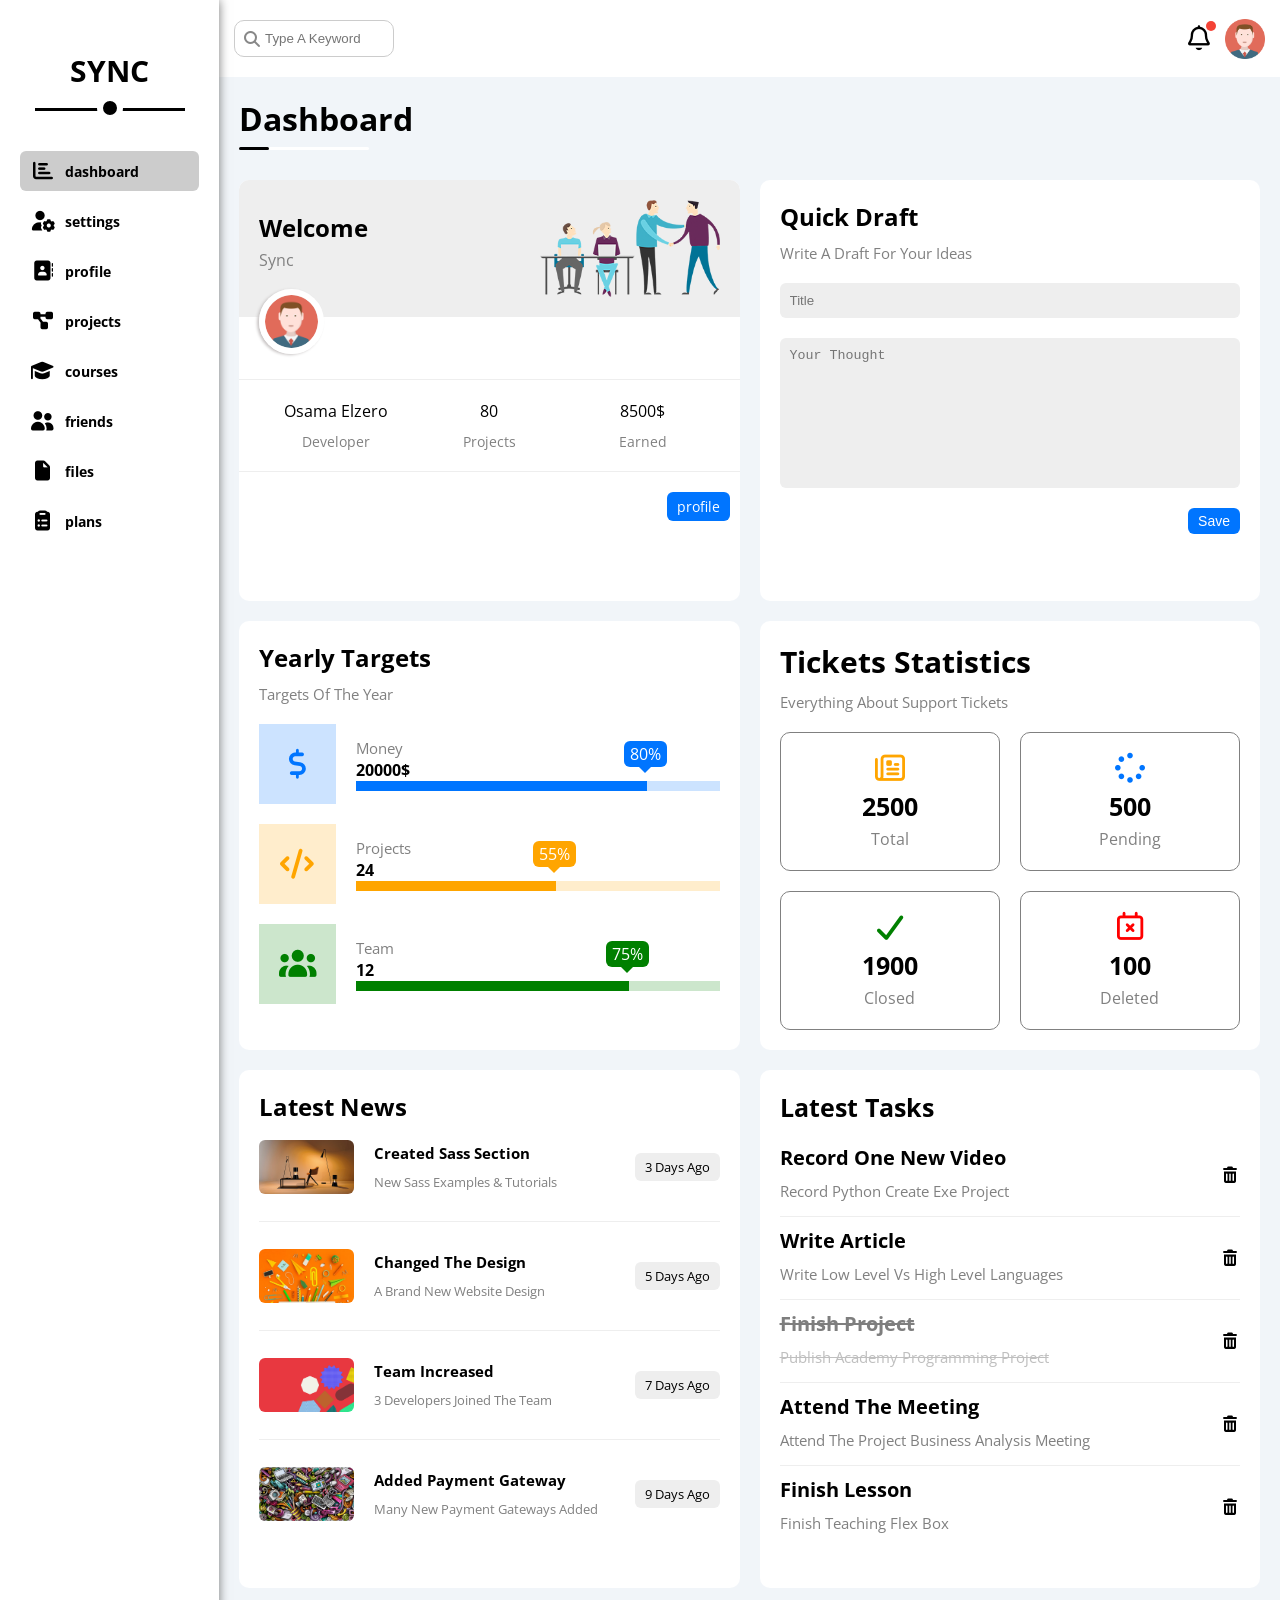
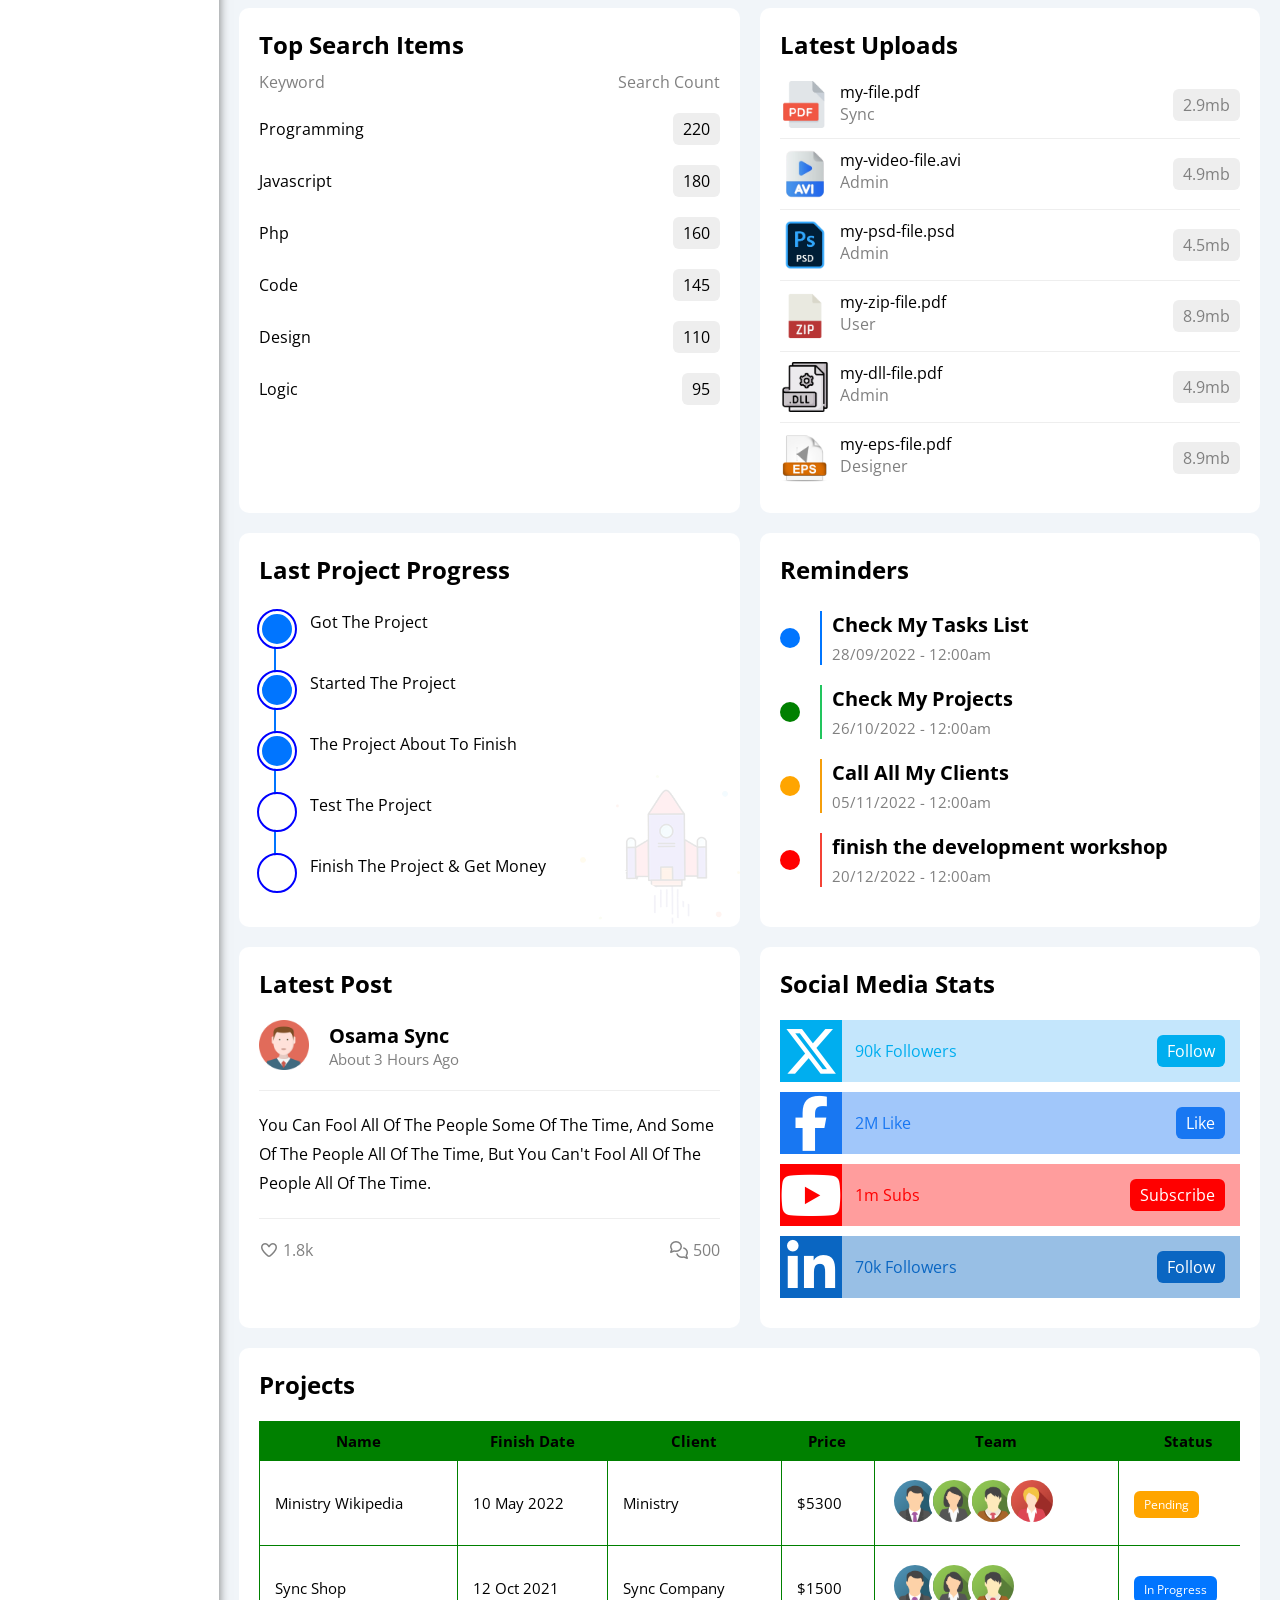
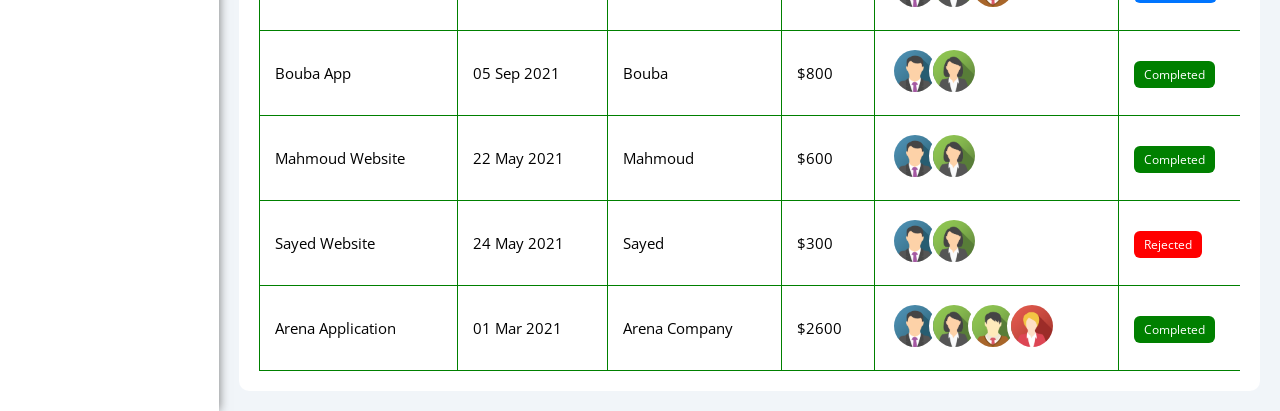
<file: index.html>
<!DOCTYPE html>
<html lang="en">
<head>
    <meta charset="UTF-8">
    <meta name="viewport" content="width=device-width, initial-scale=1.0">
    <link rel="stylesheet" href="css/main.css" />
    <link rel="stylesheet" href="css/framework.css" />
    <link rel="preconnect" href="https://fonts.googleapis.com" />
    <link rel="preconnect" href="https://fonts.gstatic.com" crossorigin />
    <link href="https://fonts.googleapis.com/css2?family=Open+Sans:ital,wght@0,300..800;1,300..800&display=swap" rel="stylesheet" />
    <link rel="stylesheet" href="css/all.min.css" />
    <title>dashboard</title>
</head>
<body>
    <div class="page d-flex">
        <div class="sidebar bg-white p-20 p-relative">
            <h3 class="txt-c p-relative">sync</h3>
            <ul>
                <li>
                    <a class="active d-flex fs-14 align-center c-black rad-6 pad-10" href="index.html">
                        <i class="fa-solid fa-chart-bar"></i>
                        <span>dashboard</span>                      
                    </a>
                </li>
                <li>
                    <a class="d-flex fs-14 align-center c-black rad-6 pad-10" href="settings.html">
                        <i class="fa-solid fa-user-gear"></i>
                        <span>settings</span>
                    </a>
                </li>
                <li>
                    <a class="d-flex fs-14 align-center c-black rad-6 pad-10" href="profile.html">
                        <i class="fa-solid fa-address-book"></i>
                        <span>profile</span>
                    </a>
                </li>
                <li>
                    <a class="d-flex fs-14 align-center c-black rad-6 pad-10" href="projects.html">
                        <i class="fa-solid fa-diagram-project"></i>
                        <span>projects</span>
                    </a>
                </li>
                <li>
                    <a class="d-flex fs-14 align-center c-black rad-6 pad-10" href="courses.html">
                        <i class="fa-solid fa-graduation-cap"></i>
                        <span>courses</span>
                    </a>
                </li>
                <li>
                    <a class="d-flex fs-14 align-center c-black rad-6 pad-10" href="friends.html">
                        <i class="fa-solid fa-user-group"></i>
                        <span>friends</span>
                    </a>
                </li>
                <li>
                    <a class="d-flex fs-14 align-center c-black rad-6 pad-10" href="files.html">
                        <i class="fa-solid fa-file"></i>
                        <span>files</span>
                    </a>
                </li>
                <li>
                    <a class="d-flex fs-14 align-center c-black rad-6 pad-10" href="plans.html">
                        <i class="fa-solid fa-clipboard-list"></i>
                        <span>plans</span>
                    </a>
                </li>
            </ul>
        </div>
        <div class="content w-full">
            <!-- start head -->
            <div class="head bg-white p-15 d-flex between-flex">
                <div class="search p-relative">
                    <input class="p-10 rad-10" type="search" name="search" placeholder="type a keyword">
                </div>
                <div class="icons d-flex align-center">
                    <span class="notification p-relative">
                        <i class="fa-regular fa-bell"></i>
                    </span>
                    <img src="image/avatar.png" alt="">
                </div>
            </div>
            <!-- end head -->
            <h1 class="p-relative">dashboard</h1>
            <div class="wrapper d-grid g-20">
                <!-- start welcome box -->
                <div class="welcome bg-white rad-10 txt-c-mobile block-mobile">
                    <div class="intro d-flex between-flex p-20 bg-eee">
                        <div>
                            <h2 class="m-0">welcome</h2>
                            <p class="c-grey mt-5">sync</p>
                        </div>
                        <img src="image/welcome.png" alt="">
                    </div>
                    <img src="image/avatar.png" alt="">
                    <div class="body txt-c d-flex p-20 mt-20 mb-20 block-mobile">
                        <div>
                            osama elzero
                            <span class="d-block c-grey fs-14 mt-10">developer</span>
                        </div>
                        <div>
                            80
                            <span class="d-block c-grey fs-14 mt-10">projects</span>
                        </div>
                        <div>
                            8500$
                            <span class="d-block c-grey fs-14 mt-10">earned</span>
                        </div>  
                    </div>
                    <a href="profile.html" class="visit btn-shape fs-14 bg-blue c-white w-fit d-block">profile</a>
                </div>
                <!-- end welcome box -->
                <!-- start quick draft -->
                <div class="quick-draft p-20 bg-white rad-10">
                    <h2 class="mt-0 mb-10">quick draft</h2>
                    <p class="mt-0 mb-20 c-grey fs-15">write a draft for your ideas</p>
                    <form action="">
                        <input class="d-block mb-20 w-full p-10 b-none bg-eee rad-6" type="text" placeholder="title">
                        <textarea class="d-block p-10 mb-20 w-full b-none bg-eee rad-6" name="textarea" id="" placeholder="your thought"></textarea>
                        <input class="save d-block b-none bg-blue c-white w-fit fs-14 btn-shape" type="submit" value="save">
                    </form>
                </div>
                <!-- end quick draft -->
                <!-- start yearly targets -->
                <div class="targets p-20 bg-white rad-10">
                    <h2 class="mt-0 mb-10">yearly targets</h2>
                    <p class="mt-0 mb-20 c-grey fs-15">targets of the year</p>
                    <div class="target-row mb-20 center-flex">
                        <div class="icon bg-blue-op center-flex">
                            <i class="fa-solid fa-dollar-sign c-blue"></i>
                        </div>
                        <div class="details">
                            <span class="c-grey fs-15">money</span>
                            <span class="d-block fw-bold">20000$</span>
                            <div class="progress bg-blue-op p-relative">
                                <span class="bg-blue blue" style="width: 80%;">
                                    <span class="num first bg-blue rad-6 pad-10">80%</span>
                                </span>
                            </div>
                        </div>
                    </div>
                    <div class="target-row mb-20 center-flex">
                        <div class="icon bg-orange-op center-flex">
                            <i class="fa-solid fa-code c-orange"></i>
                        </div>
                        <div class="details">
                            <span class="c-grey fs-15">projects</span>
                            <span class="d-block fw-bold">24</span>
                            <div class="progress bg-orange-op p-relative">
                                <span class="bg-orange second blue" style="width: 55%;">
                                    <span class="num second bg-orange rad-6 pad-10">55%</span>
                                </span>
                            </div>
                        </div>
                    </div>
                    <div class="target-row mb-20 center-flex">
                        <div class="icon bg-green-op third center-flex">
                            <i class="fa-solid fa-users c-green"></i>
                        </div>
                        <div class="details">
                            <span class="c-grey fs-15">team</span>
                            <span class="d-block fw-bold">12</span>
                            <div class="progress bg-green-op p-relative">
                                <span class="bg-green blue" style="width: 75%;">
                                    <span class="num third bg-green rad-6 pad-10">75%</span>
                                </span>
                            </div>
                        </div>
                    </div>
                </div>
                <!-- end yearly targets -->
                <!-- start Tickets Statistics -->
                <div class="tickets p-20 bg-white rad-10">
                    <h2 class="mt-0 mb-10">
                        tickets statistics
                    </h2>
                    <p class="mt-0 mb-20 c-grey fs-15">
                        everything about support tickets
                    </p>
                    <div class="box center-flex f-wrap g-20 txt-c">
                        <div class="box-s p-20 rad-10">
                            <i class="fa-regular fa-newspaper c-orange"></i>
                            <span class="fw-bold d-block">2500</span>
                            <span class="c-grey">total</span>
                        </div>
                        <div class="box-s p-20 rad-10">
                            <i class="fa-solid fa-spinner c-blue"></i>
                            <span class="fw-bold d-block">500</span>
                            <span class="c-grey">pending</span>
                        </div>
                        <div class="box-s p-20 rad-10">
                            <i class="fa-solid fa-check c-green"></i>
                            <span class="fw-bold d-block">1900</span>
                            <span class="c-grey">closed</span>
                        </div>
                        <div class="box-s p-20 rad-10">
                            <i class="fa-regular fa-calendar-xmark c-red"></i>
                            <span class="fw-bold d-block">100</span>
                            <span class="c-grey">deleted</span>
                        </div>
                    </div>
                </div>
                <!-- end Tickets Statistics -->
                <!-- start latest news -->
                <div class="latest-news p-20 rad-10 bg-white">
                    <h2 class="mt-0 mb-10 txt-c-mobile">latest news</h2>
                    <div class="news-row d-flex align-center">
                        <img class="rad-6" src="image/news-01.png" alt="">
                        <div class="info">
                            <h3 class="text-capital mt-10 mb-10 txt-c-mobile">created sass section</h3>
                            <p class="c-grey text-capital mt-0 mb-10">new sass examples & tutorials</p>
                        </div>
                        <div class="btn-shape bg-eee fs-13 text-capital label">3 days ago</div>
                    </div>
                    <div class="news-row d-flex align-center">
                        <img class="rad-6" src="image/news-02.png" alt="">
                        <div class="info">
                            <h3 class="text-capital mt-10 mb-10 txt-c-mobile">changed the design</h3>
                            <p class="c-grey text-capital mt-0 mb-10">a brand new website design</p>
                        </div>
                        <div class="btn-shape bg-eee fs-13 text-capital label">5 days ago</div>
                    </div>
                    <div class="news-row d-flex align-center">
                        <img class="rad-6" src="image/news-03.png" alt="">
                        <div class="info">
                            <h3 class="text-capital mt-10 mb-10 txt-c-mobile">team increased</h3>
                            <p class="c-grey text-capital mt-0 mb-10">3 developers joined the team</p>
                        </div>
                        <div class="btn-shape bg-eee fs-13 text-capital label">7 days ago</div>
                    </div>
                    <div class="news-row d-flex align-center">
                        <img class="rad-6" src="image/news-04.png" alt="">
                        <div class="info">
                            <h3 class="text-capital mt-10 mb-10 txt-c-mobile">added payment gateway</h3>
                            <p class="c-grey text-capital mt-0 mb-10">many new payment gateways added</p>
                        </div>
                        <div class="btn-shape bg-eee fs-13 text-capital label">9 days ago</div>
                    </div>
                </div>
                <!-- end latest news -->
                <!-- start latest tasks -->
                <div class="tasks p-20 bg-white rad-10">
                    <h2 class="mt-0 mb-10 text-capital">latest tasks</h2>
                    <div class="task-row d-flex between-flex">
                        <div class="info">
                            <h3 class="text-capital">record one new video</h3>
                            <p class="text-capital c-grey">record python create exe project</p>
                        </div>
                        <i class="fa-solid fa-trash-can delete"></i>
                    </div>
                    <div class="task-row d-flex between-flex">
                        <div class="info">
                            <h3 class="text-capital">write article</h3>
                            <p class="text-capital c-grey">write low level vs high level languages</p>
                        </div>
                        <i class="fa-solid fa-trash-can delete"></i>
                    </div>
                    <div class="task-row d-flex between-flex">
                        <div class="info">
                            <h3 class="text-capital">finish project</h3>
                            <p class="text-capital c-grey">publish academy programming project</p>
                        </div>
                        <i class="fa-solid fa-trash-can delete"></i>
                    </div>
                    <div class="task-row d-flex between-flex">
                        <div class="info">
                            <h3 class="text-capital">attend the meeting</h3>
                            <p class="text-capital c-grey">attend the project business analysis meeting</p>
                        </div>
                        <i class="fa-solid fa-trash-can delete"></i>
                    </div>
                    <div class="task-row d-flex between-flex">
                        <div class="info">
                            <h3 class="text-capital">finish lesson</h3>
                            <p class="text-capital c-grey">finish teaching flex box</p>
                        </div>
                        <i class="fa-solid fa-trash-can delete"></i>
                    </div>
                </div>
                <!-- end latest tasks -->
                <!-- start top search items -->
                <div class="search-items p-20 bg-white rad-10">
                    <h2 class="mt-0 mb-10 text-capital">top search items</h2>
                    <div class="items-head d-flex between-flex mb-10 c-grey">
                        <div class="text-capital">keyword</div>
                        <div class="text-capital">search count</div>
                    </div>
                    <div class="items d-flex between-flex pt-10 pb-10">
                        <span class="text-capital text-capital">programming</span>
                        <span class="btn-shape bg-eee">220</span>
                    </div>
                    <div class="items d-flex between-flex pt-10 pb-10">
                        <span class="text-capital text-capital">javascript</span>
                        <span class="btn-shape bg-eee">180</span>
                    </div>
                    <div class="items d-flex between-flex pt-10 pb-10">
                        <span class="text-capital text-capital">php</span>
                        <span class="btn-shape bg-eee">160</span>
                    </div>
                    <div class="items d-flex between-flex pt-10 pb-10">
                        <span class="text-capital text-capital">code</span>
                        <span class="btn-shape bg-eee">145</span>
                    </div>
                    <div class="items d-flex between-flex pt-10 pb-10">
                        <span class="text-capital text-capital">design</span>
                        <span class="btn-shape bg-eee">110</span>
                    </div>
                    <div class="items d-flex between-flex pt-10 pb-10">
                        <span class="text-capital text-capital">logic</span>
                        <span class="btn-shape bg-eee">95</span>
                    </div>
                </div>
                <!-- end top search items -->
                <!-- start latest uploads -->
                <div class="latest-uploads p-20 bg-white rad-10">
                    <h2 class="mt-0 mb-10 text-capital">latest uploads</h2>
                    <ul>
                        <li class="d-flex between-flex pb-10 pt-10">
                            <div class="d-flex">
                                <img src="image/pdf.png" alt="">
                                <div>
                                    <span class="d-block">my-file.pdf</span>
                                    <span class="c-grey text-capital d-block">sync</span>
                                </div>                       
                            </div>
                            <div class="btn-shape c-grey bg-eee">
                                2.9mb
                            </div>
                        </li>
                        <li class="d-flex between-flex pb-10 pt-10">
                            <div class="d-flex">
                                <img src="image/avi.png" alt="">
                                <div>
                                    <span class="d-block">my-video-file.avi</span>
                                    <span class="c-grey text-capital d-block">admin</span>
                                </div>                       
                            </div>
                            <div class="btn-shape c-grey bg-eee">
                                4.9mb
                            </div>
                        </li>
                        <li class="d-flex between-flex pb-10 pt-10">
                            <div class="d-flex">
                                <img src="image/psd.png" alt="">
                                <div>
                                    <span class="d-block">my-psd-file.psd</span>
                                    <span class="c-grey text-capital d-block">admin</span>
                                </div>                       
                            </div>
                            <div class="btn-shape c-grey bg-eee">
                                4.5mb
                            </div>
                        </li>
                        <li class="d-flex between-flex pb-10 pt-10">
                            <div class="d-flex">
                                <img src="image/zip.png" alt="">
                                <div>
                                    <span class="d-block">my-zip-file.pdf</span>
                                    <span class="c-grey text-capital d-block">user</span>
                                </div>                       
                            </div>
                            <div class="btn-shape c-grey bg-eee">
                                8.9mb
                            </div>
                        </li>
                        <li class="d-flex between-flex pb-10 pt-10">
                            <div class="d-flex">
                                <img src="image/dll.png" alt="">
                                <div>
                                    <span class="d-block">my-dll-file.pdf</span>
                                    <span class="c-grey text-capital d-block">admin</span>
                                </div>                       
                            </div>
                            <div class="btn-shape c-grey bg-eee">
                                4.9mb
                            </div>
                        </li>
                        <li class="d-flex between-flex pb-10 pt-10">
                            <div class="d-flex">
                                <img src="image/eps.webp" alt="">
                                <div>
                                    <span class="d-block">my-eps-file.pdf</span>
                                    <span class="c-grey text-capital d-block">designer</span>
                                </div>                       
                            </div>
                            <div class="btn-shape c-grey bg-eee">
                                8.9mb
                            </div>
                        </li>
                    </ul>
                </div>
                <!-- end latest uploads -->
                <!-- start last project progress -->
                <div class="last-project bg-white p-20 rad-10 p-relative">
                    <h2 class="mt-0 mb-25 text-capital">last project progress</h2>
                    <ul class="m-0 p-relative">
                        <li class="text-capital d-flex mt-25 done">got the project</li>
                        <li class="text-capital d-flex mt-25 done">started the project</li>
                        <li class="text-capital d-flex mt-25 done">the project about to finish</li>
                        <li class="text-capital d-flex mt-25 current">test the project</li>
                        <li class="text-capital d-flex mt-25">finish the project & get money</li>
                    </ul>
                    <img class="launch hide-mobile" src="image/project.png" alt="">
                </div>
                <!-- end last project progress -->
                <!-- start reminders -->
                <div class="reminders p-20 bg-white rad-10">
                    <h2 class="mt-0 mb-25 text-capital">reminders</h2>
                    <ul class="m-0">
                        <li class="d-flex center-flex">
                            <span class="bg-blue mr-20"></span>
                            <div>
                                <p class="mt-0 mb-5 text-capital">check my tasks list</p>
                                <span class="c-grey mt-0 mb-5">28/09/2022 - 12:00am</span>
                            </div>
                        </li>
                        <li class="d-flex center-flex">
                            <span class="bg-green mr-20"></span>
                            <div>
                                <p class="mt-0 mb-5 text-capital">check my projects</p>
                                <span class="c-grey mt-0 mb-5">26/10/2022 - 12:00am</span>
                            </div>
                        </li>
                        <li class="d-flex center-flex">
                            <span class="bg-orange mr-20"></span>
                            <div>
                                <p class="mt-0 mb-5 text-capital">Call All My Clients</p>
                                <span class="c-grey mt-0 mb-5">05/11/2022 - 12:00am</span>
                            </div>
                        </li>
                        <li class="d-flex center-flex">
                            <span class="bg-red mr-20"></span>
                            <div>
                                <p class="mt-0 mb-5">finish the development workshop</p>
                                <span class="c-grey mt-0 mb-5">20/12/2022 - 12:00am</span>
                            </div>
                        </li>
                    </ul>
                </div>
                <!-- end reminders -->
                <!-- start latest post -->
                <div class="latest-post p-20 bg-white rad-10">
                    <h2 class="mt-0 mb-20 text-capital">latest post</h2>
                    <div class="d-flex center-flex mb-10 pb-20">
                        <img src="image/avatar.png" alt="">
                        <div>
                            <span class="text-capital fw-bold d-block fs-20">osama sync</span>
                            <span class="text-capital c-grey d-block fs-15">about 3 hours ago</span>
                        </div>
                    </div>
                    <div class="paragraph pt-10 pb-20">
                        <p class="text-capital m-0 txt-c-mobile">
                            You can fool all of the people some of the time, and some of the people all of the time, but you can't fool all of the people all of the time.
                        </p>
                    </div>
                    <div class="icons d-flex between-flex pt-20">
                        <div>
                            <i class="fa-regular fa-heart c-grey"></i>
                            <span class="c-grey">1.8k</span>
                        </div>
                        <div>
                            <i class="fa-regular fa-comments c-grey"></i>
                            <span class="c-grey">500</span>
                        </div>
                    </div>
                </div>
                <!-- end latest post -->
                <!-- start social media -->
                <div class="social-media p-20 bg-white rad-10">
                    <h2 class="mt-0 mb-20 text-capital">social media stats</h2>
                    <div class="box x p-15 mb-10 p-relative d-flex between-flex">
                        <i class="fa-brands fa-x-twitter c-white h-full"></i>
                        <span class="c-blue text-capital">90k followers</span>
                        <a class="link btn-shape c-white text-capital bg-blue" href="#">follow</a>
                    </div>
                    <div class="box facebook p-15 mb-10 p-relative d-flex between-flex">
                        <i class="fa-brands fa-facebook-f h-full c-white"></i>
                        <span class="c-blue text-capital">2M like</span>
                        <a class="link btn-shape c-white text-capital bg-blue" href="#">like</a>
                    </div>
                    <div class="box youtube p-15 mb-10 p-relative d-flex between-flex">
                        <i class="fa-brands fa-youtube h-full c-white"></i>
                        <span class="c-blue text-capital">1m subs</span>
                        <a class="link btn-shape c-white text-capital bg-blue" href="#">subscribe</a>
                    </div>
                    <div class="box linkedin p-15 mb-10 p-relative d-flex between-flex">
                        <i class="fa-brands fa-linkedin-in h-full c-white"></i>
                        <span class="c-blue text-capital">70k followers</span>
                        <a class="link btn-shape c-white text-capital bg-blue" href="#">follow</a>
                    </div>
                </div>
                <!-- end social media -->
            </div>
            <!-- start projects table -->
            <div class="projects p-20 rad-10 bg-white m-20 d-grid">
                <h2 class="text-capital mt-0 mb-20">projects</h2>
                <div class="responsive-table">
                    <table class="fs-15 w-full">
                        <thead class="">
                            <tr class="text-capital bg-green fw-bold">
                                <th>name</th>
                                <th>finish date</th>
                                <th>client</th>
                                <th>price</th>
                                <th>team</th>
                                <th>status</th>
                            </tr>
                        </thead>
                        <tbody>
                            <tr class="text-capital">
                                <td>ministry wikipedia</td>
                                <td>10 may 2022</td>
                                <td>ministry</td>
                                <td>$5300</td>
                                <td>
                                    <img class="img-resize" src="image/team-01.png" alt="">
                                    <img class="img-resize" src="image/team-02.png" alt="">
                                    <img class="img-resize" src="image/team-03.png" alt="">
                                    <img class="img-resize" src="image/team-04.png" alt="">
                                </td>
                                <td><span class="label btn-shape bg-orange c-white">pending</span></td>
                            </tr>
                            <tr class="text-capital">
                                <td>sync shop</td>
                                <td>12 oct 2021</td>
                                <td>sync Company</td>
                                <td>$1500</td>
                                <td>
                                    <img class="img-resize" src="image/team-01.png" alt="">
                                    <img class="img-resize" src="image/team-02.png" alt="">
                                    <img class="img-resize" src="image/team-03.png" alt="">
                                </td>
                                <td><span class="label btn-shape c-white bg-blue">in progress</span></td>
                            </tr>
                            <tr class="text-capital">
                                <td>bouba app</td>
                                <td>05 Sep 2021</td>
                                <td>bouba</td>
                                <td>$800</td>
                                <td>
                                    <img class="img-resize" src="image/team-01.png" alt="">
                                    <img class="img-resize" src="image/team-02.png" alt="">
                                </td>
                                <td><span class="label btn-shape c-white bg-green">Completed</span></td>
                            </tr>
                            <tr class="text-capital">
                                <td>mahmoud website</td>
                                <td>22 May 2021</td>
                                <td>mahmoud</td>
                                <td>$600</td>
                                <td>
                                    <img class="img-resize" src="image/team-01.png" alt="">
                                    <img class="img-resize" src="image/team-02.png" alt="">
                                </td>
                                <td><span class="label btn-shape c-white bg-green">completed</span></td>
                            </tr>
                            <tr class="text-capital">
                                <td>sayed website</td>
                                <td>24 may 2021</td>
                                <td>sayed</td>
                                <td>$300</td>
                                <td>
                                    <img class="img-resize" src="image/team-01.png" alt="">
                                    <img class="img-resize" src="image/team-02.png" alt="">
                                </td>
                                <td><span class="label text-capital btn-shape c-white bg-red">rejected</span></td>
                            </tr>
                            <tr class="text-capital">
                                <td>arena application</td>
                                <td>01 Mar 2021</td>
                                <td>arena company</td>
                                <td>$2600</td>
                                <td>
                                    <img class="img-resize" src="image/team-01.png" alt="">
                                    <img class="img-resize" src="image/team-02.png" alt="">
                                    <img class="img-resize" src="image/team-03.png" alt="">
                                    <img class="img-resize" src="image/team-04.png" alt="">
                                </td>
                                <td><span class="label btn-shape c-white bg-green">completed</span></td>
                            </tr>
                        </tbody>
                    </table>
                </div>
            </div>
            <!-- end  projects table -->
        </div>
    </div>
</body>
</html>
</file>
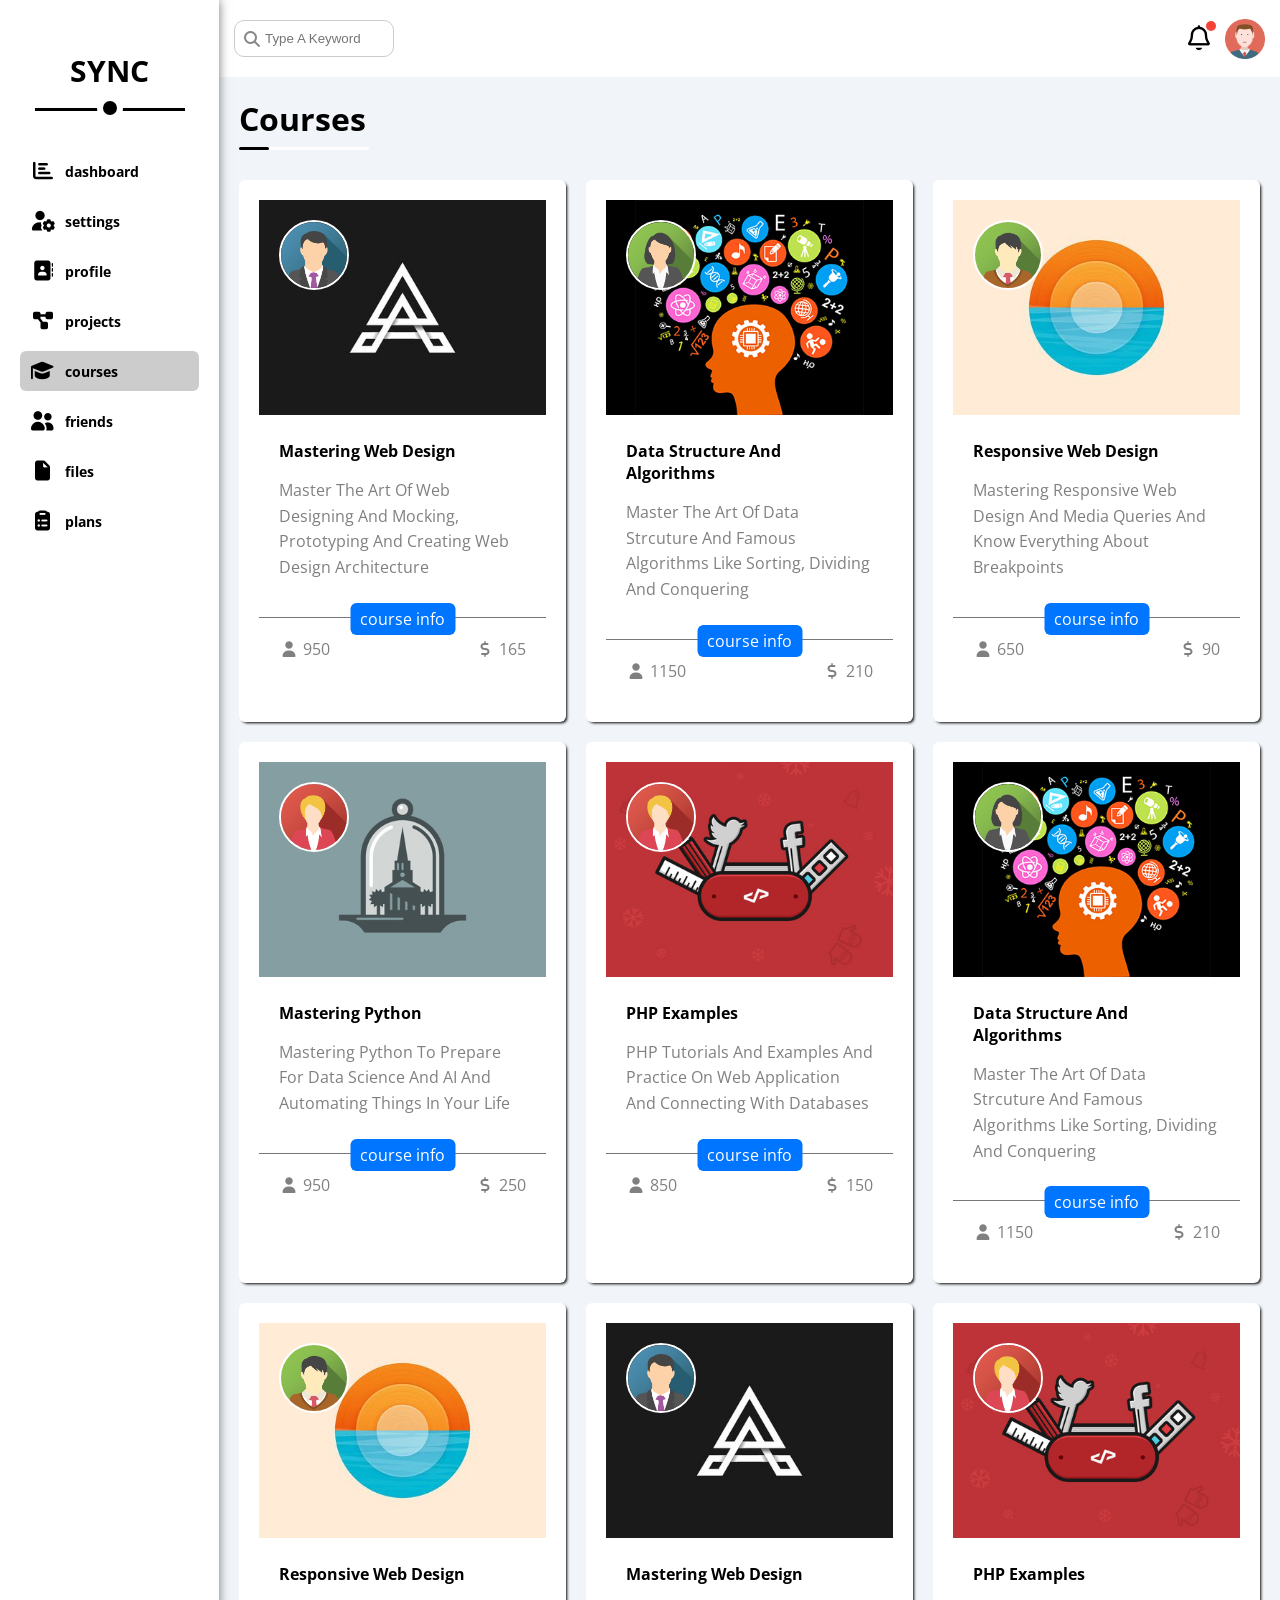
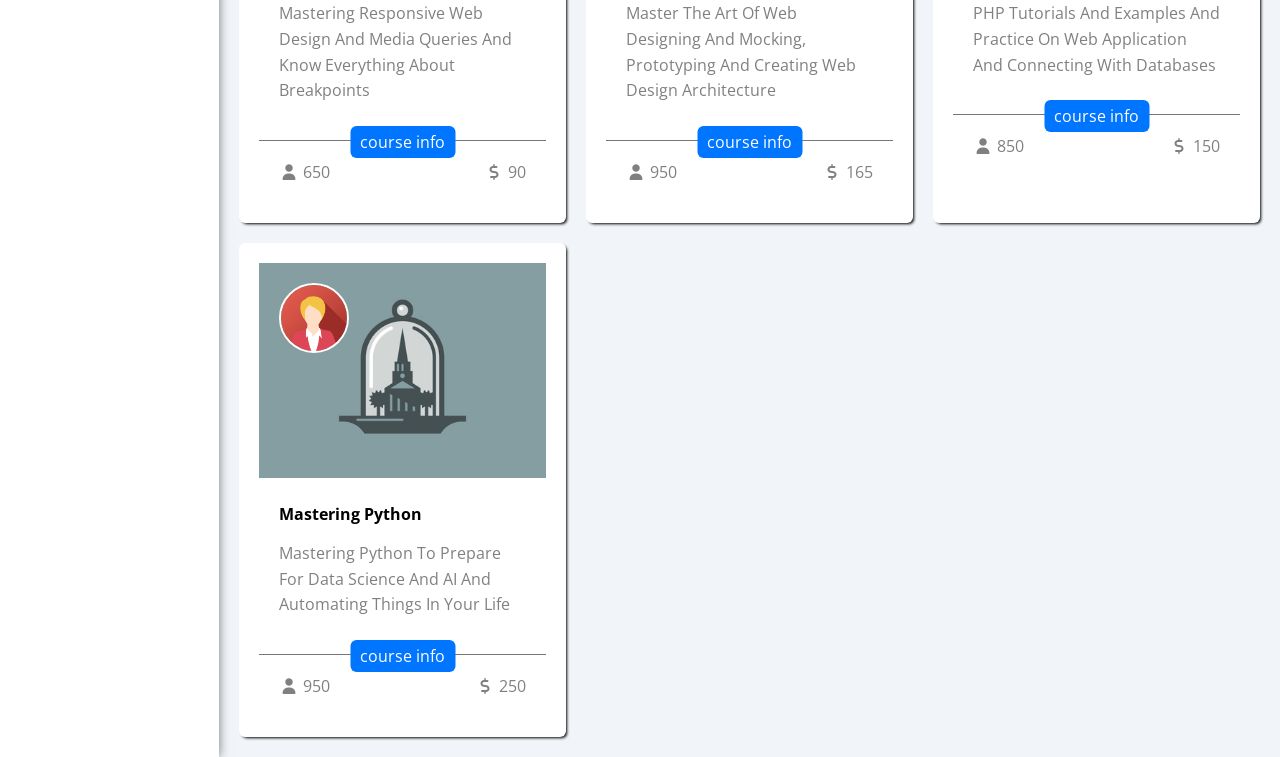
<file: courses.html>
<!DOCTYPE html>
<html lang="en">
<head>
    <meta charset="UTF-8">
    <meta name="viewport" content="width=device-width, initial-scale=1.0">
    <link rel="stylesheet" href="css/main.css" />
    <link rel="stylesheet" href="css/framework.css" />
    <link rel="preconnect" href="https://fonts.googleapis.com" />
    <link rel="preconnect" href="https://fonts.gstatic.com" crossorigin />
    <link href="https://fonts.googleapis.com/css2?family=Open+Sans:ital,wght@0,300..800;1,300..800&display=swap" rel="stylesheet" />
    <link rel="stylesheet" href="css/all.min.css" />
    <title>Courses</title>
</head>
<body>
    <div class="page d-flex">
        <div class="sidebar bg-white p-20 p-relative">
            <h3 class="txt-c p-relative">sync</h3>
            <ul>
                <li>
                    <a class="d-flex fs-14 align-center c-black rad-6 pad-10" href="index.html">
                        <i class="fa-solid fa-chart-bar"></i>
                        <span>dashboard</span>                      
                    </a>
                </li>
                <li>
                    <a class="d-flex fs-14 align-center c-black rad-6 pad-10" href="settings.html">
                        <i class="fa-solid fa-user-gear"></i>
                        <span>settings</span>
                    </a>
                </li>
                <li>
                    <a class="d-flex fs-14 align-center c-black rad-6 pad-10" href="profile.html">
                        <i class="fa-solid fa-address-book"></i>
                        <span>profile</span>
                    </a>
                </li>
                <li>
                    <a class="d-flex fs-14 align-center c-black rad-6 pad-10" href="projects.html">
                        <i class="fa-solid fa-diagram-project"></i>
                        <span>projects</span>
                    </a>
                </li>
                <li>
                    <a class="active d-flex fs-14 align-center c-black rad-6 pad-10" href="courses.html">
                        <i class="fa-solid fa-graduation-cap"></i>
                        <span>courses</span>
                    </a>
                </li>
                <li>
                    <a class="d-flex fs-14 align-center c-black rad-6 pad-10" href="friends.html">
                        <i class="fa-solid fa-user-group"></i>
                        <span>friends</span>
                    </a>
                </li>
                <li>
                    <a class="d-flex fs-14 align-center c-black rad-6 pad-10" href="files.html">
                        <i class="fa-solid fa-file"></i>
                        <span>files</span>
                    </a>
                </li>
                <li>
                    <a class="d-flex fs-14 align-center c-black rad-6 pad-10" href="plans.html">
                        <i class="fa-solid fa-clipboard-list"></i>
                        <span>plans</span>
                    </a>
                </li>
            </ul>
        </div>
        <div class="content w-full">
            <!-- start head -->
            <div class="head bg-white p-15 d-flex between-flex">
                <div class="search p-relative">
                    <input class="p-10 rad-10" type="search" name="search" placeholder="type a keyword">
                </div>
                <div class="icons d-flex align-center">
                    <span class="notification p-relative">
                        <i class="fa-regular fa-bell"></i>
                    </span>
                    <img src="image/avatar.png" alt="">
                </div>
            </div>
            <!-- end head -->
            <h1 class="p-relative text-capital">courses</h1>
            <!-- start courses page -->
            <div class="courses-page d-grid m-20">
                <!-- start course web design -->
                <div class="course bg-white p-20 rad-6 p-relative">
                    <img class="cover" src="image/course-01.jpg" alt="">
                    <img class="instructor" src="image/team-01.png" alt="">
                    <div class="p-20">
                        <h4 class="m-0 text-capital">mastering web design</h4>
                        <p class="c-grey text-capital description" mt-15 mb-15>Master The Art Of Web Designing And Mocking, Prototyping And Creating Web Design Architecture</p>
                    </div>
                    <div class="info p-20 p-relative d-flex between-flex">
                        <span class="title btn-shape c-white bg-blue">course info</span>
                        <span class="c-grey">
                            <i class="fa-solid fa-user"></i>
                            950
                        </span>
                        <span class="c-grey">
                            <i class="fa-solid fa-dollar-sign"></i>
                            165
                        </span>
                    </div>
                </div>
                <!-- end course web design -->
                <!-- start Data Structure And Algorithms -->
                <div class="course bg-white p-20 rad-6 p-relative">
                    <img class="cover" src="image/course-02.jpg" alt="">
                    <img class="instructor" src="image/team-02.png" alt="">
                    <div class="p-20">
                        <h4 class="m-0 text-capital">Data Structure And Algorithms</h4>
                        <p class="c-grey text-capital description" mt-15 mb-15>Master The Art Of Data Strcuture And Famous Algorithms Like Sorting, Dividing And Conquering</p>
                    </div>
                    <div class="info p-20 p-relative d-flex between-flex">
                        <span class="title btn-shape c-white bg-blue">course info</span>
                        <span class="c-grey">
                            <i class="fa-solid fa-user"></i>
                            1150
                        </span>
                        <span class="c-grey">
                            <i class="fa-solid fa-dollar-sign"></i>
                            210
                        </span>
                    </div>
                </div> 
                <!-- start Data Structure And Algorithms --> 
                <!-- start Responsive Web Design -->
                <div class="course bg-white p-20 rad-6 p-relative">
                    <img class="cover" src="image/course-03.jpg" alt="">
                    <img class="instructor" src="image/team-03.png" alt="">
                    <div class="p-20">
                        <h4 class="m-0 text-capital">Responsive Web Design</h4>
                        <p class="c-grey text-capital description" mt-15 mb-15>Mastering Responsive Web Design And Media Queries And Know Everything About Breakpoints</p>
                    </div>
                    <div class="info p-20 p-relative d-flex between-flex">
                        <span class="title btn-shape c-white bg-blue">course info</span>
                        <span class="c-grey">
                            <i class="fa-solid fa-user"></i>
                            650
                        </span>
                        <span class="c-grey">
                            <i class="fa-solid fa-dollar-sign"></i>
                            90
                        </span>
                    </div>
                </div> 
                <!-- end Responsive Web Design -->
                <!-- start Mastering Python -->
                <div class="course bg-white p-20 rad-6 p-relative">
                    <img class="cover" src="image/course-04.jpg" alt="">
                    <img class="instructor" src="image/team-04.png" alt="">
                    <div class="p-20">
                        <h4 class="m-0 text-capital">Mastering Python</h4>
                        <p class="c-grey text-capital description" mt-15 mb-15>Mastering Python To Prepare For Data Science And AI And Automating Things in Your Life</p>
                    </div>
                    <div class="info p-20 p-relative d-flex between-flex">
                        <span class="title btn-shape c-white bg-blue">course info</span>
                        <span class="c-grey">
                            <i class="fa-solid fa-user"></i>
                            950
                        </span>
                        <span class="c-grey">
                            <i class="fa-solid fa-dollar-sign"></i>
                            250
                        </span>
                    </div>
                </div> 
                <!-- end Mastering Python -->
                <!-- start PHP Examples -->
                <div class="course bg-white p-20 rad-6 p-relative">
                    <img class="cover" src="image/course-05.jpg" alt="">
                    <img class="instructor" src="image/team-05.png" alt="">
                    <div class="p-20">
                        <h4 class="m-0 text-capital">PHP Examples</h4>
                        <p class="c-grey text-capital description" mt-15 mb-15>PHP Tutorials And Examples And Practice On Web Application And Connecting With Databases</p>
                    </div>
                    <div class="info p-20 p-relative d-flex between-flex">
                        <span class="title btn-shape c-white bg-blue">course info</span>
                        <span class="c-grey">
                            <i class="fa-solid fa-user"></i>
                            850
                        </span>
                        <span class="c-grey">
                            <i class="fa-solid fa-dollar-sign"></i>
                            150
                        </span>
                    </div>
                </div> 
                <!-- end PHP Examples -->
                <!-- start Data Structure And Algorithms -->
                <div class="course bg-white p-20 rad-6 p-relative">
                    <img class="cover" src="image/course-02.jpg" alt="">
                    <img class="instructor" src="image/team-02.png" alt="">
                    <div class="p-20">
                        <h4 class="m-0 text-capital">Data Structure And Algorithms</h4>
                        <p class="c-grey text-capital description" mt-15 mb-15>Master The Art Of Data Strcuture And Famous Algorithms Like Sorting, Dividing And Conquering</p>
                    </div>
                    <div class="info p-20 p-relative d-flex between-flex">
                        <span class="title btn-shape c-white bg-blue">course info</span>
                        <span class="c-grey">
                            <i class="fa-solid fa-user"></i>
                            1150
                        </span>
                        <span class="c-grey">
                            <i class="fa-solid fa-dollar-sign"></i>
                            210
                        </span>
                    </div>
                </div> 
                <!-- start Data Structure And Algorithms -->
                <!-- start Responsive Web Design -->
                <div class="course bg-white p-20 rad-6 p-relative">
                    <img class="cover" src="image/course-03.jpg" alt="">
                    <img class="instructor" src="image/team-03.png" alt="">
                    <div class="p-20">
                        <h4 class="m-0 text-capital">Responsive Web Design</h4>
                        <p class="c-grey text-capital description" mt-15 mb-15>Mastering Responsive Web Design And Media Queries And Know Everything About Breakpoints</p>
                    </div>
                    <div class="info p-20 p-relative d-flex between-flex">
                        <span class="title btn-shape c-white bg-blue">course info</span>
                        <span class="c-grey">
                            <i class="fa-solid fa-user"></i>
                            650
                        </span>
                        <span class="c-grey">
                            <i class="fa-solid fa-dollar-sign"></i>
                            90
                        </span>
                    </div>
                </div> 
                <!-- end Responsive Web Design -->
                <!-- start course web design -->
                <div class="course bg-white p-20 rad-6 p-relative">
                    <img class="cover" src="image/course-01.jpg" alt="">
                    <img class="instructor" src="image/team-01.png" alt="">
                    <div class="p-20">
                        <h4 class="m-0 text-capital">mastering web design</h4>
                        <p class="c-grey text-capital description" mt-15 mb-15>Master The Art Of Web Designing And Mocking, Prototyping And Creating Web Design Architecture</p>
                    </div>
                    <div class="info p-20 p-relative d-flex between-flex">
                        <span class="title btn-shape c-white bg-blue">course info</span>
                        <span class="c-grey">
                            <i class="fa-solid fa-user"></i>
                            950
                        </span>
                        <span class="c-grey">
                            <i class="fa-solid fa-dollar-sign"></i>
                            165
                        </span>
                    </div>
                </div>
                <!-- end course web design -->
                <!-- start PHP Examples -->
                <div class="course bg-white p-20 rad-6 p-relative">
                    <img class="cover" src="image/course-05.jpg" alt="">
                    <img class="instructor" src="image/team-05.png" alt="">
                    <div class="p-20">
                        <h4 class="m-0 text-capital">PHP Examples</h4>
                        <p class="c-grey text-capital description" mt-15 mb-15>PHP Tutorials And Examples And Practice On Web Application And Connecting With Databases</p>
                    </div>
                    <div class="info p-20 p-relative d-flex between-flex">
                        <span class="title btn-shape c-white bg-blue">course info</span>
                        <span class="c-grey">
                            <i class="fa-solid fa-user"></i>
                            850
                        </span>
                        <span class="c-grey">
                            <i class="fa-solid fa-dollar-sign"></i>
                            150
                        </span>
                    </div>
                </div> 
                <!-- end PHP Examples -->
                <!-- start Mastering Python -->
                <div class="course bg-white p-20 rad-6 p-relative">
                    <img class="cover" src="image/course-04.jpg" alt="">
                    <img class="instructor" src="image/team-04.png" alt="">
                    <div class="p-20">
                        <h4 class="m-0 text-capital">Mastering Python</h4>
                        <p class="c-grey text-capital description" mt-15 mb-15>Mastering Python To Prepare For Data Science And AI And Automating Things in Your Life</p>
                    </div>
                    <div class="info p-20 p-relative d-flex between-flex">
                        <span class="title btn-shape c-white bg-blue">course info</span>
                        <span class="c-grey">
                            <i class="fa-solid fa-user"></i>
                            950
                        </span>
                        <span class="c-grey">
                            <i class="fa-solid fa-dollar-sign"></i>
                            250
                        </span>
                    </div>
                </div> 
                <!-- end Mastering Python -->
            </div>
            <!-- end courses page -->
        </div>
    </div>
</body>
</html>
</file>
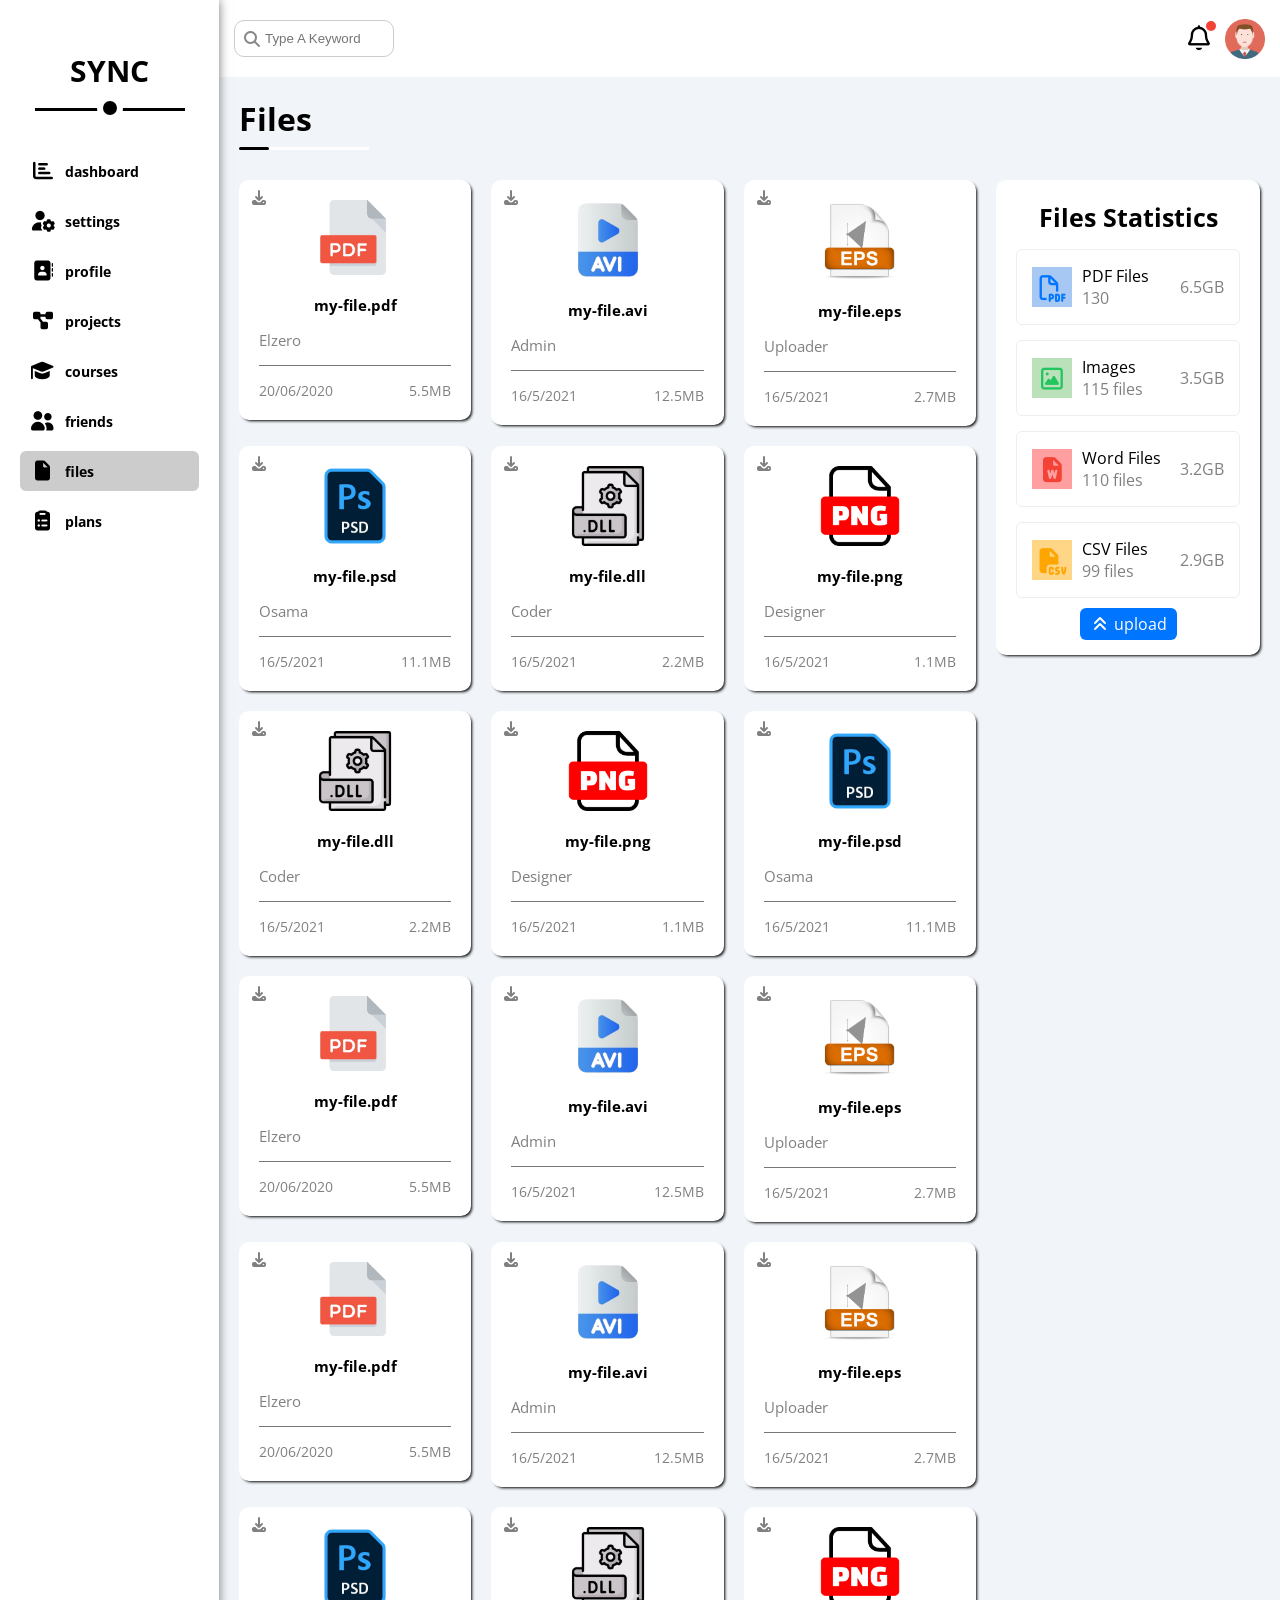
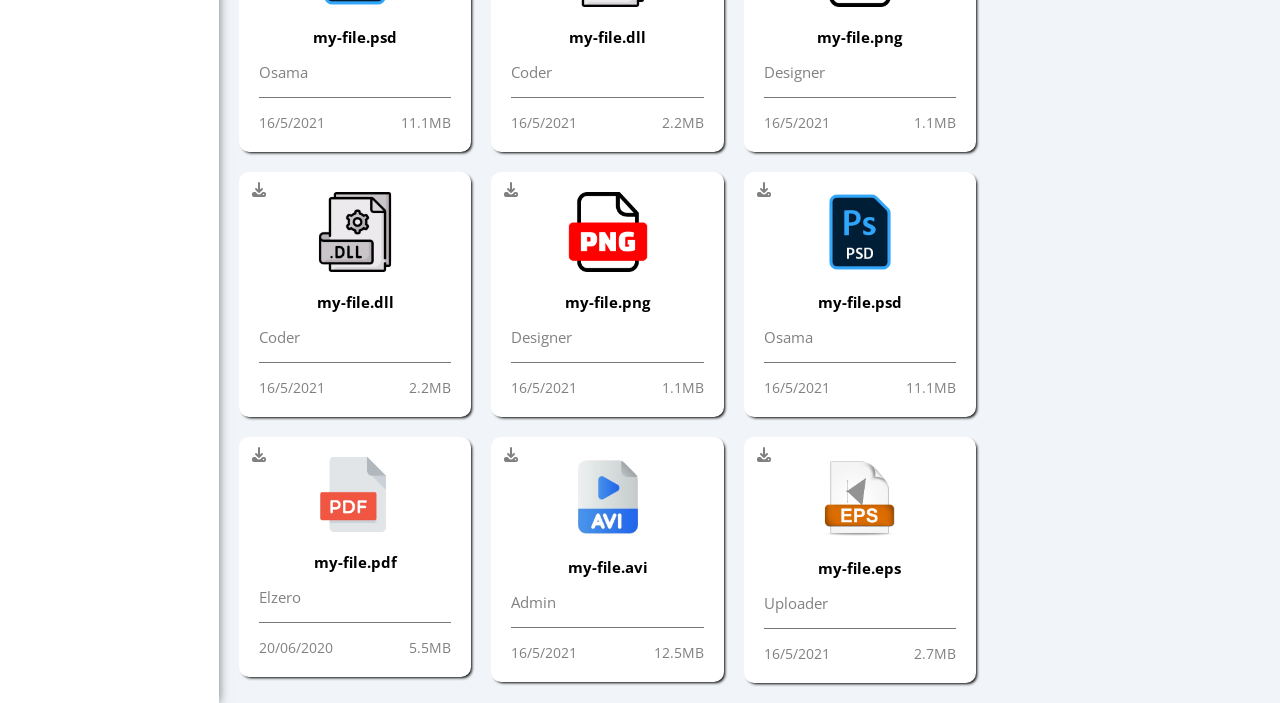
<file: files.html>
<!DOCTYPE html>
<html lang="en">
<head>
    <meta charset="UTF-8">
    <meta name="viewport" content="width=device-width, initial-scale=1.0">
    <link rel="stylesheet" href="css/main.css" />
    <link rel="stylesheet" href="css/framework.css" />
    <link rel="preconnect" href="https://fonts.googleapis.com" />
    <link rel="preconnect" href="https://fonts.gstatic.com" crossorigin />
    <link href="https://fonts.googleapis.com/css2?family=Open+Sans:ital,wght@0,300..800;1,300..800&display=swap" rel="stylesheet" />
    <link rel="stylesheet" href="css/all.min.css" />
    <title>Files</title>
</head>
<body>
    <div class="page d-flex">
        <div class="sidebar bg-white p-20 p-relative">
            <h3 class="txt-c p-relative">sync</h3>
            <ul>
                <li>
                    <a class="d-flex fs-14 align-center c-black rad-6 pad-10" href="index.html">
                        <i class="fa-solid fa-chart-bar"></i>
                        <span>dashboard</span>                      
                    </a>
                </li>
                <li>
                    <a class="d-flex fs-14 align-center c-black rad-6 pad-10" href="settings.html">
                        <i class="fa-solid fa-user-gear"></i>
                        <span>settings</span>
                    </a>
                </li>
                <li>
                    <a class="d-flex fs-14 align-center c-black rad-6 pad-10" href="profile.html">
                        <i class="fa-solid fa-address-book"></i>
                        <span>profile</span>
                    </a>
                </li>
                <li>
                    <a class="d-flex fs-14 align-center c-black rad-6 pad-10" href="projects.html">
                        <i class="fa-solid fa-diagram-project"></i>
                        <span>projects</span>
                    </a>
                </li>
                <li>
                    <a class="d-flex fs-14 align-center c-black rad-6 pad-10" href="courses.html">
                        <i class="fa-solid fa-graduation-cap"></i>
                        <span>courses</span>
                    </a>
                </li>
                <li>
                    <a class="d-flex fs-14 align-center c-black rad-6 pad-10" href="friends.html">
                        <i class="fa-solid fa-user-group"></i>
                        <span>friends</span>
                    </a>
                </li>
                <li>
                    <a class="active d-flex fs-14 align-center c-black rad-6 pad-10" href="files.html">
                        <i class="fa-solid fa-file"></i>
                        <span>files</span>
                    </a>
                </li>
                <li>
                    <a class="d-flex fs-14 align-center c-black rad-6 pad-10" href="plans.html">
                        <i class="fa-solid fa-clipboard-list"></i>
                        <span>plans</span>
                    </a>
                </li>
            </ul>
        </div>
        <div class="content w-full">
            <!-- start head -->
            <div class="head bg-white p-15 d-flex between-flex">
                <div class="search p-relative">
                    <input class="p-10 rad-10" type="search" name="search" placeholder="type a keyword">
                </div>
                <div class="icons d-flex align-center">
                    <span class="notification p-relative">
                        <i class="fa-regular fa-bell"></i>
                    </span>
                    <img src="image/avatar.png" alt="">
                </div>
            </div>
            <!-- end head -->
            <h1 class="p-relative text-capital">files</h1>
            <!-- start files page -->
            <div class="files-page d-flex m-20">
                <!-- start files-statistics -->
                <div class="files-stats bg-white p-20 rad-10 txt-c">
                    <h2 class="text-capital fs-25 fw-bold mt-0 mb-15 txt-c-mobile">files statistics</h2>
                    <div class="d-flex p-15 mt-0 mb-15">
                        <i class="fa-regular fa-file-pdf"></i>
                        <div class="info">
                            <span class="d-block">PDF Files</span>
                            <span class="c-grey">130</span>
                        </div>
                        <div class="size">
                            <span class="c-grey">6.5GB</span>
                        </div>
                    </div>
                    <div class="d-flex p-15 mt-0 mb-15">
                        <i class="fa-regular fa-image"></i>
                        <div class="info">
                            <span class="d-block">Images</span>
                            <span class="c-grey">115 files</span>
                        </div>
                        <div class="size">
                            <span class="c-grey">3.5GB</span>
                        </div>
                    </div>
                    <div class="d-flex p-15 mt-0 mb-15">
                        <i class="fa-solid fa-file-word"></i>
                        <div class="info">
                            <span class="d-block">Word Files</span>
                            <span class="c-grey">110 files</span>
                        </div>
                        <div class="size">
                            <span class="c-grey">3.2GB</span>
                        </div>
                    </div>
                    <div class="d-flex p-15 mt-0 mb-15">
                        <i class="fa-solid fa-file-csv"></i>
                        <div class="info">
                            <span class="d-block">CSV Files</span>
                            <span class="c-grey">99 files</span>
                        </div>
                        <div class="size">
                            <span class="c-grey">2.9GB</span>
                        </div>
                    </div>
                    <a class="upload btn-shape c-white bg-blue mt-15 mb-15" href="#">
                        <i class="fa-solid fa-angles-up"></i>
                        upload
                    </a>
                </div>
                <!-- end files-statistics -->
                <!-- start files content -->
                <div class="files-content d-grid g-20 w-full">
                    <!-- start pdf file -->
                    <div class="file bg-white p-20 rad-10">
                        <i class="fa-solid fa-download"></i>
                        <div class="icon txt-c mb-15">
                            <img src="image/pdf.png" alt="">
                        </div>
                        <div class="text txt-c mt-0 mb-15 fs-15 fw-bold">my-file.pdf</div>
                        <p class="text-capital c-grey fs-15">elzero</p>
                        <div class="info d-flex between-flex pt-15 mt-15 c-grey fs-14">
                            <span>20/06/2020</span>
                            <span>5.5MB</span>
                        </div>
                    </div>
                    <!-- end pdf file -->
                    <!-- start avi file -->
                    <div class="file bg-white p-20 rad-10">
                        <i class="fa-solid fa-download"></i>
                        <div class="icon txt-c mb-15">
                            <img src="image/avi.png" alt="">
                        </div>
                        <div class="text txt-c mt-0 mb-15 fs-15 fw-bold">my-file.avi</div>
                        <p class="text-capital c-grey fs-15">admin</p>
                        <div class="info d-flex between-flex pt-15 mt-15 c-grey fs-14">
                            <span>16/5/2021</span>
                            <span>12.5MB</span>
                        </div>
                    </div>
                    <!-- end avi file -->
                    <!-- start eps file -->
                    <div class="file bg-white p-20 rad-10">
                        <i class="fa-solid fa-download"></i>
                        <div class="icon txt-c mb-15">
                            <img src="image/eps.webp" alt="">
                        </div>
                        <div class="text txt-c mt-0 mb-15 fs-15 fw-bold">my-file.eps</div>
                        <p class="text-capital c-grey fs-15">Uploader</p>
                        <div class="info d-flex between-flex pt-15 mt-15 c-grey fs-14">
                            <span>16/5/2021</span>
                            <span>2.7MB</span>
                        </div>
                    </div>
                    <!-- end eps file -->
                    <!-- start psd file -->
                    <div class="file bg-white p-20 rad-10">
                        <i class="fa-solid fa-download"></i>
                        <div class="icon txt-c mb-15">
                            <img src="image/psd.png" alt="">
                        </div>
                        <div class="text txt-c mt-0 mb-15 fs-15 fw-bold">my-file.psd</div>
                        <p class="text-capital c-grey fs-15">Osama</p>
                        <div class="info d-flex between-flex pt-15 mt-15 c-grey fs-14">
                            <span>16/5/2021</span>
                            <span>11.1MB</span>
                        </div>
                    </div>
                    <!-- end psd file -->
                    <!-- start dll file -->
                    <div class="file bg-white p-20 rad-10">
                        <i class="fa-solid fa-download"></i>
                        <div class="icon txt-c mb-15">
                            <img src="image/dll.png" alt="">
                        </div>
                        <div class="text txt-c mt-0 mb-15 fs-15 fw-bold">my-file.dll</div>
                        <p class="text-capital c-grey fs-15">Coder</p>
                        <div class="info d-flex between-flex pt-15 mt-15 c-grey fs-14">
                            <span>16/5/2021</span>
                            <span>2.2MB</span>
                        </div>
                    </div>
                    <!-- end dll file -->
                    <!-- start png file -->
                    <div class="file bg-white p-20 rad-10">
                        <i class="fa-solid fa-download"></i>
                        <div class="icon txt-c mb-15">
                            <img src="image/png-icon.webp" alt="">
                        </div>
                        <div class="text txt-c mt-0 mb-15 fs-15 fw-bold">my-file.png</div>
                        <p class="text-capital c-grey fs-15">Designer</p>
                        <div class="info d-flex between-flex pt-15 mt-15 c-grey fs-14">
                            <span>16/5/2021</span>
                            <span>1.1MB</span>
                        </div>
                    </div>
                    <!-- end png file -->
                    <!-- start dll file -->
                    <div class="file bg-white p-20 rad-10">
                        <i class="fa-solid fa-download"></i>
                        <div class="icon txt-c mb-15">
                            <img src="image/dll.png" alt="">
                        </div>
                        <div class="text txt-c mt-0 mb-15 fs-15 fw-bold">my-file.dll</div>
                        <p class="text-capital c-grey fs-15">Coder</p>
                        <div class="info d-flex between-flex pt-15 mt-15 c-grey fs-14">
                            <span>16/5/2021</span>
                            <span>2.2MB</span>
                        </div>
                    </div>
                    <!-- end dll file -->
                    <!-- start png file -->
                    <div class="file bg-white p-20 rad-10">
                        <i class="fa-solid fa-download"></i>
                        <div class="icon txt-c mb-15">
                            <img src="image/png-icon.webp" alt="">
                        </div>
                        <div class="text txt-c mt-0 mb-15 fs-15 fw-bold">my-file.png</div>
                        <p class="text-capital c-grey fs-15">Designer</p>
                        <div class="info d-flex between-flex pt-15 mt-15 c-grey fs-14">
                            <span>16/5/2021</span>
                            <span>1.1MB</span>
                        </div>
                    </div>
                    <!-- end png file -->
                    <!-- start psd file -->
                    <div class="file bg-white p-20 rad-10">
                        <i class="fa-solid fa-download"></i>
                        <div class="icon txt-c mb-15">
                            <img src="image/psd.png" alt="">
                        </div>
                        <div class="text txt-c mt-0 mb-15 fs-15 fw-bold">my-file.psd</div>
                        <p class="text-capital c-grey fs-15">Osama</p>
                        <div class="info d-flex between-flex pt-15 mt-15 c-grey fs-14">
                            <span>16/5/2021</span>
                            <span>11.1MB</span>
                        </div>
                    </div>
                    <!-- end psd file -->
                    <!-- start pdf file -->
                    <div class="file bg-white p-20 rad-10">
                        <i class="fa-solid fa-download"></i>
                        <div class="icon txt-c mb-15">
                            <img src="image/pdf.png" alt="">
                        </div>
                        <div class="text txt-c mt-0 mb-15 fs-15 fw-bold">my-file.pdf</div>
                        <p class="text-capital c-grey fs-15">elzero</p>
                        <div class="info d-flex between-flex pt-15 mt-15 c-grey fs-14">
                            <span>20/06/2020</span>
                            <span>5.5MB</span>
                        </div>
                    </div>
                    <!-- end pdf file -->
                    <!-- start avi file -->
                    <div class="file bg-white p-20 rad-10">
                        <i class="fa-solid fa-download"></i>
                        <div class="icon txt-c mb-15">
                            <img src="image/avi.png" alt="">
                        </div>
                        <div class="text txt-c mt-0 mb-15 fs-15 fw-bold">my-file.avi</div>
                        <p class="text-capital c-grey fs-15">admin</p>
                        <div class="info d-flex between-flex pt-15 mt-15 c-grey fs-14">
                            <span>16/5/2021</span>
                            <span>12.5MB</span>
                        </div>
                    </div>
                    <!-- end avi file -->
                    <!-- start eps file -->
                    <div class="file bg-white p-20 rad-10">
                        <i class="fa-solid fa-download"></i>
                        <div class="icon txt-c mb-15">
                            <img src="image/eps.webp" alt="">
                        </div>
                        <div class="text txt-c mt-0 mb-15 fs-15 fw-bold">my-file.eps</div>
                        <p class="text-capital c-grey fs-15">Uploader</p>
                        <div class="info d-flex between-flex pt-15 mt-15 c-grey fs-14">
                            <span>16/5/2021</span>
                            <span>2.7MB</span>
                        </div>
                    </div>
                    <!-- end eps file -->
                    <!-- start pdf file -->
                    <div class="file bg-white p-20 rad-10">
                        <i class="fa-solid fa-download"></i>
                        <div class="icon txt-c mb-15">
                            <img src="image/pdf.png" alt="">
                        </div>
                        <div class="text txt-c mt-0 mb-15 fs-15 fw-bold">my-file.pdf</div>
                        <p class="text-capital c-grey fs-15">elzero</p>
                        <div class="info d-flex between-flex pt-15 mt-15 c-grey fs-14">
                            <span>20/06/2020</span>
                            <span>5.5MB</span>
                        </div>
                    </div>
                    <!-- end pdf file -->
                    <!-- start avi file -->
                    <div class="file bg-white p-20 rad-10">
                        <i class="fa-solid fa-download"></i>
                        <div class="icon txt-c mb-15">
                            <img src="image/avi.png" alt="">
                        </div>
                        <div class="text txt-c mt-0 mb-15 fs-15 fw-bold">my-file.avi</div>
                        <p class="text-capital c-grey fs-15">admin</p>
                        <div class="info d-flex between-flex pt-15 mt-15 c-grey fs-14">
                            <span>16/5/2021</span>
                            <span>12.5MB</span>
                        </div>
                    </div>
                    <!-- end avi file -->
                    <!-- start eps file -->
                    <div class="file bg-white p-20 rad-10">
                        <i class="fa-solid fa-download"></i>
                        <div class="icon txt-c mb-15">
                            <img src="image/eps.webp" alt="">
                        </div>
                        <div class="text txt-c mt-0 mb-15 fs-15 fw-bold">my-file.eps</div>
                        <p class="text-capital c-grey fs-15">Uploader</p>
                        <div class="info d-flex between-flex pt-15 mt-15 c-grey fs-14">
                            <span>16/5/2021</span>
                            <span>2.7MB</span>
                        </div>
                    </div>
                    <!-- end eps file -->
                    <!-- start psd file -->
                    <div class="file bg-white p-20 rad-10">
                        <i class="fa-solid fa-download"></i>
                        <div class="icon txt-c mb-15">
                            <img src="image/psd.png" alt="">
                        </div>
                        <div class="text txt-c mt-0 mb-15 fs-15 fw-bold">my-file.psd</div>
                        <p class="text-capital c-grey fs-15">Osama</p>
                        <div class="info d-flex between-flex pt-15 mt-15 c-grey fs-14">
                            <span>16/5/2021</span>
                            <span>11.1MB</span>
                        </div>
                    </div>
                    <!-- end psd file -->
                    <!-- start dll file -->
                    <div class="file bg-white p-20 rad-10">
                        <i class="fa-solid fa-download"></i>
                        <div class="icon txt-c mb-15">
                            <img src="image/dll.png" alt="">
                        </div>
                        <div class="text txt-c mt-0 mb-15 fs-15 fw-bold">my-file.dll</div>
                        <p class="text-capital c-grey fs-15">Coder</p>
                        <div class="info d-flex between-flex pt-15 mt-15 c-grey fs-14">
                            <span>16/5/2021</span>
                            <span>2.2MB</span>
                        </div>
                    </div>
                    <!-- end dll file -->
                    <!-- start png file -->
                    <div class="file bg-white p-20 rad-10">
                        <i class="fa-solid fa-download"></i>
                        <div class="icon txt-c mb-15">
                            <img src="image/png-icon.webp" alt="">
                        </div>
                        <div class="text txt-c mt-0 mb-15 fs-15 fw-bold">my-file.png</div>
                        <p class="text-capital c-grey fs-15">Designer</p>
                        <div class="info d-flex between-flex pt-15 mt-15 c-grey fs-14">
                            <span>16/5/2021</span>
                            <span>1.1MB</span>
                        </div>
                    </div>
                    <!-- end png file -->
                    <!-- start dll file -->
                    <div class="file bg-white p-20 rad-10">
                        <i class="fa-solid fa-download"></i>
                        <div class="icon txt-c mb-15">
                            <img src="image/dll.png" alt="">
                        </div>
                        <div class="text txt-c mt-0 mb-15 fs-15 fw-bold">my-file.dll</div>
                        <p class="text-capital c-grey fs-15">Coder</p>
                        <div class="info d-flex between-flex pt-15 mt-15 c-grey fs-14">
                            <span>16/5/2021</span>
                            <span>2.2MB</span>
                        </div>
                    </div>
                    <!-- end dll file -->
                    <!-- start png file -->
                    <div class="file bg-white p-20 rad-10">
                        <i class="fa-solid fa-download"></i>
                        <div class="icon txt-c mb-15">
                            <img src="image/png-icon.webp" alt="">
                        </div>
                        <div class="text txt-c mt-0 mb-15 fs-15 fw-bold">my-file.png</div>
                        <p class="text-capital c-grey fs-15">Designer</p>
                        <div class="info d-flex between-flex pt-15 mt-15 c-grey fs-14">
                            <span>16/5/2021</span>
                            <span>1.1MB</span>
                        </div>
                    </div>
                    <!-- end png file -->
                    <!-- start psd file -->
                    <div class="file bg-white p-20 rad-10">
                        <i class="fa-solid fa-download"></i>
                        <div class="icon txt-c mb-15">
                            <img src="image/psd.png" alt="">
                        </div>
                        <div class="text txt-c mt-0 mb-15 fs-15 fw-bold">my-file.psd</div>
                        <p class="text-capital c-grey fs-15">Osama</p>
                        <div class="info d-flex between-flex pt-15 mt-15 c-grey fs-14">
                            <span>16/5/2021</span>
                            <span>11.1MB</span>
                        </div>
                    </div>
                    <!-- end psd file -->
                    <!-- start pdf file -->
                    <div class="file bg-white p-20 rad-10">
                        <i class="fa-solid fa-download"></i>
                        <div class="icon txt-c mb-15">
                            <img src="image/pdf.png" alt="">
                        </div>
                        <div class="text txt-c mt-0 mb-15 fs-15 fw-bold">my-file.pdf</div>
                        <p class="text-capital c-grey fs-15">elzero</p>
                        <div class="info d-flex between-flex pt-15 mt-15 c-grey fs-14">
                            <span>20/06/2020</span>
                            <span>5.5MB</span>
                        </div>
                    </div>
                    <!-- end pdf file -->
                    <!-- start avi file -->
                    <div class="file bg-white p-20 rad-10">
                        <i class="fa-solid fa-download"></i>
                        <div class="icon txt-c mb-15">
                            <img src="image/avi.png" alt="">
                        </div>
                        <div class="text txt-c mt-0 mb-15 fs-15 fw-bold">my-file.avi</div>
                        <p class="text-capital c-grey fs-15">admin</p>
                        <div class="info d-flex between-flex pt-15 mt-15 c-grey fs-14">
                            <span>16/5/2021</span>
                            <span>12.5MB</span>
                        </div>
                    </div>
                    <!-- end avi file -->
                    <!-- start eps file -->
                    <div class="file bg-white p-20 rad-10">
                        <i class="fa-solid fa-download"></i>
                        <div class="icon txt-c mb-15">
                            <img src="image/eps.webp" alt="">
                        </div>
                        <div class="text txt-c mt-0 mb-15 fs-15 fw-bold">my-file.eps</div>
                        <p class="text-capital c-grey fs-15">Uploader</p>
                        <div class="info d-flex between-flex pt-15 mt-15 c-grey fs-14">
                            <span>16/5/2021</span>
                            <span>2.7MB</span>
                        </div>
                    </div>
                    <!-- end eps file -->
                    </div>
                    <!-- end files content -->
            </div>
            <!-- end files page -->
        </div>
    </div>
</body>
</html>
</file>
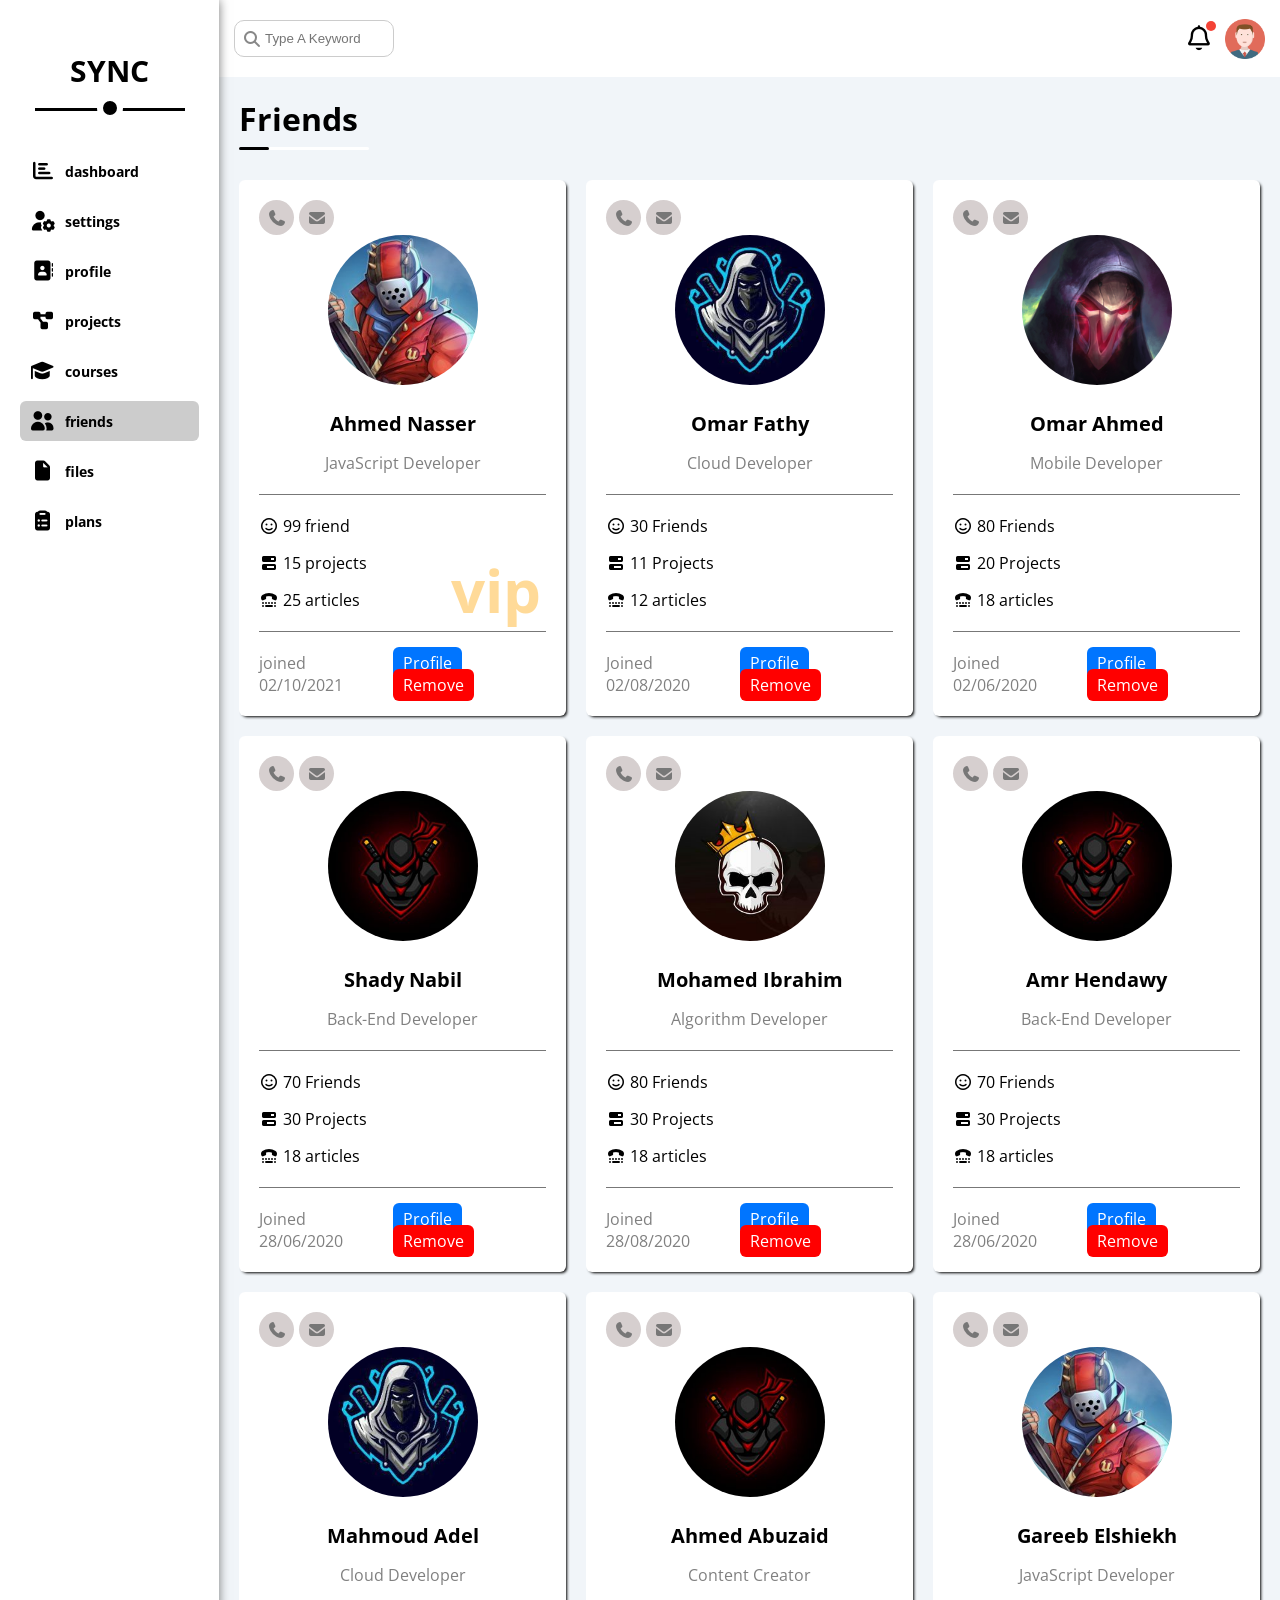
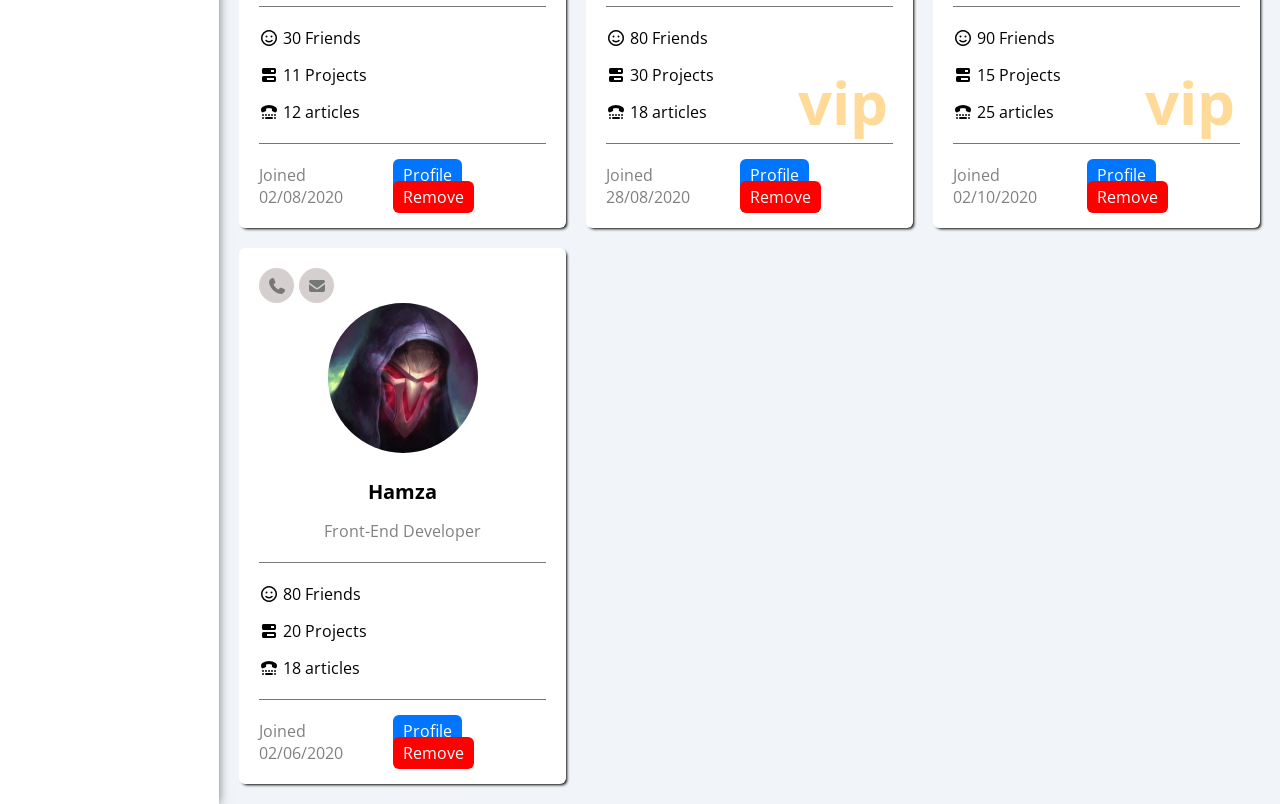
<file: friends.html>
<!DOCTYPE html>
<html lang="en">
<head>
    <meta charset="UTF-8">
    <meta name="viewport" content="width=device-width, initial-scale=1.0">
    <link rel="stylesheet" href="css/main.css" />
    <link rel="stylesheet" href="css/framework.css" />
    <link rel="preconnect" href="https://fonts.googleapis.com" />
    <link rel="preconnect" href="https://fonts.gstatic.com" crossorigin />
    <link href="https://fonts.googleapis.com/css2?family=Open+Sans:ital,wght@0,300..800;1,300..800&display=swap" rel="stylesheet" />
    <link rel="stylesheet" href="css/all.min.css" />
    <title>Friends</title>
</head>
<body>
    <div class="page d-flex">
        <div class="sidebar bg-white p-20 p-relative">
            <h3 class="txt-c p-relative">sync</h3>
            <ul>
                <li>
                    <a class="d-flex fs-14 align-center c-black rad-6 pad-10" href="index.html">
                        <i class="fa-solid fa-chart-bar"></i>
                        <span>dashboard</span>                      
                    </a>
                </li>
                <li>
                    <a class="d-flex fs-14 align-center c-black rad-6 pad-10" href="settings.html">
                        <i class="fa-solid fa-user-gear"></i>
                        <span>settings</span>
                    </a>
                </li>
                <li>
                    <a class="d-flex fs-14 align-center c-black rad-6 pad-10" href="profile.html">
                        <i class="fa-solid fa-address-book"></i>
                        <span>profile</span>
                    </a>
                </li>
                <li>
                    <a class="d-flex fs-14 align-center c-black rad-6 pad-10" href="projects.html">
                        <i class="fa-solid fa-diagram-project"></i>
                        <span>projects</span>
                    </a>
                </li>
                <li>
                    <a class="d-flex fs-14 align-center c-black rad-6 pad-10" href="courses.html">
                        <i class="fa-solid fa-graduation-cap"></i>
                        <span>courses</span>
                    </a>
                </li>
                <li>
                    <a class="active d-flex fs-14 align-center c-black rad-6 pad-10" href="friends.html">
                        <i class="fa-solid fa-user-group"></i>
                        <span>friends</span>
                    </a>
                </li>
                <li>
                    <a class="d-flex fs-14 align-center c-black rad-6 pad-10" href="files.html">
                        <i class="fa-solid fa-file"></i>
                        <span>files</span>
                    </a>
                </li>
                <li>
                    <a class="d-flex fs-14 align-center c-black rad-6 pad-10" href="plans.html">
                        <i class="fa-solid fa-clipboard-list"></i>
                        <span>plans</span>
                    </a>
                </li>
            </ul>
        </div>
        <div class="content w-full">
            <!-- start head -->
            <div class="head bg-white p-15 d-flex between-flex">
                <div class="search p-relative">
                    <input class="p-10 rad-10" type="search" name="search" placeholder="type a keyword">
                </div>
                <div class="icons d-flex align-center">
                    <span class="notification p-relative">
                        <i class="fa-regular fa-bell"></i>
                    </span>
                    <img src="image/avatar.png" alt="">
                </div>
            </div>
            <!-- end head -->
            <h1 class="p-relative text-capital">friends</h1>
            <!-- start friends page -->
            <div class="friends-page d-grid g-20 m-20">
                <!-- start friend Ahmed Nasser -->
                <div class="friend bg-white p-20 rad-6 p-relative">
                    <div class="contact">
                        <i class="fa-solid fa-phone"></i>
                        <i class="fa-solid fa-envelope"></i>
                    </div>
                    <div class="txt-c">
                        <img src="image/friend-01.jpg" alt="">
                        <h4 class="text-capital mt-10 mb-15">ahmed nasser</h4>
                        <p class="c-grey mt-0 mb-20">JavaScript Developer</p>
                    </div>
                    <div class="icons pt-20 pb-20">
                        <div class="mb-15">
                            <i class="fa-regular fa-face-smile"></i>
                            <span>99 friend</span>
                        </div>
                        <div class="mb-15">
                            <i class="fa-solid fa-bars-progress"></i>
                            <span>15 projects</span>
                        </div>
                        <div class="">
                            <i class="fa-solid fa-tty"></i>
                            <span>25 articles</span>
                        </div>
                        <span class="vip fw-bold c-orange">vip</span>
                    </div>
                    <div class="info d-flex between-flex">
                        <span class="c-grey">joined 02/10/2021</span>
                        <div>
                            <a class="btn-shape c-white bg-blue text-capital" href="profile.html">profile</a>
                            <a class="btn-shape c-white bg-red text-capital" href="profile.html">remove</a>
                        </div>
                    </div>
                </div>
                <!-- end friend Ahmed Nasser -->
                <!-- start friend Omar Fathy -->
                <div class="friend bg-white p-20 rad-6 p-relative">
                    <div class="contact">
                        <i class="fa-solid fa-phone"></i>
                        <i class="fa-solid fa-envelope"></i>
                    </div>
                    <div class="txt-c">
                        <img src="image/friend-02.jpg" alt="">
                        <h4 class="text-capital mt-10 mb-15">Omar Fathy</h4>
                        <p class="c-grey mt-0 mb-20">Cloud Developer</p>
                    </div>
                    <div class="icons pt-20 pb-20">
                        <div class="mb-15">
                            <i class="fa-regular fa-face-smile"></i>
                            <span>30 Friends</span>
                        </div>
                        <div class="mb-15">
                            <i class="fa-solid fa-bars-progress"></i>
                            <span>11 Projects</span>
                        </div>
                        <div class="">
                            <i class="fa-solid fa-tty"></i>
                            <span>12 articles</span>
                        </div>
                    </div>
                    <div class="info d-flex between-flex">
                        <span class="c-grey">Joined 02/08/2020</span>
                        <div>
                            <a class="btn-shape c-white bg-blue text-capital" href="profile.html">profile</a>
                            <a class="btn-shape c-white bg-red text-capital" href="profile.html">remove</a>
                        </div>
                    </div>
                </div>
                <!-- end friend Omar Fathy -->
                <!-- start friend Omar Ahmed -->
                <div class="friend bg-white p-20 rad-6 p-relative">
                    <div class="contact">
                        <i class="fa-solid fa-phone"></i>
                        <i class="fa-solid fa-envelope"></i>
                    </div>
                    <div class="txt-c">
                        <img src="image/friend-03.jpg" alt="">
                        <h4 class="text-capital mt-10 mb-15">Omar Ahmed</h4>
                        <p class="c-grey mt-0 mb-20">Mobile Developer</p>
                    </div>
                    <div class="icons pt-20 pb-20">
                        <div class="mb-15">
                            <i class="fa-regular fa-face-smile"></i>
                            <span>80 Friends</span>
                        </div>
                        <div class="mb-15">
                            <i class="fa-solid fa-bars-progress"></i>
                            <span>20 Projects</span>
                        </div>
                        <div class="">
                            <i class="fa-solid fa-tty"></i>
                            <span>18 articles</span>
                        </div>
                    </div>
                    <div class="info d-flex between-flex">
                        <span class="c-grey">Joined 02/06/2020</span>
                        <div>
                            <a class="btn-shape c-white bg-blue text-capital" href="profile.html">profile</a>
                            <a class="btn-shape c-white bg-red text-capital" href="profile.html">remove</a>
                        </div>
                    </div>
                </div>
                <!-- end friend Omar Ahmed -->
                <!-- start friend Shady Nabil -->
                <div class="friend bg-white p-20 rad-6 p-relative">
                    <div class="contact">
                        <i class="fa-solid fa-phone"></i>
                        <i class="fa-solid fa-envelope"></i>
                    </div>
                    <div class="txt-c">
                        <img src="image/friend-04.jpg" alt="">
                        <h4 class="text-capital mt-10 mb-15">Shady Nabil</h4>
                        <p class="c-grey mt-0 mb-20">Back-End Developer</p>
                    </div>
                    <div class="icons pt-20 pb-20">
                        <div class="mb-15">
                            <i class="fa-regular fa-face-smile"></i>
                            <span>70 Friends</span>
                        </div>
                        <div class="mb-15">
                            <i class="fa-solid fa-bars-progress"></i>
                            <span>30 Projects</span>
                        </div>
                        <div class="">
                            <i class="fa-solid fa-tty"></i>
                            <span>18 articles</span>
                        </div>
                    </div>
                    <div class="info d-flex between-flex">
                        <span class="c-grey">Joined 28/06/2020</span>
                        <div>
                            <a class="btn-shape c-white bg-blue text-capital" href="profile.html">profile</a>
                            <a class="btn-shape c-white bg-red text-capital" href="profile.html">remove</a>
                        </div>
                    </div>
                </div>
                <!-- end friend Shady Nabil -->
                <!-- start friend Mohamed Ibrahim -->
                <div class="friend bg-white p-20 rad-6 p-relative">
                    <div class="contact">
                        <i class="fa-solid fa-phone"></i>
                        <i class="fa-solid fa-envelope"></i>
                    </div>
                    <div class="txt-c">
                        <img src="image/friend-05.jpg" alt="">
                        <h4 class="text-capital mt-10 mb-15">Mohamed Ibrahim</h4>
                        <p class="c-grey mt-0 mb-20">Algorithm Developer</p>
                    </div>
                    <div class="icons pt-20 pb-20">
                        <div class="mb-15">
                            <i class="fa-regular fa-face-smile"></i>
                            <span>80 Friends</span>
                        </div>
                        <div class="mb-15">
                            <i class="fa-solid fa-bars-progress"></i>
                            <span>30 Projects</span>
                        </div>
                        <div class="">
                            <i class="fa-solid fa-tty"></i>
                            <span>18 articles</span>
                        </div>
                    </div>
                    <div class="info d-flex between-flex">
                        <span class="c-grey">Joined 28/08/2020</span>
                        <div>
                            <a class="btn-shape c-white bg-blue text-capital" href="profile.html">profile</a>
                            <a class="btn-shape c-white bg-red text-capital" href="profile.html">remove</a>
                        </div>
                    </div>
                </div>
                <!-- end friend Mohamed Ibrahim -->
                <!-- start friend Amr Hendawy -->
                <div class="friend bg-white p-20 rad-6 p-relative">
                    <div class="contact">
                        <i class="fa-solid fa-phone"></i>
                        <i class="fa-solid fa-envelope"></i>
                    </div>
                    <div class="txt-c">
                        <img src="image/friend-04.jpg" alt="">
                        <h4 class="text-capital mt-10 mb-15">Amr Hendawy</h4>
                        <p class="c-grey mt-0 mb-20">Back-End Developer</p>
                    </div>
                    <div class="icons pt-20 pb-20">
                        <div class="mb-15">
                            <i class="fa-regular fa-face-smile"></i>
                            <span>70 Friends</span>
                        </div>
                        <div class="mb-15">
                            <i class="fa-solid fa-bars-progress"></i>
                            <span>30 Projects</span>
                        </div>
                        <div class="">
                            <i class="fa-solid fa-tty"></i>
                            <span>18 articles</span>
                        </div>
                    </div>
                    <div class="info d-flex between-flex">
                        <span class="c-grey">Joined 28/06/2020</span>
                        <div>
                            <a class="btn-shape c-white bg-blue text-capital" href="profile.html">profile</a>
                            <a class="btn-shape c-white bg-red text-capital" href="profile.html">remove</a>
                        </div>
                    </div>
                </div>
                <!-- end friend Amr Hendawy -->
                <!-- start friend Mahmoud Adel -->
                <div class="friend bg-white p-20 rad-6 p-relative">
                    <div class="contact">
                        <i class="fa-solid fa-phone"></i>
                        <i class="fa-solid fa-envelope"></i>
                    </div>
                    <div class="txt-c">
                        <img src="image/friend-02.jpg" alt="">
                        <h4 class="text-capital mt-10 mb-15">Mahmoud Adel</h4>
                        <p class="c-grey mt-0 mb-20">Cloud Developer</p>
                    </div>
                    <div class="icons pt-20 pb-20">
                        <div class="mb-15">
                            <i class="fa-regular fa-face-smile"></i>
                            <span>30 Friends</span>
                        </div>
                        <div class="mb-15">
                            <i class="fa-solid fa-bars-progress"></i>
                            <span>11 Projects</span>
                        </div>
                        <div class="">
                            <i class="fa-solid fa-tty"></i>
                            <span>12 articles</span>
                        </div>
                    </div>
                    <div class="info d-flex between-flex">
                        <span class="c-grey">Joined 02/08/2020</span>
                        <div>
                            <a class="btn-shape c-white bg-blue text-capital" href="profile.html">profile</a>
                            <a class="btn-shape c-white bg-red text-capital" href="profile.html">remove</a>
                        </div>
                    </div>
                </div>
                <!-- end friend Mahmoud Adel -->
                <!-- start friend Ahmed Abuzaid -->
                <div class="friend bg-white p-20 rad-6 p-relative">
                    <div class="contact">
                        <i class="fa-solid fa-phone"></i>
                        <i class="fa-solid fa-envelope"></i>
                    </div>
                    <div class="txt-c">
                        <img src="image/friend-04.jpg" alt="">
                        <h4 class="text-capital mt-10 mb-15">Ahmed Abuzaid</h4>
                        <p class="c-grey mt-0 mb-20">Content Creator</p>
                    </div>
                    <div class="icons pt-20 pb-20">
                        <div class="mb-15">
                            <i class="fa-regular fa-face-smile"></i>
                            <span>80 Friends</span>
                        </div>
                        <div class="mb-15">
                            <i class="fa-solid fa-bars-progress"></i>
                            <span>30 Projects</span>
                        </div>
                        <div class="">
                            <i class="fa-solid fa-tty"></i>
                            <span>18 articles</span>
                        </div>
                        <span class="vip fw-bold c-orange">vip</span>
                    </div>
                    <div class="info d-flex between-flex">
                        <span class="c-grey">Joined 28/08/2020</span>
                        <div>
                            <a class="btn-shape c-white bg-blue text-capital" href="profile.html">profile</a>
                            <a class="btn-shape c-white bg-red text-capital" href="profile.html">remove</a>
                        </div>
                    </div>
                </div>
                <!-- end friend Ahmed Abuzaid -->
                <!-- start friend Gareeb Elshiekh -->
                <div class="friend bg-white p-20 rad-6 p-relative">
                    <div class="contact">
                        <i class="fa-solid fa-phone"></i>
                        <i class="fa-solid fa-envelope"></i>
                    </div>
                    <div class="txt-c">
                        <img src="image/friend-01.jpg" alt="">
                        <h4 class="text-capital mt-10 mb-15">Gareeb Elshiekh</h4>
                        <p class="c-grey mt-0 mb-20">JavaScript Developer</p>
                    </div>
                    <div class="icons pt-20 pb-20">
                        <div class="mb-15">
                            <i class="fa-regular fa-face-smile"></i>
                            <span>90 Friends</span>
                        </div>
                        <div class="mb-15">
                            <i class="fa-solid fa-bars-progress"></i>
                            <span>15 Projects</span>
                        </div>
                        <div class="">
                            <i class="fa-solid fa-tty"></i>
                            <span>25 articles</span>
                        </div>
                        <span class="vip fw-bold c-orange">vip</span>
                    </div>
                    <div class="info d-flex between-flex">
                        <span class="c-grey">Joined 02/10/2020</span>
                        <div>
                            <a class="btn-shape c-white bg-blue text-capital" href="profile.html">profile</a>
                            <a class="btn-shape c-white bg-red text-capital" href="profile.html">remove</a>
                        </div>
                    </div>
                </div>
                <!-- end friend Gareeb Elshiekh -->
                <!-- start friend Hamza -->
                <div class="friend bg-white p-20 rad-6 p-relative">
                    <div class="contact">
                        <i class="fa-solid fa-phone"></i>
                        <i class="fa-solid fa-envelope"></i>
                    </div>
                    <div class="txt-c">
                        <img src="image/friend-03.jpg" alt="">
                        <h4 class="text-capital mt-10 mb-15">Hamza</h4>
                        <p class="c-grey mt-0 mb-20">Front-End Developer</p>
                    </div>
                    <div class="icons pt-20 pb-20">
                        <div class="mb-15">
                            <i class="fa-regular fa-face-smile"></i>
                            <span>80 Friends</span>
                        </div>
                        <div class="mb-15">
                            <i class="fa-solid fa-bars-progress"></i>
                            <span>20 Projects</span>
                        </div>
                        <div class="">
                            <i class="fa-solid fa-tty"></i>
                            <span>18 articles</span>
                        </div>
                    </div>
                    <div class="info d-flex between-flex">
                        <span class="c-grey">Joined 02/06/2020</span>
                        <div>
                            <a class="btn-shape c-white bg-blue text-capital" href="profile.html">profile</a>
                            <a class="btn-shape c-white bg-red text-capital" href="profile.html">remove</a>
                        </div>
                    </div>
                </div>
                <!-- end friend Hamza -->
            </div>
            <!-- end friends page -->
        </div>
    </div>
</body>
</html>
</file>
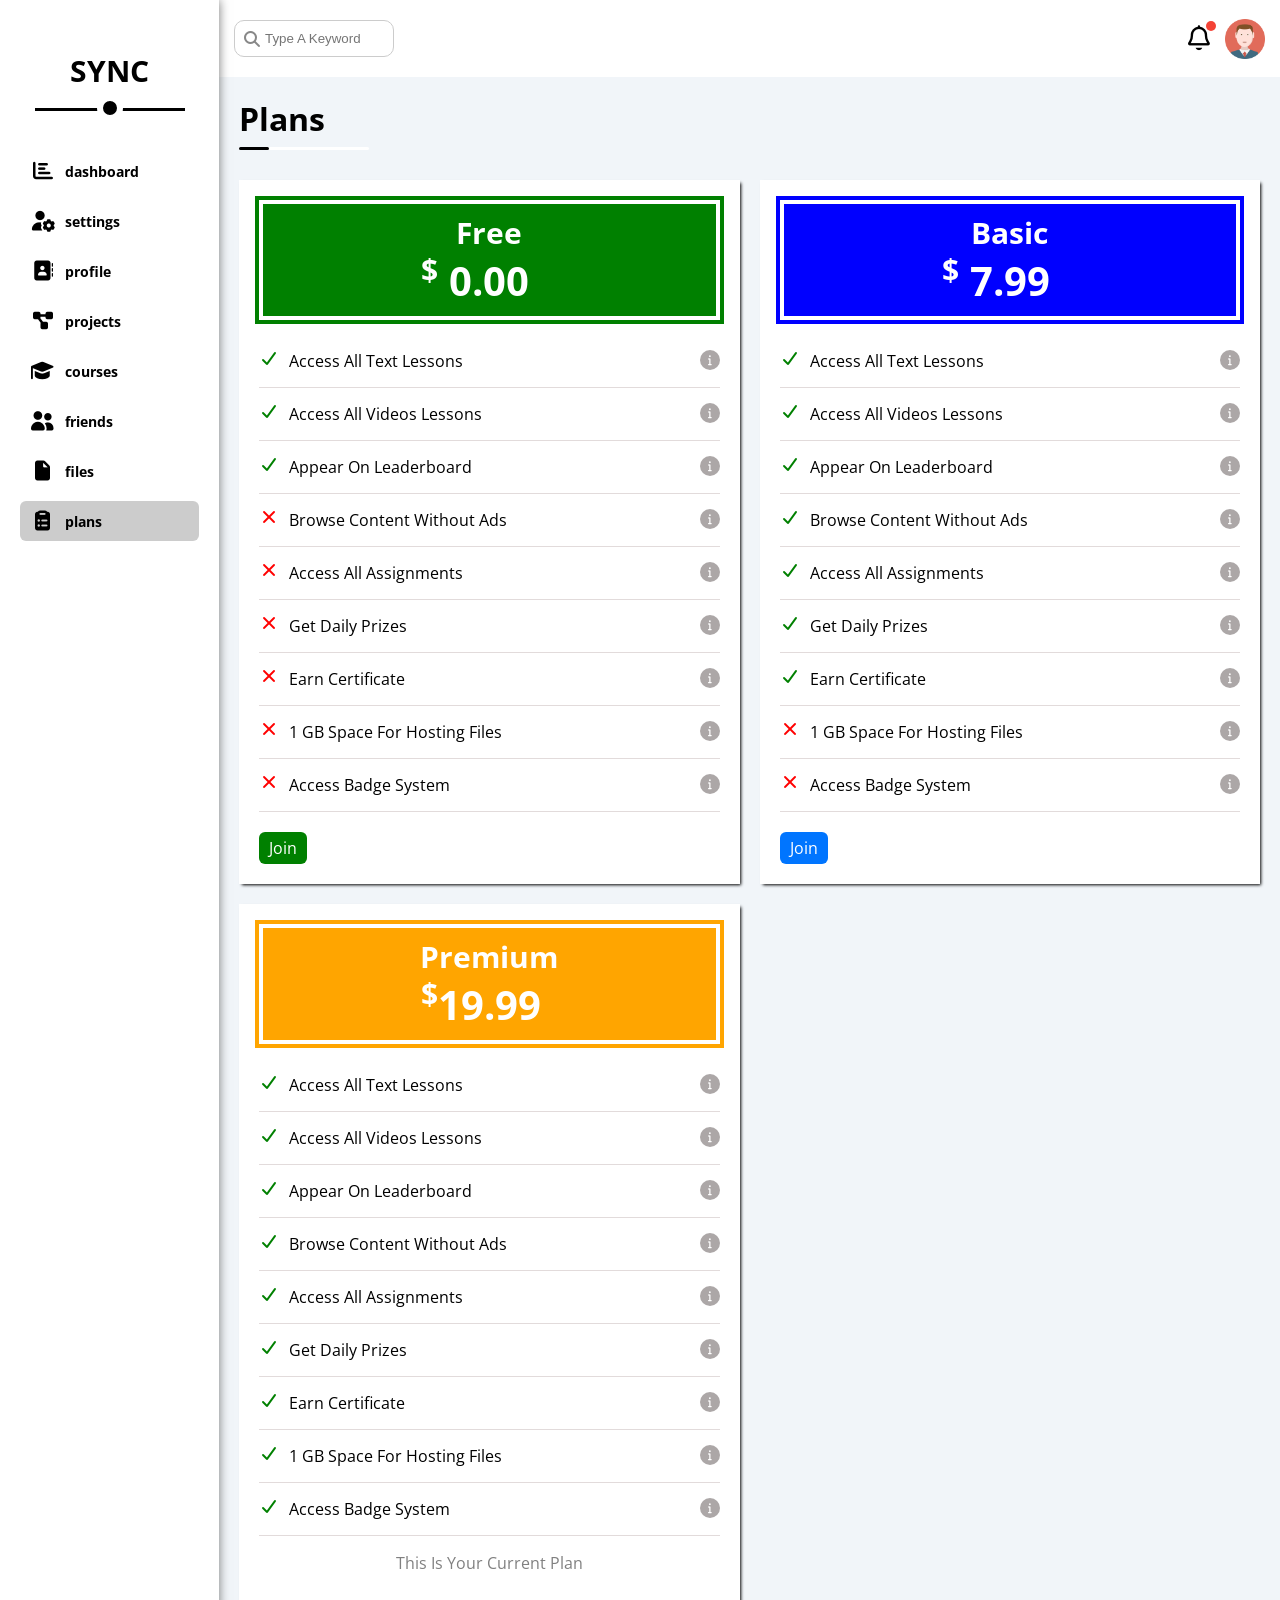
<file: plans.html>
<!DOCTYPE html>
<html lang="en">
<head>
    <meta charset="UTF-8">
    <meta name="viewport" content="width=device-width, initial-scale=1.0">
    <link rel="stylesheet" href="css/main.css" />
    <link rel="stylesheet" href="css/framework.css" />
    <link rel="preconnect" href="https://fonts.googleapis.com" />
    <link rel="preconnect" href="https://fonts.gstatic.com" crossorigin />
    <link href="https://fonts.googleapis.com/css2?family=Open+Sans:ital,wght@0,300..800;1,300..800&display=swap" rel="stylesheet" />
    <link rel="stylesheet" href="css/all.min.css" />
    <title>Plans</title>
</head>
<body>
    <div class="page d-flex">
        <div class="sidebar bg-white p-20 p-relative">
            <h3 class="txt-c p-relative">sync</h3>
            <ul>
                <li>
                    <a class="d-flex fs-14 align-center c-black rad-6 pad-10" href="index.html">
                        <i class="fa-solid fa-chart-bar"></i>
                        <span>dashboard</span>                      
                    </a>
                </li>
                <li>
                    <a class="d-flex fs-14 align-center c-black rad-6 pad-10" href="settings.html">
                        <i class="fa-solid fa-user-gear"></i>
                        <span>settings</span>
                    </a>
                </li>
                <li>
                    <a class="d-flex fs-14 align-center c-black rad-6 pad-10" href="profile.html">
                        <i class="fa-solid fa-address-book"></i>
                        <span>profile</span>
                    </a>
                </li>
                <li>
                    <a class="d-flex fs-14 align-center c-black rad-6 pad-10" href="projects.html">
                        <i class="fa-solid fa-diagram-project"></i>
                        <span>projects</span>
                    </a>
                </li>
                <li>
                    <a class="d-flex fs-14 align-center c-black rad-6 pad-10" href="courses.html">
                        <i class="fa-solid fa-graduation-cap"></i>
                        <span>courses</span>
                    </a>
                </li>
                <li>
                    <a class="d-flex fs-14 align-center c-black rad-6 pad-10" href="friends.html">
                        <i class="fa-solid fa-user-group"></i>
                        <span>friends</span>
                    </a>
                </li>
                <li>
                    <a class="d-flex fs-14 align-center c-black rad-6 pad-10" href="files.html">
                        <i class="fa-solid fa-file"></i>
                        <span>files</span>
                    </a>
                </li>
                <li>
                    <a class="active d-flex fs-14 align-center c-black rad-6 pad-10" href="plans.html">
                        <i class="fa-solid fa-clipboard-list"></i>
                        <span>plans</span>
                    </a>
                </li>
            </ul>
        </div>
        <div class="content w-full">
            <!-- start head -->
            <div class="head bg-white p-15 d-flex between-flex">
                <div class="search p-relative">
                    <input class="p-10 rad-10" type="search" name="search" placeholder="type a keyword">
                </div>
                <div class="icons d-flex align-center">
                    <span class="notification p-relative">
                        <i class="fa-regular fa-bell"></i>
                    </span>
                    <img src="image/avatar.png" alt="">
                </div>
            </div>
            <!-- end head -->
            <h1 class="p-relative text-capital">plans</h1>
            <!-- start plans page -->
            <div class="plans-page d-grid m-20">
                <!-- start green plan -->
                <div class="plan green p-20 bg-white">
                    <div class="top bg-green">
                        <h2 class="text-capital c-white m-0 d">free</h2>
                        <div class="price c-white">
                            <span class="fw-bold">$</span>
                            <span class="fw-bold">0.00</span>
                        </div>
                    </div>
                    <ul>
                        <li>
                            <i class="fa-solid fa-check true"></i>
                            <span>Access All Text Lessons</span>
                            <i class="fa-solid fa-info"></i>
                        </li>
                        <li>
                            <i class="fa-solid fa-check true"></i>
                            <span>Access All Videos Lessons</span>
                            <i class="fa-solid fa-info"></i>
                        </li>
                        <li>
                            <i class="fa-solid fa-check true"></i>
                            <span>Appear On Leaderboard</span>
                            <i class="fa-solid fa-info"></i>
                        </li>
                        <li>
                            <i class="fa-solid fa-xmark false"></i>
                            <span>Browse Content Without Ads</span>
                            <i class="fa-solid fa-info"></i>
                        </li>
                        <li>
                            <i class="fa-solid fa-xmark false"></i>
                            <span>Access All Assignments</span>
                            <i class="fa-solid fa-info"></i>
                        </li>
                        <li>
                            <i class="fa-solid fa-xmark false"></i>
                            <span>Get Daily Prizes</span>
                            <i class="fa-solid fa-info"></i>
                        </li>
                        <li>
                            <i class="fa-solid fa-xmark false"></i>
                            <span>Earn Certificate</span>
                            <i class="fa-solid fa-info"></i>
                        </li>
                        <li>
                            <i class="fa-solid fa-xmark false"></i>
                            <span>1 GB Space For Hosting Files</span>
                            <i class="fa-solid fa-info"></i>
                        </li>
                        <li>
                            <i class="fa-solid fa-xmark false"></i>
                            <span>Access Badge System</span>
                            <i class="fa-solid fa-info"></i>
                        </li>
                    </ul>
                    <a class="text-capital btn-shape c-white bg-green" href="#">join</a>
                </div>
                <!-- start green plan -->
                <!-- start blue plan -->
                <div class="plan blue p-20 bg-white">
                    <div class="top">
                        <h2 class="text-capital c-white m-0 d">Basic</h2>
                        <div class="price c-white">
                            <span class="fw-bold">$</span>
                            <span class="fw-bold">7.99</span>
                        </div>
                    </div>
                    <ul>
                        <li>
                            <i class="fa-solid fa-check true"></i>
                            <span>Access All Text Lessons</span>
                            <i class="fa-solid fa-info"></i>
                        </li>
                        <li>
                            <i class="fa-solid fa-check true"></i>
                            <span>Access All Videos Lessons</span>
                            <i class="fa-solid fa-info"></i>
                        </li>
                        <li>
                            <i class="fa-solid fa-check true"></i>
                            <span>Appear On Leaderboard</span>
                            <i class="fa-solid fa-info"></i>
                        </li>
                        <li>
                            <i class="fa-solid fa-check true"></i>
                            <span>Browse Content Without Ads</span>
                            <i class="fa-solid fa-info"></i>
                        </li>
                        <li>
                            <i class="fa-solid fa-check true"></i>
                            <span>Access All Assignments</span>
                            <i class="fa-solid fa-info"></i>
                        </li>
                        <li>
                            <i class="fa-solid fa-check true"></i>
                            <span>Get Daily Prizes</span>
                            <i class="fa-solid fa-info"></i>
                        </li>
                        <li>
                            <i class="fa-solid fa-check true"></i>
                            <span>Earn Certificate</span>
                            <i class="fa-solid fa-info"></i>
                        </li>
                        <li>
                            <i class="fa-solid fa-xmark false"></i>
                            <span>1 GB Space For Hosting Files</span>
                            <i class="fa-solid fa-info"></i>
                        </li>
                        <li>
                            <i class="fa-solid fa-xmark false"></i>
                            <span>Access Badge System</span>
                            <i class="fa-solid fa-info"></i>
                        </li>
                    </ul>
                    <a class="text-capital btn-shape c-white bg-blue" href="#">join</a>
                </div>
                <!-- end blue plan -->
                <!-- start orange plan -->
                <div class="plan orange p-20 bg-white">
                    <div class="top bg-orange">
                        <h2 class="text-capital c-white m-0 d">Premium</h2>
                        <div class="price c-white">
                            <span class="fw-bold">$</span>
                            <span class="fw-bold">19.99</span>
                        </div>
                    </div>
                    <ul>
                        <li>
                            <i class="fa-solid fa-check true"></i>
                            <span>Access All Text Lessons</span>
                            <i class="fa-solid fa-info"></i>
                        </li>
                        <li>
                            <i class="fa-solid fa-check true"></i>
                            <span>Access All Videos Lessons</span>
                            <i class="fa-solid fa-info"></i>
                        </li>
                        <li>
                            <i class="fa-solid fa-check true"></i>
                            <span>Appear On Leaderboard</span>
                            <i class="fa-solid fa-info"></i>
                        </li>
                        <li>
                            <i class="fa-solid fa-check true"></i>
                            <span>Browse Content Without Ads</span>
                            <i class="fa-solid fa-info"></i>
                        </li>
                        <li>
                            <i class="fa-solid fa-check true"></i>
                            <span>Access All Assignments</span>
                            <i class="fa-solid fa-info"></i>
                        </li>
                        <li>
                            <i class="fa-solid fa-check true"></i>
                            <span>Get Daily Prizes</span>
                            <i class="fa-solid fa-info"></i>
                        </li>
                        <li>
                            <i class="fa-solid fa-check true"></i>
                            <span>Earn Certificate</span>
                            <i class="fa-solid fa-info"></i>
                        </li>
                        <li>
                            <i class="fa-solid fa-check true"></i>
                            <span>1 GB Space For Hosting Files</span>
                            <i class="fa-solid fa-info"></i>
                        </li>
                        <li>
                            <i class="fa-solid fa-check true"></i>
                            <span>Access Badge System</span>
                            <i class="fa-solid fa-info"></i>
                        </li>
                    </ul>
                    <p class="text-capital c-grey txt-c">This Is Your Current Plan</p>
                </div>
                <!-- end orange plan -->
            </div>
            <!-- end plans page -->
        </div>
    </div>
</body>
</html>
</file>
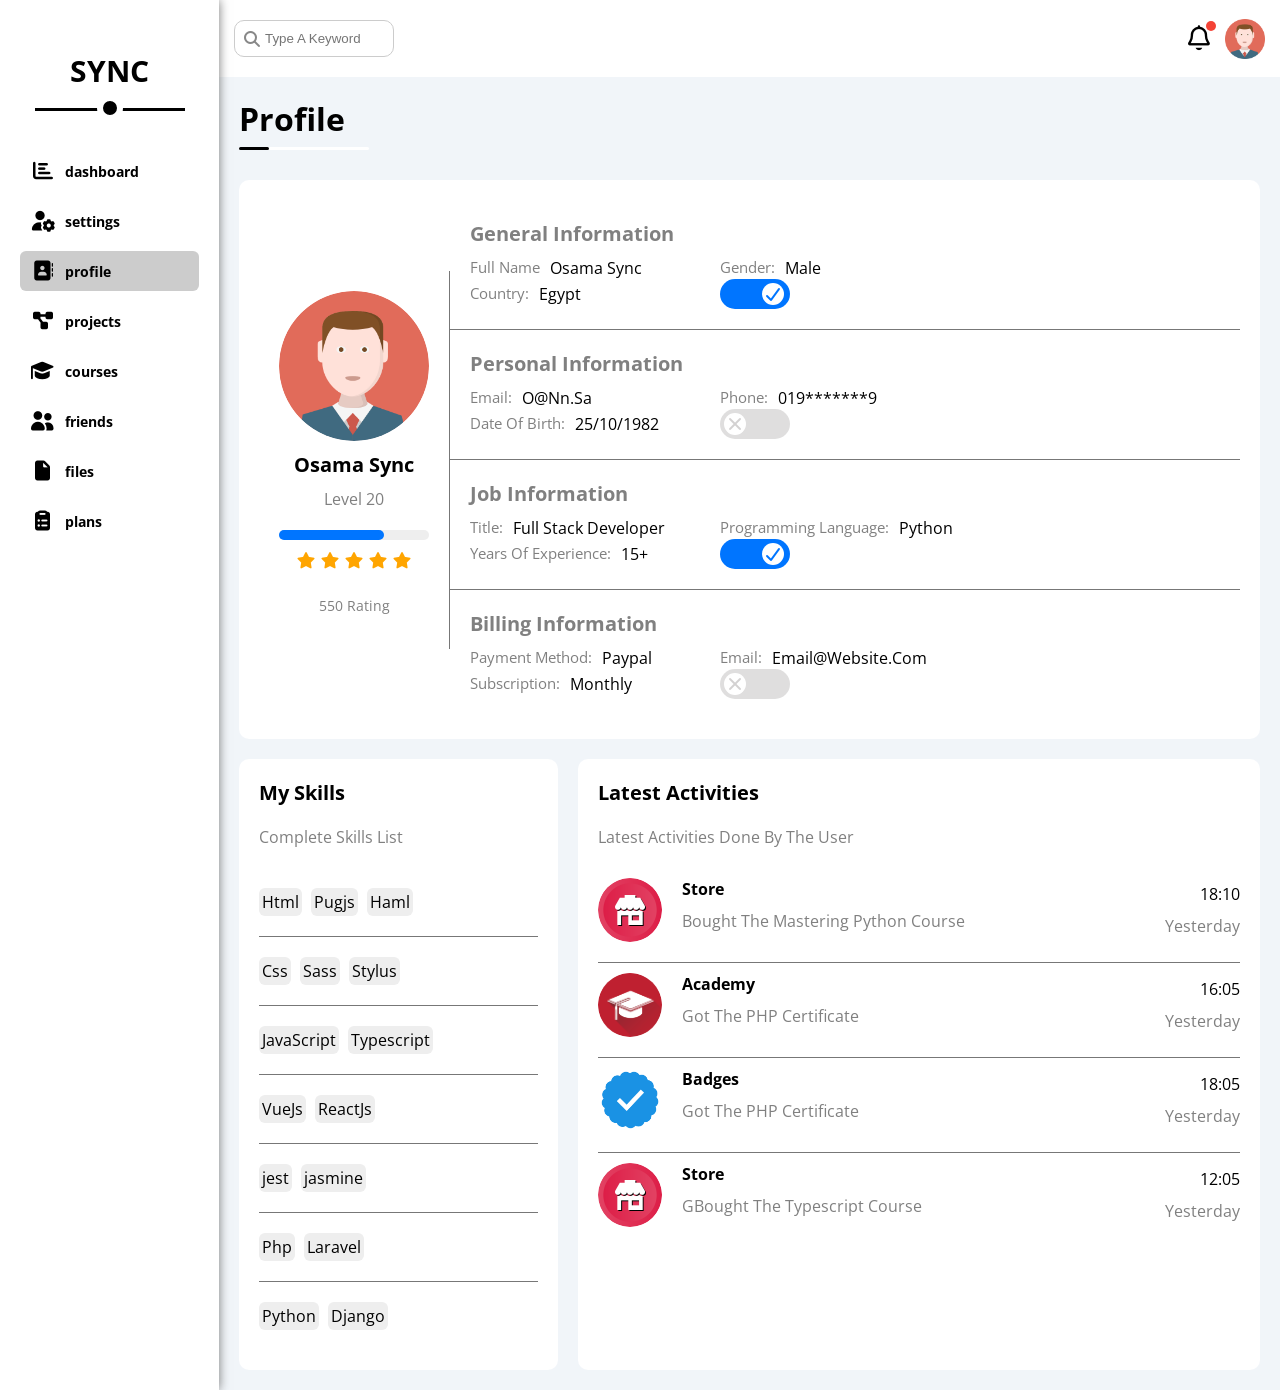
<file: profile.html>
<!DOCTYPE html>
<html lang="en">
<head>
    <meta charset="UTF-8">
    <meta name="viewport" content="width=device-width, initial-scale=1.0">
    <link rel="stylesheet" href="css/main.css" />
    <link rel="stylesheet" href="css/framework.css" />
    <link rel="preconnect" href="https://fonts.googleapis.com" />
    <link rel="preconnect" href="https://fonts.gstatic.com" crossorigin />
    <link href="https://fonts.googleapis.com/css2?family=Open+Sans:ital,wght@0,300..800;1,300..800&display=swap" rel="stylesheet" />
    <link rel="stylesheet" href="css/all.min.css" />
    <title>Profile</title>
</head>
<body>
    <div class="page d-flex">
        <div class="sidebar bg-white p-20 p-relative">
            <h3 class="txt-c p-relative">sync</h3>
            <ul>
                <li>
                    <a class="d-flex fs-14 align-center c-black rad-6 pad-10" href="index.html">
                        <i class="fa-solid fa-chart-bar"></i>
                        <span>dashboard</span>                      
                    </a>
                </li>
                <li>
                    <a class="d-flex fs-14 align-center c-black rad-6 pad-10" href="settings.html">
                        <i class="fa-solid fa-user-gear"></i>
                        <span>settings</span>
                    </a>
                </li>
                <li>
                    <a class="active d-flex fs-14 align-center c-black rad-6 pad-10" href="profile.html">
                        <i class="fa-solid fa-address-book"></i>
                        <span>profile</span>
                    </a>
                </li>
                <li>
                    <a class="d-flex fs-14 align-center c-black rad-6 pad-10" href="projects.html">
                        <i class="fa-solid fa-diagram-project"></i>
                        <span>projects</span>
                    </a>
                </li>
                <li>
                    <a class="d-flex fs-14 align-center c-black rad-6 pad-10" href="courses.html">
                        <i class="fa-solid fa-graduation-cap"></i>
                        <span>courses</span>
                    </a>
                </li>
                <li>
                    <a class="d-flex fs-14 align-center c-black rad-6 pad-10" href="friends.html">
                        <i class="fa-solid fa-user-group"></i>
                        <span>friends</span>
                    </a>
                </li>
                <li>
                    <a class="d-flex fs-14 align-center c-black rad-6 pad-10" href="files.html">
                        <i class="fa-solid fa-file"></i>
                        <span>files</span>
                    </a>
                </li>
                <li>
                    <a class="d-flex fs-14 align-center c-black rad-6 pad-10" href="plans.html">
                        <i class="fa-solid fa-clipboard-list"></i>
                        <span>plans</span>
                    </a>
                </li>
            </ul>
        </div>
        <div class="content w-full">
            <!-- start head -->
            <div class="head bg-white p-15 d-flex between-flex">
                <div class="search p-relative">
                    <input class="p-10 rad-10" type="search" name="search" placeholder="type a keyword">
                </div>
                <div class="icons d-flex align-center">
                    <span class="notification p-relative">
                        <i class="fa-regular fa-bell"></i>
                    </span>
                    <img src="image/avatar.png" alt="">
                </div>
            </div>
            <!-- end head -->
            <h1 class="p-relative text-capital">profile</h1>
            <!-- start profile page -->
            <div class="profile-page m-20">
            <!-- start overview -->
                <div class="overview bg-white rad-10 p-20 d-flex center-flex">
                    <!-- start avatar area -->
                    <div class="avatar-box d-flex center-flex p-20">
                        <img class="mb-10" src="image/avatar.png" alt="">
                        <h3 class="text-capital m-0 fs-20">osama sync</h3>
                        <p class="c-grey text-capital mt-10 mb-20">level 20</p>
                        <div class="level bg-eee rad-6 p-relative">
                            <span class="" style="width: 70%;"></span>
                        </div>
                        <div class="rating mt-10 mb-10">
                            <i class="fa-solid fa-star"></i>
                            <i class="fa-solid fa-star"></i>
                            <i class="fa-solid fa-star"></i>
                            <i class="fa-solid fa-star"></i>
                            <i class="fa-solid fa-star"></i>
                        </div>
                        <p class="c-grey fs-14 text-capital">550 rating</p>
                    </div>
                    <!-- end avatar area -->
                    <!-- start info area -->
                    <div class="info-box w-full">
                        <!-- start information boxes -->
                        <div class="box d-flex p-20 w-full">
                            <h4 class="text-capital c-grey fs-20 w-full mt-0 mb-10">general information</h4>
                            <div class="d-flex">
                                <span class="c-grey text-capital fs-15 pr-10">full name</span>
                                <span class="text-capital c-black">osama sync</span>
                            </div>
                            <div class="d-flex">
                                <span class="c-grey text-capital fs-15 pr-10">gender:</span>
                                <span class="text-capital c-black">male</span>
                            </div>
                            <div class="d-flex">
                                <span class="c-grey text-capital fs-15 pr-10">country:</span>
                                <span class="text-capital c-black">egypt</span>
                            </div>
                            <div class="d-flex">
                                <label>
                                    <input class="toggle-checkbox" type="checkbox" checked />
                                    <div class="toggle-switch"></div>
                                </label>
                            </div>
                        </div>
                        <div class="box d-flex p-20 w-full">
                            <h4 class="text-capital c-grey fs-20 w-full mt-0 mb-10">Personal Information</h4>
                            <div class="d-flex">
                                <span class="c-grey text-capital fs-15 pr-10">Email:</span>
                                <span class="text-capital c-black">o@nn.sa</span>
                            </div>
                            <div class="d-flex">
                                <span class="c-grey text-capital fs-15 pr-10">phone:</span>
                                <span class="text-capital c-black">019*******9</span>
                            </div>
                            <div class="d-flex">
                                <span class="c-grey text-capital fs-15 pr-10">Date Of Birth:</span>
                                <span class="text-capital c-black">25/10/1982</span>
                            </div>
                            <div class="d-flex">
                                <label>
                                    <input class="toggle-checkbox" type="checkbox" />
                                    <div class="toggle-switch"></div>
                                </label>
                            </div>
                        </div>
                        <div class="box d-flex p-20 w-full">
                            <h4 class="text-capital c-grey fs-20 w-full mt-0 mb-10">Job Information</h4>
                            <div class="d-flex">
                                <span class="c-grey text-capital fs-15 pr-10">Title:</span>
                                <span class="text-capital c-black">Full Stack Developer</span>
                            </div>
                            <div class="d-flex">
                                <span class="c-grey text-capital fs-15 pr-10">Programming Language:</span>
                                <span class="text-capital c-black">Python</span>
                            </div>
                            <div class="d-flex">
                                <span class="c-grey text-capital fs-15 pr-10">Years Of Experience:</span>
                                <span class="text-capital c-black"> 15+</span>
                            </div>
                            <div class="d-flex">
                                <label>
                                    <input class="toggle-checkbox" type="checkbox" checked />
                                    <div class="toggle-switch"></div>
                                </label>
                            </div>
                        </div>
                        <div class="box d-flex p-20 w-full">
                            <h4 class="text-capital c-grey fs-20 w-full mt-0 mb-10">Billing Information</h4>
                            <div class="d-flex">
                                <span class="c-grey text-capital fs-15 pr-10">Payment Method:</span>
                                <span class="text-capital c-black">Paypal</span>
                            </div>
                            <div class="d-flex">
                                <span class="c-grey text-capital fs-15 pr-10">email:</span>
                                <span class="text-capital c-black">email@website.com</span>
                            </div>
                            <div class="d-flex">
                                <span class="c-grey text-capital fs-15 pr-10">Subscription:</span>
                                <span class="text-capital c-black">Monthly</span>
                            </div>
                            <div class="d-flex">
                                <label>
                                    <input class="toggle-checkbox" type="checkbox" />
                                    <div class="toggle-switch"></div>
                                </label>
                            </div>
                        </div>
                        <!-- end information boxes -->
                    </div>
                    <!-- end info area -->
                </div>
            <!-- end overview -->
            <!-- start other data -->
            <div class="other-data d-flex g-20-flex mt-20">
            <!-- start my skills -->
                <div class="my-skills bg-white rad-10 p-20">
                    <h2 class="text-capital fs-20 mt-0 mb-20">my skills</h2>
                    <p class="text-capital c-grey mt-0 mb-20">complete skills list</p>
                    <ul>
                        <li>
                            <span class="text-capital">html</span>
                            <span class="text-capital">pugjs</span>
                            <span class="text-capital">haml</span>
                        </li>
                        <li>
                            <span class="text-capital">css</span>
                            <span class="text-capital">sass</span>
                            <span class="text-capital">stylus</span>
                        </li>
                        <li>
                            <span>JavaScript</span>
                            <span>Typescript</span>
                        </li>
                        <li>
                            <span>VueJs</span>
                            <span>ReactJs</span>
                        </li>
                        <li>
                            <span>jest</span>
                            <span>jasmine</span>
                        </li>
                        <li>
                            <span class="text-capital">php</span>
                            <span class="text-capital">laravel</span>
                        </li>
                        <li>
                            <span class="text-capital">python</span>
                            <span class="text-capital">django</span>
                        </li>
                    </ul>
                </div>
            <!-- end my skills -->
            <!-- start latest activites -->
                <div class="latest-activities bg-white rad-10 p-20">
                    <h2 class="text-capital fs-20 mt-0 mb-20 txt-c-mobile">latest activities</h2>
                    <p class="text-capital c-grey mt-0 mb-20 txt-c-mobile"">latest activities done by the user</p>
                    <div class="activity d-flex center-flex">
                        <img src="image/activity-01.png" alt="">
                        <div class="info">
                            <span class="text-capital d-block fw-bold">store</span>
                            <span class="text-capital c-grey">bought the mastering python course</span>
                        </div>
                        <div class="date">
                            <span class="d-block">18:10</span>
                            <span class="c-grey text-capital">yesterday</span>
                        </div>
                    </div>
                    <div class="activity d-flex center-flex">
                        <img src="image/activity-02.png" alt="">
                        <div class="info">
                            <span class="text-capital d-block fw-bold">Academy</span>
                            <span class="text-capital c-grey">Got The PHP Certificate</span>
                        </div>
                        <div class="date">
                            <span class="d-block">16:05</span>
                            <span class="c-grey text-capital">Yesterday</span>
                        </div>
                    </div>
                    <div class="activity d-flex center-flex">
                        <img src="image/activity-03.png" alt="">
                        <div class="info">
                            <span class="text-capital d-block fw-bold">Badges</span>
                            <span class="text-capital c-grey">Got The PHP Certificate</span>
                        </div>
                        <div class="date">
                            <span class="d-block">18:05</span>
                            <span class="c-grey text-capital">Yesterday</span>
                        </div>
                    </div>
                    <div class="activity d-flex center-flex">
                        <img src="image/activity-04.png" alt="">
                        <div class="info">
                            <span class="text-capital d-block fw-bold">Store</span>
                            <span class="text-capital c-grey">GBought The Typescript Course</span>
                        </div>
                        <div class="date">
                            <span class="d-block">12:05</span>
                            <span class="c-grey text-capital">Yesterday</span>
                        </div>
                    </div>
                </div>
            <!-- end latest activites -->
            </div>
            <!-- end other data -->
            </div>
            <!-- end profile page -->
        </div>
    </div>
</body>
</html>
</file>
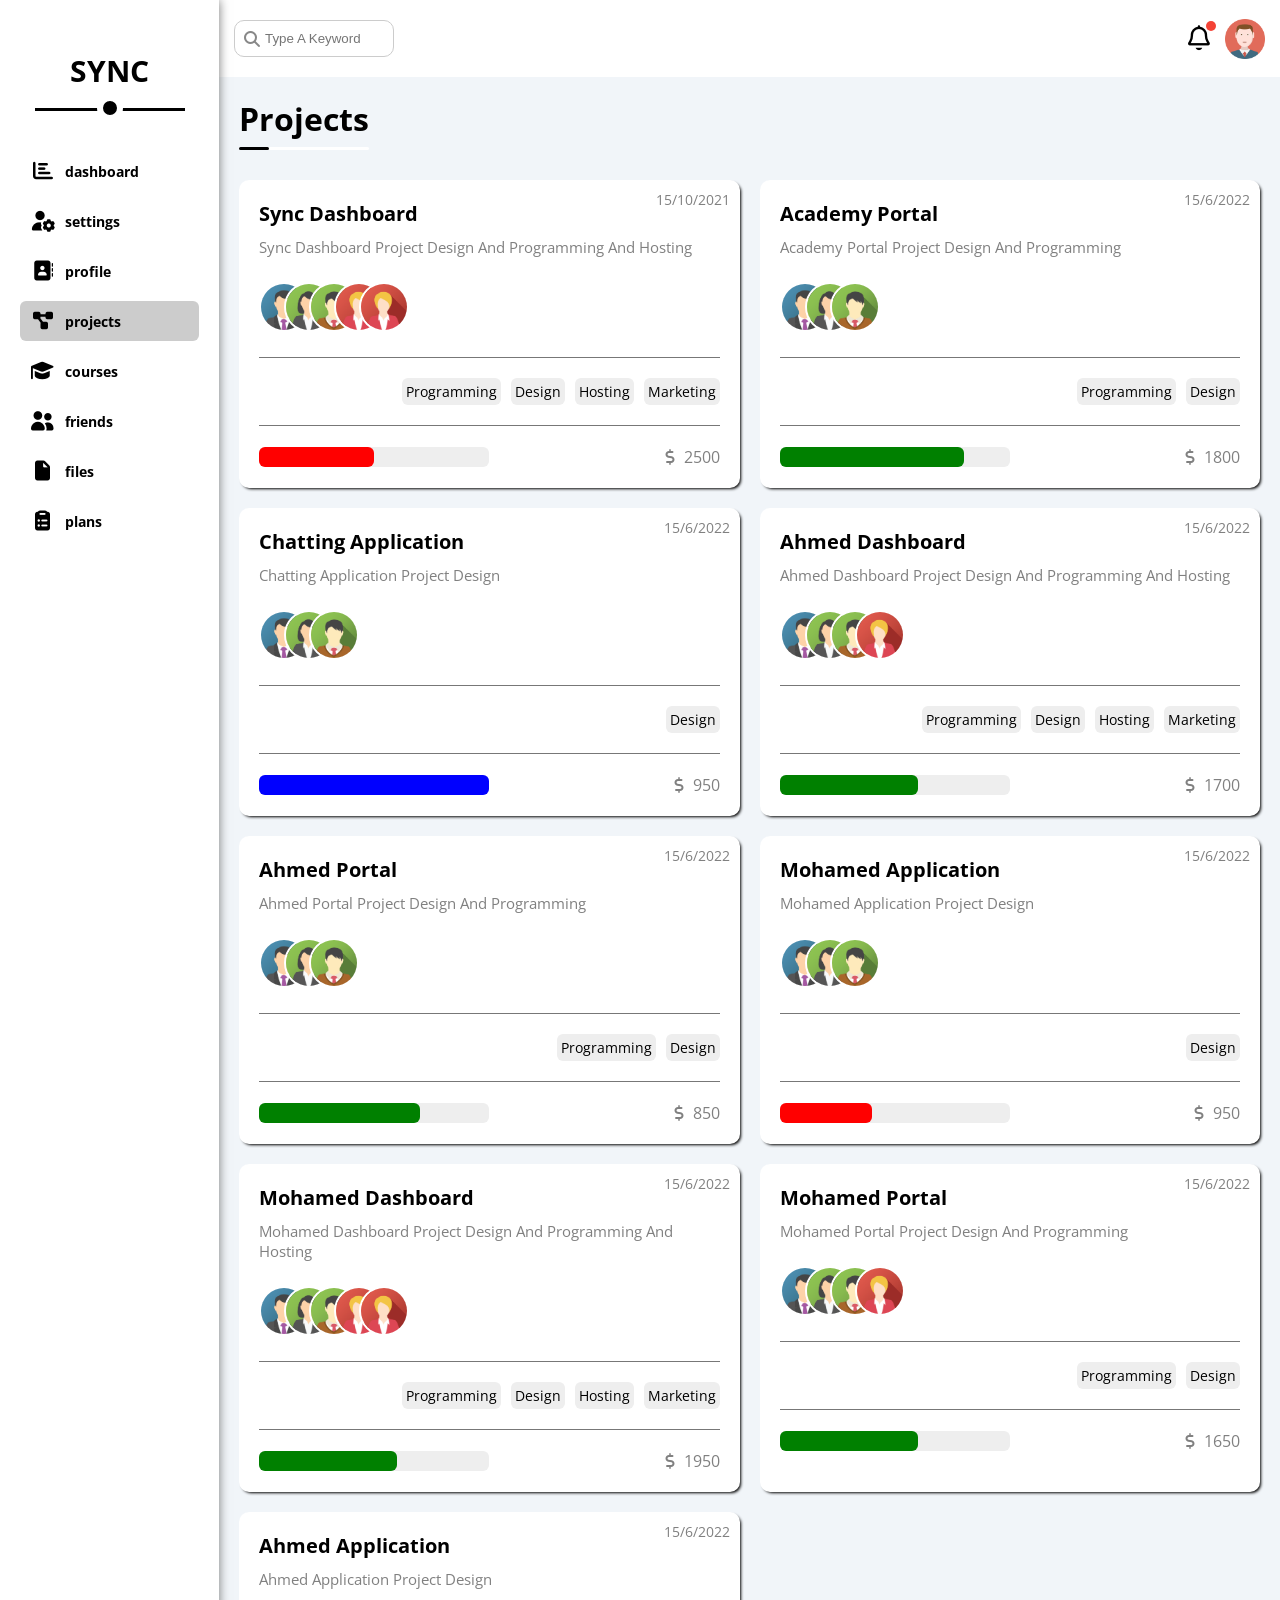
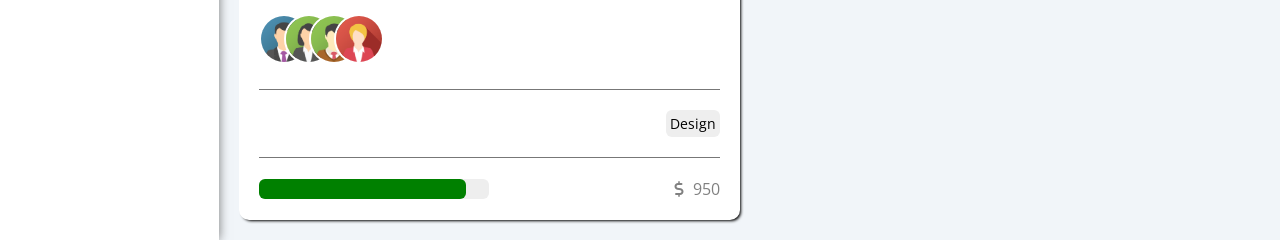
<file: projects.html>
<!DOCTYPE html>
<html lang="en">
<head>
    <meta charset="UTF-8">
    <meta name="viewport" content="width=device-width, initial-scale=1.0">
    <link rel="stylesheet" href="css/main.css" />
    <link rel="stylesheet" href="css/framework.css" />
    <link rel="preconnect" href="https://fonts.googleapis.com" />
    <link rel="preconnect" href="https://fonts.gstatic.com" crossorigin />
    <link href="https://fonts.googleapis.com/css2?family=Open+Sans:ital,wght@0,300..800;1,300..800&display=swap" rel="stylesheet" />
    <link rel="stylesheet" href="css/all.min.css" />
    <title>Projects</title>
</head>
<body>
    <div class="page d-flex">
        <div class="sidebar bg-white p-20 p-relative">
            <h3 class="txt-c p-relative">sync</h3>
            <ul>
                <li>
                    <a class="d-flex fs-14 align-center c-black rad-6 pad-10" href="index.html">
                        <i class="fa-solid fa-chart-bar"></i>
                        <span>dashboard</span>                      
                    </a>
                </li>
                <li>
                    <a class="d-flex fs-14 align-center c-black rad-6 pad-10" href="settings.html">
                        <i class="fa-solid fa-user-gear"></i>
                        <span>settings</span>
                    </a>
                </li>
                <li>
                    <a class="d-flex fs-14 align-center c-black rad-6 pad-10" href="profile.html">
                        <i class="fa-solid fa-address-book"></i>
                        <span>profile</span>
                    </a>
                </li>
                <li>
                    <a class="active d-flex fs-14 align-center c-black rad-6 pad-10" href="projects.html">
                        <i class="fa-solid fa-diagram-project"></i>
                        <span>projects</span>
                    </a>
                </li>
                <li>
                    <a class="d-flex fs-14 align-center c-black rad-6 pad-10" href="courses.html">
                        <i class="fa-solid fa-graduation-cap"></i>
                        <span>courses</span>
                    </a>
                </li>
                <li>
                    <a class="d-flex fs-14 align-center c-black rad-6 pad-10" href="friends.html">
                        <i class="fa-solid fa-user-group"></i>
                        <span>friends</span>
                    </a>
                </li>
                <li>
                    <a class="d-flex fs-14 align-center c-black rad-6 pad-10" href="files.html">
                        <i class="fa-solid fa-file"></i>
                        <span>files</span>
                    </a>
                </li>
                <li>
                    <a class="d-flex fs-14 align-center c-black rad-6 pad-10" href="plans.html">
                        <i class="fa-solid fa-clipboard-list"></i>
                        <span>plans</span>
                    </a>
                </li>
            </ul>
        </div>
        <div class="content w-full">
            <!-- start head -->
            <div class="head bg-white p-15 d-flex between-flex">
                <div class="search p-relative">
                    <input class="p-10 rad-10" type="search" name="search" placeholder="type a keyword">
                </div>
                <div class="icons d-flex align-center">
                    <span class="notification p-relative">
                        <i class="fa-regular fa-bell"></i>
                    </span>
                    <img src="image/avatar.png" alt="">
                </div>
            </div>
            <!-- end head -->
            <h1 class="p-relative text-capital">projects</h1>
            <!-- start projects page -->
            <div class="projects-page m-20 d-grid">
                <!-- start project dashboard -->
                <div class="project bg-white rad-10 p-20 p-relative">
                    <span class="date c-grey fs-14">15/10/2021</span>
                    <h4 class="m-0 text-capital fw-bold fs-20">sync dashboard</h4>
                    <p class="c-grey text-capital fs-15 mt-10 mb-10">sync Dashboard Project Design And Programming And Hosting</p>
                    <div class="team">
                        <a href="#">
                            <img src="image/team-01.png" alt="">
                        </a>
                        <a href="#">
                            <img src="image/team-02.png" alt="">
                        </a>
                        <a href="#">
                            <img src="image/team-03.png" alt="">
                        </a>
                        <a href="#">
                            <img src="image/team-04.png" alt="">
                        </a>
                        <a href="#">
                            <img src="image/team-05.png" alt="">
                        </a>
                    </div>
                    <div class="do">
                        <span class="bg-eee rad-6 text-capital fs-14">programming</span>
                        <span class="bg-eee rad-6 text-capital fs-14">design</span>
                        <span class="bg-eee rad-6 text-capital fs-14">hosting</span>
                        <span class="bg-eee rad-6 text-capital fs-14">marketing</span>
                    </div>
                    <div class="info d-flex between-flex">
                        <div class="progress rad-6 bg-eee">
                            <span class="one" style="width: 50%;"></span>
                        </div>
                        <div class="price c-grey">
                            <i class="fa-solid fa-dollar-sign"></i>
                            2500
                        </div>
                    </div>
                </div>
                <!-- end project dashboard -->
                <!-- start academy -->
                <div class="project bg-white rad-10 p-20 p-relative">
                    <span class="date c-grey fs-14">15/6/2022</span>
                    <h4 class="m-0 text-capital fw-bold fs-20">Academy Portal</h4>
                    <p class="c-grey text-capital fs-15 mt-10 mb-10">Academy Portal Project Design And Programming</p>
                    <div class="team">
                        <a href="#">
                            <img src="image/team-01.png" alt="">
                        </a>
                        <a href="#">
                            <img src="image/team-02.png" alt="">
                        </a>
                        <a href="#">
                            <img src="image/team-03.png" alt="">
                        </a>
                    </div>
                    <div class="do">
                        <span class="bg-eee rad-6 text-capital fs-14">programming</span>
                        <span class="bg-eee rad-6 text-capital fs-14">design</span>
                    </div>
                    <div class="info d-flex between-flex">
                        <div class="progress rad-6 bg-eee">
                            <span class="two" style="width: 80%;"></span>
                        </div>
                        <div class="price c-grey">
                            <i class="fa-solid fa-dollar-sign"></i>
                            1800
                        </div>
                    </div>
                </div> 
                <!-- start academy -->
                <!-- start Chatting -->
                <div class="project bg-white rad-10 p-20 p-relative">
                    <span class="date c-grey fs-14">15/6/2022</span>
                    <h4 class="m-0 text-capital fw-bold fs-20">Chatting Application</h4>
                    <p class="c-grey text-capital fs-15 mt-10 mb-10">Chatting Application Project Design</p>
                    <div class="team">
                        <a href="#">
                            <img src="image/team-01.png" alt="">
                        </a>
                        <a href="#">
                            <img src="image/team-02.png" alt="">
                        </a>
                        <a href="#">
                            <img src="image/team-03.png" alt="">
                        </a>
                    </div>
                    <div class="do">
                        <span class="bg-eee rad-6 text-capital fs-14">design</span>
                    </div>
                    <div class="info d-flex between-flex">
                        <div class="progress rad-6 bg-eee">
                            <span class="three" style="width: 100%;"></span>
                        </div>
                        <div class="price c-grey">
                            <i class="fa-solid fa-dollar-sign"></i>
                            950
                        </div>
                    </div>
                </div> 
                <!-- end Chatting -->
                <!-- start Ahmed Dashboard -->
                <div class="project bg-white rad-10 p-20 p-relative">
                    <span class="date c-grey fs-14">15/6/2022</span>
                    <h4 class="m-0 text-capital fw-bold fs-20">Ahmed Dashboard</h4>
                    <p class="c-grey text-capital fs-15 mt-10 mb-10">Ahmed Dashboard Project Design And Programming And Hosting</p>
                    <div class="team">
                        <a href="#">
                            <img src="image/team-01.png" alt="">
                        </a>
                        <a href="#">
                            <img src="image/team-02.png" alt="">
                        </a>
                        <a href="#">
                            <img src="image/team-03.png" alt="">
                        </a>
                        <a href="#">
                            <img src="image/team-04.png" alt="">
                        </a>
                    </div>
                    <div class="do">
                        <span class="bg-eee rad-6 text-capital fs-14">programming</span>
                        <span class="bg-eee rad-6 text-capital fs-14">design</span>
                        <span class="bg-eee rad-6 text-capital fs-14">hosting</span>
                        <span class="bg-eee rad-6 text-capital fs-14">marketing</span>
                    </div>
                    <div class="info d-flex between-flex">
                        <div class="progress rad-6 bg-eee">
                            <span class="four" style="width: 60%;"></span>
                        </div>
                        <div class="price c-grey">
                            <i class="fa-solid fa-dollar-sign"></i>
                            1700
                        </div>
                    </div>
                </div>
                <!-- end Ahmed Dashboard -->
                <!-- start ahmed portal -->
                <div class="project bg-white rad-10 p-20 p-relative">
                    <span class="date c-grey fs-14">15/6/2022</span>
                    <h4 class="m-0 text-capital fw-bold fs-20">Ahmed portal</h4>
                    <p class="c-grey text-capital fs-15 mt-10 mb-10">Ahmed Portal Project Design And Programming</p>
                    <div class="team">
                        <a href="#">
                            <img src="image/team-01.png" alt="">
                        </a>
                        <a href="#">
                            <img src="image/team-02.png" alt="">
                        </a>
                        <a href="#">
                            <img src="image/team-03.png" alt="">
                        </a>
                    </div>
                    <div class="do">
                        <span class="bg-eee rad-6 text-capital fs-14">programming</span>
                        <span class="bg-eee rad-6 text-capital fs-14">design</span>
                    </div>
                    <div class="info d-flex between-flex">
                        <div class="progress rad-6 bg-eee">
                            <span class="five" style="width: 70%;"></span>
                        </div>
                        <div class="price c-grey">
                            <i class="fa-solid fa-dollar-sign"></i>
                            850
                        </div>
                    </div>
                </div>               
                <!-- end ahmed portal -->
                <!-- start Mohamed Application -->
                <div class="project bg-white rad-10 p-20 p-relative">
                    <span class="date c-grey fs-14">15/6/2022</span>
                    <h4 class="m-0 text-capital fw-bold fs-20">Mohamed Application</h4>
                    <p class="c-grey text-capital fs-15 mt-10 mb-10">Mohamed Application Project Design</p>
                    <div class="team">
                        <a href="#">
                            <img src="image/team-01.png" alt="">
                        </a>
                        <a href="#">
                            <img src="image/team-02.png" alt="">
                        </a>
                        <a href="#">
                            <img src="image/team-03.png" alt="">
                        </a>
                    </div>
                    <div class="do">
                        <span class="bg-eee rad-6 text-capital fs-14">design</span>
                    </div>
                    <div class="info d-flex between-flex">
                        <div class="progress rad-6 bg-eee">
                            <span class="six" style="width: 40%;"></span>
                        </div>
                        <div class="price c-grey">
                            <i class="fa-solid fa-dollar-sign"></i>
                            950
                        </div>
                    </div>
                </div>   
                <!-- end Mohamed Application -->
                <!-- start mohammed dashboard -->
                <div class="project bg-white rad-10 p-20 p-relative">
                    <span class="date c-grey fs-14">15/6/2022</span>
                    <h4 class="m-0 text-capital fw-bold fs-20">Mohamed Dashboard</h4>
                    <p class="c-grey text-capital fs-15 mt-10 mb-10">Mohamed Dashboard Project Design And Programming And Hosting</p>
                    <div class="team">
                        <a href="#">
                            <img src="image/team-01.png" alt="">
                        </a>
                        <a href="#">
                            <img src="image/team-02.png" alt="">
                        </a>
                        <a href="#">
                            <img src="image/team-03.png" alt="">
                        </a>
                        <a href="#">
                            <img src="image/team-04.png" alt="">
                        </a>
                        <a href="#">
                            <img src="image/team-05.png" alt="">
                        </a>
                    </div>
                    <div class="do">
                        <span class="bg-eee rad-6 text-capital fs-14">programming</span>
                        <span class="bg-eee rad-6 text-capital fs-14">design</span>
                        <span class="bg-eee rad-6 text-capital fs-14">hosting</span>
                        <span class="bg-eee rad-6 text-capital fs-14">marketing</span>
                    </div>
                    <div class="info d-flex between-flex">
                        <div class="progress rad-6 bg-eee">
                            <span class="seven" style="width: 60%;"></span>
                        </div>
                        <div class="price c-grey">
                            <i class="fa-solid fa-dollar-sign"></i>
                            1950
                        </div>
                    </div>
                </div>
                <!-- end mohammed dashboard -->
                <!-- start Mohamed Portal -->
                <div class="project bg-white rad-10 p-20 p-relative">
                    <span class="date c-grey fs-14">15/6/2022</span>
                    <h4 class="m-0 text-capital fw-bold fs-20">Mohamed Portal</h4>
                    <p class="c-grey text-capital fs-15 mt-10 mb-10">Mohamed Portal Project Design And Programming</p>
                    <div class="team">
                        <a href="#">
                            <img src="image/team-01.png" alt="">
                        </a>
                        <a href="#">
                            <img src="image/team-02.png" alt="">
                        </a>
                        <a href="#">
                            <img src="image/team-03.png" alt="">
                        </a>
                        <a href="#">
                            <img src="image/team-04.png" alt="">
                        </a>
                    </div>
                    <div class="do">
                        <span class="bg-eee rad-6 text-capital fs-14">programming</span>
                        <span class="bg-eee rad-6 text-capital fs-14">design</span>
                    </div>
                    <div class="info d-flex between-flex">
                        <div class="progress rad-6 bg-eee">
                            <span class="eight" style="width: 60%;"></span>
                        </div>
                        <div class="price c-grey">
                            <i class="fa-solid fa-dollar-sign"></i>
                            1650
                        </div>
                    </div>
                </div>
                <!-- end Mohamed Portal -->
                <!-- start Ahmed Application -->
                <div class="project bg-white rad-10 p-20 p-relative">
                    <span class="date c-grey fs-14">15/6/2022</span>
                    <h4 class="m-0 text-capital fw-bold fs-20">Ahmed Application</h4>
                    <p class="c-grey text-capital fs-15 mt-10 mb-10">Ahmed Application Project Design</p>
                    <div class="team">
                        <a href="#">
                            <img src="image/team-01.png" alt="">
                        </a>
                        <a href="#">
                            <img src="image/team-02.png" alt="">
                        </a>
                        <a href="#">
                            <img src="image/team-03.png" alt="">
                        </a>
                        <a href="#">
                            <img src="image/team-04.png" alt="">
                        </a>
                    </div>
                    <div class="do">
                        <span class="bg-eee rad-6 text-capital fs-14">design</span>
                    </div>
                    <div class="info d-flex between-flex">
                        <div class="progress rad-6 bg-eee">
                            <span class="nine" style="width: 90%;"></span>
                        </div>
                        <div class="price c-grey">
                            <i class="fa-solid fa-dollar-sign"></i>
                            950
                        </div>
                    </div>
                </div>
                <!-- end Ahmed Application -->
            </div>
            <!-- end projects page -->
        </div>
    </div>
</body>
</html>
</file>
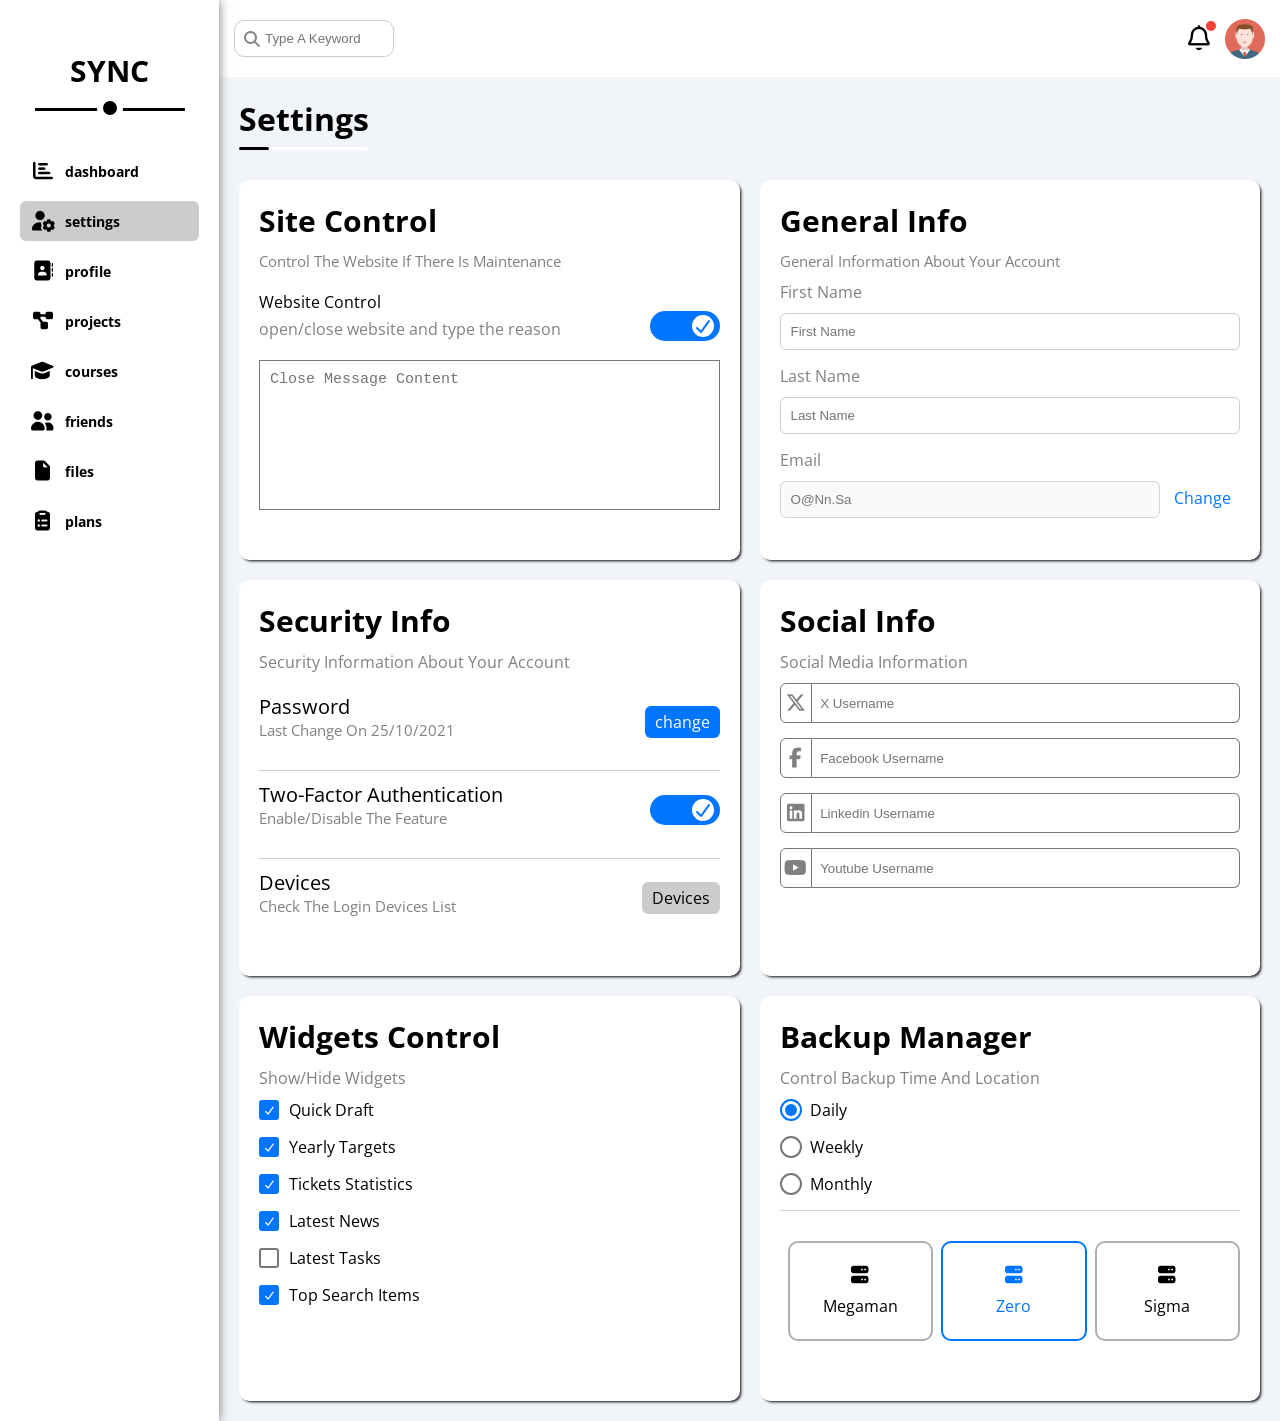
<file: settings.html>
<!DOCTYPE html>
<html lang="en">
<head>
    <meta charset="UTF-8">
    <meta name="viewport" content="width=device-width, initial-scale=1.0">
    <link rel="stylesheet" href="css/main.css" />
    <link rel="stylesheet" href="css/framework.css" />
    <link rel="preconnect" href="https://fonts.googleapis.com" />
    <link rel="preconnect" href="https://fonts.gstatic.com" crossorigin />
    <link href="https://fonts.googleapis.com/css2?family=Open+Sans:ital,wght@0,300..800;1,300..800&display=swap" rel="stylesheet" />
    <link rel="stylesheet" href="css/all.min.css" />
    <title>Settings</title>
</head>
<body>
    <div class="page d-flex">
        <div class="sidebar bg-white p-20 p-relative">
            <h3 class="txt-c p-relative">sync</h3>
            <ul>
                <li>
                    <a class="d-flex fs-14 align-center c-black rad-6 pad-10" href="index.html">
                        <i class="fa-solid fa-chart-bar"></i>
                        <span>dashboard</span>                      
                    </a>
                </li>
                <li>
                    <a class="active d-flex fs-14 align-center c-black rad-6 pad-10" href="settings.html">
                        <i class="fa-solid fa-user-gear"></i>
                        <span>settings</span>
                    </a>
                </li>
                <li>
                    <a class="d-flex fs-14 align-center c-black rad-6 pad-10" href="profile.html">
                        <i class="fa-solid fa-address-book"></i>
                        <span>profile</span>
                    </a>
                </li>
                <li>
                    <a class="d-flex fs-14 align-center c-black rad-6 pad-10" href="projects.html">
                        <i class="fa-solid fa-diagram-project"></i>
                        <span>projects</span>
                    </a>
                </li>
                <li>
                    <a class="d-flex fs-14 align-center c-black rad-6 pad-10" href="courses.html">
                        <i class="fa-solid fa-graduation-cap"></i>
                        <span>courses</span>
                    </a>
                </li>
                <li>
                    <a class="d-flex fs-14 align-center c-black rad-6 pad-10" href="friends.html">
                        <i class="fa-solid fa-user-group"></i>
                        <span>friends</span>
                    </a>
                </li>
                <li>
                    <a class="d-flex fs-14 align-center c-black rad-6 pad-10" href="files.html">
                        <i class="fa-solid fa-file"></i>
                        <span>files</span>
                    </a>
                </li>
                <li>
                    <a class="d-flex fs-14 align-center c-black rad-6 pad-10" href="plans.html">
                        <i class="fa-solid fa-clipboard-list"></i>
                        <span>plans</span>
                    </a>
                </li>
            </ul>
        </div>
        <div class="content w-full">
            <!-- start head -->
            <div class="head bg-white p-15 d-flex between-flex">
                <div class="search p-relative">
                    <input class="p-10 rad-10" type="search" name="search" placeholder="type a keyword">
                </div>
                <div class="icons d-flex align-center">
                    <span class="notification p-relative">
                        <i class="fa-regular fa-bell"></i>
                    </span>
                    <img src="image/avatar.png" alt="">
                </div>
            </div>
            <!-- end head -->
            <h1 class="p-relative text-capital">settings</h1>
            <!-- start settings page -->
            <div class="settings-page m-20 d-grid g-20">
                <!-- start site control -->
                <div class="site-control bg-white rad-10 p-20">
                    <h2 class="mt-0 mb-10 text-capital fw-bold fs-30">site control</h2>
                    <p class="c-grey text-capital mt-0 mb-20 fs-15">control the website if there is maintenance</p>
                    <div class="d-flex between-flex">
                        <div>
                            <span class="text-capital">website control</span>
                            <p class="c-grey mt-5 mb-20">open/close website and type the reason</p>
                        </div>
                        <div>
                            <label>
                                <input class="toggle-checkbox" type="checkbox" checked />
                                <div class="toggle-switch"></div>
                            </label>
                        </div>
                    </div>
                    <textarea name="textareaaaa" id="text-area" class="text-area w-full p-10 d-block" placeholder="close message content"></textarea>
                </div>
                <!-- end site control -->
                <!-- start general info -->
                <div class="general-info bg-white rad-10 p-20">
                    <h2 class="text-capital mt-0 mb-10 fs-30">general info</h2>
                    <p class="text-capital fs-15 c-grey mt-0 mb-10">general information about your account</p>
                    <div class="mb-15">
                        <label for="first" class="text-capital d-block mt-0 mb-10 c-grey">first name</label>
                        <input id="first" class="b-none b-ccc text-capital p-10 w-full rad-6" type="text" placeholder="first name">
                    </div>
                    <div class="mb-15">
                        <label for="second" class="text-capital d-block mt-0 mb-10 c-grey">last name</label>
                        <input id="second" class="b-none b-ccc text-capital p-10 w-full rad-6" type="text" placeholder="last name">
                    </div>
                    <div class="">
                        <label for="third" class="text-capital d-block mt-0 mb-10 c-grey">email</label>
                        <input id="third" class="b-none b-ccc text-capital p-10 rad-6" type="text" value="o@nn.sa" disabled>
                        <a class="text-capital c-blue b-none" href="#">change</a>
                    </div>
                </div>
                <!-- end general info -->
                <!-- start security info -->
                <div class="security-info bg-white rad-10 p-20">
                    <h2 class="mt-0 mb-10 text-capital fs-30">security info</h2>
                    <p class="mt-0 mb-20 c-grey text-capital">security information about your account</p>
                    <div class="sec-box d-flex between-flex pb-20 mb-10">
                        <div>
                            <span class="text-capital d-block fs-20">password</span>
                            <p class="c-grey text-capital mt-0 mb-10 fs-15">Last Change On 25/10/2021</p>
                        </div>
                        <a class="link c-white bg-blue btn-shape" href="#">change</a>
                    </div>
                    <div class="sec-box d-flex between-flex pb-20 mb-10">
                        <div>
                            <span class="text-capital d-block fs-20">Two-Factor Authentication</span>
                            <p class="c-grey text-capital mt-0 mb-10 fs-15">Enable/Disable The Feature</p>
                        </div>
                        <div>
                            <label>
                                <input class="toggle-checkbox" type="checkbox" checked />
                                <div class="toggle-switch"></div>
                            </label>
                        </div>
                    </div>
                    <div class="sec-box d-flex between-flex pb-20 mb-10">
                        <div>
                            <span class="text-capital d-block fs-20">devices</span>
                            <p class="c-grey text-capital mt-0 mb-10 fs-15">check the login devices list</p>
                        </div>
                        <a class="btn-shape bg-ccc c-black text-capital" href="#">devices</a>
                    </div>
                </div>
                <!-- end security info -->
                <!-- start social info -->
                <div class="social-info bg-white rad-10 p-20">
                    <h2 class="text-capital mt-0 mb-10 fs-30">social info</h2>
                    <p class="mt-0 mb-10 text-capital c-grey">Social Media Information</p>
                    <div class="box center-flex mb-15">
                        <i class="fa-brands fa-x-twitter icon c-grey"></i>
                        <input class="text-capital w-full" type="text" placeholder="x username">
                    </div>
                    <div class="box center-flex mb-15">
                        <i class="fa-brands fa-facebook-f icon c-grey"></i>
                        <input class="text-capital w-full" type="text" placeholder="facebook username">
                    </div>
                    <div class="box center-flex mb-15">
                        <i class="fa-brands fa-linkedin icon c-grey"></i>
                        <input class="text-capital w-full" type="text" placeholder="linkedin username">
                    </div>
                    <div class="box center-flex mb-15">
                        <i class="fa-brands fa-youtube icon c-grey"></i>
                        <input class="text-capital w-full" type="text" placeholder="youtube username">
                    </div>
                </div>
                <!-- end social info -->
                <!-- start widgets control -->
                <div class="widgets-control bg-white p-20 rad-10">
                    <h2 class="text-capital mt-0 mb-10 fs-30">widgets control</h2>
                    <p class="mt-0 mb-10 c-grey text-capital">Show/Hide Widgets</p>
                    <div class="control d-flex mb-15">
                        <input type="checkbox" id="one" checked>
                        <label class="text-capital" for="one">quick draft</label>
                    </div>
                    <div class="control d-flex mb-15">
                        <input type="checkbox" id="two" checked>
                        <label class="text-capital" for="two">yearly targets</label>
                    </div>
                    <div class="control d-flex mb-15">
                        <input type="checkbox" id="three" checked>
                        <label class="text-capital" for="three">tickets statistics</label>
                    </div>
                    <div class="control d-flex mb-15">
                        <input type="checkbox" id="four" checked>
                        <label class="text-capital" for="four">latest news</label>
                    </div>
                    <div class="control d-flex mb-15">
                        <input type="checkbox" id="five">
                        <label class="text-capital" for="five">latest tasks</label>
                    </div>
                    <div class="control d-flex mb-15">
                        <input type="checkbox" id="six" checked>
                        <label class="text-capital" for="six">top search items</label>
                    </div>
                </div>
                <!-- end widgets control -->
                <!-- start backup manager -->
                <div class="backup-manager bg-white rad-10 p-20">
                    <h2 class="mt-0 mb-10 text-capital fs-30">backup manager</h2>
                    <p class="c-grey text-capital mt-0 mb-10">Control Backup Time And Location</p>
                    <div class="date d-flex align-flex mb-15">
                        <input type="radio" name="time" id="daily" checked>
                        <label for="daily" class="text-capital">daily</label>
                    </div>
                    <div class="date d-flex align-flex mb-15">
                        <input type="radio" name="time" id="weekly">
                        <label for="weekly" class="text-capital">weekly</label>
                    </div>
                    <div class="date d-flex align-flex mb-15">
                        <input type="radio" name="time" id="monthly">
                        <label for="monthly" class="text-capital">monthly</label>
                    </div>
                    <div class="servers d-flex center-flex">
                        <input type="radio" name="servers" id="server-one">
                        <div class="server mb-10 rad-10 d-flex center-flex">
                            <label for="server-one" class="d-block text-capital m-15">
                                <i class="fa-solid fa-server d-block mb-10"></i>
                                megaman
                            </label>
                        </div>
                        <input type="radio" name="servers" id="server-two" checked>
                        <div class="server mb-10 rad-10 d-flex center-flex">
                            <label for="server-two" class="d-block text-capital m-15">
                                <i class="fa-solid fa-server d-block mb-10"></i>
                                zero
                            </label>
                        </div>
                        <input type="radio" name="servers" id="server-three">
                        <div class="server mb-10 rad-10 d-flex center-flex">
                            <label for="server-three" class="d-block text-capital m-15">
                                <i class="fa-solid fa-server d-block mb-10"></i>
                                sigma
                            </label>
                        </div>
                    </div>
                </div>
                <!-- end backup manager -->
            </div>
            <!-- end settings page -->
        </div>
    </div>
</body>
</html>
</file>
<file: css/main.css>
/* start variables */
:root {
    --blue-color: #0075ff;
    --blue-alt-color: #0d69d5;
    --orange-color: #f59e0b;
    --green-color: #22c55e;
    --red-color: #f44336;
    --gray-color: #888;
    --main-transition: 0.3s;
}
/* end variables */
/* start global rules */
* {
    -webkit-box-sizing: border-box;
    -moz-box-sizing: border-box;
    box-sizing: border-box;
}
::-webkit-scrollbar {
    width: 15px;
}
::-webkit-scrollbar-track {
    background-color: white;
}
::-webkit-scrollbar-thumb {
    background-color: var(--blue-color);
}
::-webkit-scrollbar-thumb:hover {
    background-color: var(--blue-alt-color);
}
body {
    font-family: "Open Sans", sans-serif;
    margin: 0;
    padding: 0;
}
ul {
    list-style: none;
    padding: 0;
    margin: 0;
}
a {
    text-decoration: none;
}
.page {
    min-height: 100vh;
    background-color: #f1f5f9;
}
/* end global rules */
/* start sidebar */
.sidebar {
    width: 20%;
    box-shadow: 0px 0px 10px #777;
}
@media (max-width: 768px) {
    .sidebar {
        width: 60px;
        padding: 10px !important;
    }
}
.sidebar > h3 {
    text-transform: uppercase;
    font-weight: bold;
    font-size: 30px;
    margin-bottom: 60px;
}
.sidebar > h3::before {
    content: "";
    position: absolute;
    bottom: -20px;
    left: 50%;
    transform: translateX(-50%);
    height: 3px;
    width: 150px;
    background-color: black;
}
.sidebar > h3::after {
    content: "";
    position: absolute;
    bottom: -20px;
    left: 50%;
    width: 14px;
    height: 14px;
    border-radius: 50%;
    background-color: black;
    border: 6px solid white;
    transform: translate(-50%, calc(20px / 2));
}
@media (max-width: 768px) {
    .sidebar > h3 {
        padding: 0px;
        font-size: 15px;
    }
    .sidebar > h3::before {
        width: 40px;
    }
}
.sidebar ul li {
    display: block;
}
.sidebar ul li a {
    display: flex;
    padding: 10px;
    margin-bottom: 10px;
    transition: var(--main-transition);
}
.sidebar ul li a.active,
.sidebar ul li a:hover {
    background-color: #ccc;
}
.sidebar ul li a i {
    font-size: 20px;
}
.sidebar ul li a span {
    display: block;
    padding-left: 10px;
    font-size: 14px;
    font-weight: bold;
}
@media (max-width: 768px) {
    .sidebar ul li a span {
        display: none;
    }
}
/* end sidebar */
/* start content */
/* start head */
.head .search::before {
    content: "\f002";
    font-family: var(--fa-family-classic);
    font-weight: 900;
    position: absolute;
    left: 10px;
    top: 50%;
    transform: translateY(-50%);
    color: var(--gray-color);
}
.head .search input {
    padding-left: 30px;
    border: 1px solid #ccc;
    width: 160px;
    transition: width var(--main-transition);
}
.head .search input:focus {
    width: 200px;
    outline-color: rgb(87, 83, 83);
}
.head .search input::placeholder {
    text-transform: capitalize;
    transition: var(--main-transition);
}
.head .search input:focus::placeholder {
    opacity: 0;
}
.head .icons .notification {
    padding: 10px;
}
.head .icons .notification::before {
    content: "";
    position: absolute;
    right: 9px;
    top: 6px;
    width: 10px;
    height: 10px;
    border-radius: 50%;
    background-color: var(--red-color);
}
.head .icons .notification i {
    font-size: 25px;
}
.head .icons img {
    width: 40px;
}
/* end head */
.page h1 {
    margin: 20px 20px 40px;
    z-index: 1;
    text-transform: capitalize
}
.page h1::before,
.page h1::after {
    content: "";
    position: absolute;
    left: 0px;
    bottom: -10px;
    height: 3px;
    border-radius: 6px;
}
.page h1::before {
    width: 30px;
    background-color: black;
}
.page h1::after {
    z-index: -1;
    width: 130px;
    background-color: white;
}
.page .wrapper {
    grid-template-columns: repeat(auto-fill, minmax(450px, 1fr));
    margin-left: 20px;
    margin-right: 20px;
    margin-bottom: 20px;
}
@media (max-width: 768px) {
    .page .wrapper {
        grid-template-columns: repeat(auto-fill, minmax(200px, 1fr));
    }
}
/* start welcome box */
.page .wrapper .welcome {
    overflow: hidden;
}
/* start intro */
.page .wrapper .welcome .intro h2 {
    text-transform: capitalize;
}
.page .wrapper .welcome .intro p {
    text-transform: capitalize;
}
.page .wrapper .welcome .intro p {
    text-transform: capitalize;
}
.page .wrapper .welcome .intro img {
    max-width: 100%;
    width: 180px;
}
@media (max-width: 768px) {
    .page .wrapper .welcome .intro img {
        width: 120px;
    }
}
/* end intro */
/* start img */
.page .wrapper .welcome > img {
    width: 65px;
    border-radius: 50%;
    border: 6px solid white;
    margin-top: -28px;
    margin-left: 20px;
    box-shadow: -2px 1px 3px rgb(199, 195, 195);
}
@media (max-width: 768px) {
    .page .wrapper .welcome > img {
        position: relative;
        left: -110px;
    }
}
/* end img */
/* start body */
.page .wrapper .welcome .body {
    border-top: 1px solid #eee;
    border-bottom: 1px solid #eee;
}
.page .wrapper .welcome .body > div {
    padding-right: 20px;
    padding-left: 20px;
    flex: 1;
    text-transform: capitalize;
}
.page .wrapper .welcome .body > div span {
    text-transform: capitalize;
}
@media (max-width: 768px) {
    .block-mobile {
        display: block;
    }
    .page .wrapper .welcome .body > div:not(:last-child) {
        margin-bottom: 20px;
    }

}
/* end body */
/* start link */
.page .wrapper .welcome .visit {
    display: block;
    margin-left: auto;
    margin-right: 10px;
    margin-bottom: 80px;
    transition: var(--main-transition);
}
.page .wrapper .welcome a:hover {
    background-color: var(--blue-alt-color);
}
/* end link */
/* end welcome box */
/* start quick draft */
.quick-draft h2 {
    text-transform: capitalize;
}
.quick-draft p {
    text-transform: capitalize;
}
.quick-draft form input[type="text"] {
    outline: none;
    caret-color: #777;
}
.quick-draft form input[type="text"]::placeholder {
    text-transform: capitalize;
}
.quick-draft form textarea {
    min-height: 150px;
    outline: none;
    caret-color: #777;
    resize: none;
}
.quick-draft form textarea::placeholder {
    text-transform: capitalize;
}
.quick-draft form input[type="submit"] {
    text-transform: capitalize;
    margin-left: auto;
    transition: var(--main-transition);
    cursor: pointer;
}
.quick-draft form .save:hover {
    background-color: var(--blue-alt-color);
}
/* end quick draft */
/* start yearly target */
.targets h2 {
    text-transform: capitalize;
}
.targets p {
    text-transform: capitalize;
}
.targets .target-row {
    width: 100%;
}
.targets .target-row .icon {
    width: 80px;
    height: 80px;
    font-size: 30px;
    margin-right: 20px;
}
.targets .target-row .details {
    width: calc(100% - 80px);
}
.targets .target-row .details span:first-child {
    text-transform: capitalize;
}
.targets .target-row .details .progress {
    width: 100%;
    height: 10px;
}
.targets .target-row .details .progress .blue {
    position: absolute;
    left: 0;
    top: 0;
    height: 100%;
}
.targets .target-row .details .progress .num {
    position: absolute;
    right: -20px;
    top: -40px;
    padding: 2px 6px;
    color: white;
    border: transparent;
}
.targets .target-row .details .progress .num::before {
    content: "";
    position: absolute;
    left: 50%;
    transform: translateX(-50%);
    bottom: -12px;
    border-style: solid;
    border-width: 6px;
}
.targets .target-row .details .progress .first::before {
    border-top-color: var(--blue-color);
}
.targets .target-row .details .progress .second::before {
    border-top-color: orange;
}
.targets .target-row .details .progress .third::before {
    border-top-color: green;
}
/* end yearly target */
/* start Tickets Statistics */
.tickets h2 {
    text-transform: capitalize;
    font-weight: bold;
    font-size: 30px;
}
.tickets p {
    text-transform: capitalize;
} 
@media (max-width: 786px) {
    .tickets h2 {
        text-align: center;
    }
    .tickets p {
        text-align: center;
    }
}
.tickets .box-s {
    border: 1px solid grey;
    width: calc(50% - 10px)
    
}
@media (max-width: 786px) {
    .tickets .box-s{
        width: 100%;
    }
}
.tickets .box-s i {
    font-size: 30px;
}
.tickets .box-s span:first-of-type {
    font-size: 25px;
    margin-bottom: 5px;
    margin-top: 5px;
}
.tickets .box-s span:last-of-type {
    text-transform: capitalize;
}
/* end Tickets Statistics */
/* start latest news */
.latest-news h2 {
    text-transform: capitalize;
}
.latest-news .news-row {
    justify-content: flex-start;
    gap: 20px;
    margin-bottom: 20px;
    padding-bottom: 20px;
}
.latest-news .news-row:not(:last-child) {
    border-bottom: 1px solid #eee;
}
@media (max-width: 768px) {
    .latest-news .news-row {
        flex-direction: column;
        justify-content: center;
        align-items: center;
    }
}
.latest-news .news-row h3 {
    font-size: 15px;
}
.latest-news .news-row p {
    font-size: 13px;
}
.latest-news .news-row img {
    width: 95px;
}
.latest-news .news-row .label {
    margin-left: auto;
}
@media (max-width: 768px) {
    .latest-news .news-row .label {
        margin-left: 0;
    }
}
/* end latest news */
/* start tasks */
.tasks h2 {
    font-size: 25px;
}
.tasks .task-row:not(:last-child) {
    border-bottom: 1px solid #eee;
}
.tasks .task-row:nth-child(4) h3,
.tasks .task-row:nth-child(4) p {
    text-decoration: line-through;
    opacity: 0.5;
}
.tasks .task-row .info h3 {
    font-size: 20px;
    margin: 10px 0 10px;
}
.tasks .task-row .info p {
    font-size: 15px;
    margin-top: 0px;
}
.tasks .task-row .delete {
    transition: var(--main-transition);
}
.tasks .task-row i:hover {
    color: red;
}
/* end tasks */
/* start top search items */
/* end top search items */
/* start latest uploads */
.latest-uploads ul li:not(:last-child) {
    border-bottom: 1px solid #eee;
}
.latest-uploads li img {
    width: 50px;
    margin-right: 10px;
}
/* end latest uploads */
/* start last project progress */
.last-project ul::before {
    content: "";
    z-index: 1;
    position: absolute;
    left: 15px;
    top: 0px;
    width: 2px;
    height: 100%;
    background-color: var(--blue-color);
}
.last-project ul li::before {
    content: "";
    z-index: 2;
    width: 30px;
    height: 30px;
    background-color: white;
    display: block;
    border: 3px solid white;
    outline: 2px solid blue;
    border-radius: 50%;
    margin-right: 15px;
}
.last-project ul li.done::before {
    background-color: var(--blue-color);

}
.last-project ul li.current::before {
    animation: change-color 0.8s infinite alternate;
}
.last-project .launch {
    position: absolute;
    right: 0px;
    bottom: 0px;
    opacity: 0.1;
    width: 160px;
}
@media (max-width: 768px) {
    .last-project .launch {
        display: none;
    }
}
/* end last project progress */
/* start reminders */
.reminders ul li {
    justify-content: flex-start;
    margin-bottom: 20px;
}
.reminders ul li > div {
    border-left-width: 2px;
    border-left-style: solid;
    padding-left: 10px;
}
.reminders ul li:first-of-type > div {
    border-left-color: var(--blue-color);  
}
.reminders ul li:nth-of-type(2) > div {
    border-left-color: var(--green-color);  
}
.reminders ul li:nth-of-type(3) > div {
    border-left-color: var(--orange-color);  
}
.reminders ul li:nth-of-type(4) > div {
    border-left-color: var(--red-color);  
}
.reminders ul li > span {
    width: 20px;
    height: 20px;
    border-radius: 50%;
}
.reminders ul li > div p {
    font-weight: bold;
    font-size: 20px;
}
.reminders ul li > div span {
    font-size: 15px;
}
@media (max-width: 768px) {
    .reminders ul li > div p {
        font-size: 16px;
    }
    .reminders ul li > div span {
        font-size: 14px;
    }  
}
/* end reminders */
/* start latest post */
.latest-post h2 + div {
    justify-content: flex-start;
    border-bottom: 1px solid #eee;
}
.latest-post div > img {
    width: 50px;
    margin-right: 20px;
}
.latest-post div.paragraph {
    border-bottom: 1px solid #eee;
}
.latest-post div.paragraph p {
    line-height: 1.8;
}
/* end latest post */
/* start social media */
.social-media .box {
    padding-left: 75px;
}
.social-media .x {
    background-color: #1da0f242
}
.social-media .facebook {
    background-color: #1876f267;
}
.social-media .youtube {
    background-color: #ff000062;
}
.social-media .linkedin {
    background-color: #0a66c26b;
}
.social-media .box i {
    font-size: 20px;
    position: absolute;
    height: 100%;
    width: 62px;
    z-index: 1;
    left: 0px;
    top: 0px;
    transition: var(--main-transition);
    font-size: 55px;
    display: flex;
    align-items: center;
    justify-content: center;
}
.social-media .box i:hover {
    transform: rotateZ(5deg);
}
.social-media .x i {
    background-color: #00aeef;
}
.social-media .x i + span {
    color: #00aeef;
}
.social-media .x a {
    background-color: #00aeef;
}
.social-media .facebook i {
    background-color: #1877f2;
}
.social-media .facebook i + span {
    color: #1877f2;
}
.social-media .facebook a {
    background-color: #1877f2;
}
.social-media .youtube i {
    background-color: #ff0000;
}
.social-media .youtube i + span {
    color: #ff0000;
}
.social-media .youtube a {
    background-color: #ff0000;
}
.social-media .linkedin i {
    background-color: #0a66c2;
}
.social-media .linkedin i + span {
    color: #0a66c2;
}
.social-media .linkedin a {
    background-color: #0a66c2;
}
/* end social media */
/* start projects table */
.projects {
    grid-template-columns: 1fr;
}
.projects .responsive-table {
    overflow-x: auto;
}
.projects table {
    border-spacing: 0;
    min-width: 1000px;
}
.projects table tr th {
    padding: 10px;
}
.projects table tbody tr td:last-child {
    border-right: 1px solid green;
}
.projects table tbody tr td {
    padding: 15px;
    border-bottom: 1px solid green;
    border-left: 1px solid green;
    transition: var(--main-transition);
}
.projects table tbody tr:hover td {
    background-color: rgba(0, 128, 0, 0.1);
}
.projects table tbody tr img:not(:first-child) {
    margin-left: -15px;
}
@media (max-width: 768px) {
    .projects table tbody tr img {
        width: 32px;
        height: 32px;
    }
}
.projects table .label {
    font-size: 12px;
}
/* end projects table */
/* start settings page */

/* start toggle-checkbox */
.toggle-checkbox {
    appearance: none;
    -webkit-appearance: none;
    display: none;
}
.toggle-switch {
    width: 70px;
    height: 30px;
    background: rgba(202, 200, 200, 0.596);
    border-radius: 16px;
    position: relative;
    transition: 0.3s;
}
.toggle-switch::before {
    font-family: "Font Awesome 7 free";
    content: "\f00d";
    position: absolute;
    top: 4px;
    left: 4px;
    font-weight: 900;
    color: rgba(202, 200, 200, 0.829);
    background-color: white;
    width: 22px;
    height: 22px;
    border-radius: 50%;
    display: flex;
    justify-content: center;
    align-items: center;
    transition: 0.3s;
}
.toggle-checkbox:checked + .toggle-switch {
    background-color: var(--blue-color);
}
.toggle-checkbox:checked + .toggle-switch::before {
    left: calc(70px - 4px - 4px - 22px + 2px);
    content: "\f00c";
    color: var(--blue-color);
}
/* end  toggle-checkbox */
.settings-page {
    grid-template-columns: repeat(auto-fill, minmax(450px, 1fr))
}
@media (max-width: 768px) {
    .settings-page {
        grid-template-columns: repeat(auto-fill, minmax(200px, 1fr))
    }
}
/* start site control */
.site-control {
    box-shadow: 2px 2px 3px -1px black;
}
.site-control::selection {
    background-color: var(--blue-color);
    color: white;
}
.site-control textarea {
    height: 150px;
    outline: none;
    resize: none;
    caret-color: blue;
    margin-bottom: 30px;
    border-color: #777;
}
.site-control textarea::placeholder {
    text-transform: capitalize;
    font-size: 15px;
}
/* end site control */
/* start general info */
.general-info {
    box-shadow: 2px 2px 3px -1px black;
}
.general-info input {
    outline: none;
    caret-color: blue;
}
.general-info #third {
    width: calc(100% - 80px);
    opacity: 0.8;
    margin-right: 10px;
}
/* end general info */
/* start security info */
.security-info {
    box-shadow: 2px 2px 3px -1px black;
}
.security-info .sec-box:not(:last-child) {
    border-bottom: 1px solid #ccc;
}
.security-info .sec-box a.link {
    transition: 0.3s;
}
.security-info .sec-box a.link:hover {
    background-color: var(--blue-alt-color);
}
/* end security info */
/* start social info */
.social-info {
    box-shadow: 2px 2px 3px -1px black;
}
.social-info input {
    outline: none;
    border-width: 1px;
    border-style: solid;
    border-color: #777;
    border-left: none;
    padding: 2px 2px 2px 8px;
    height: 40px;
    border-top-right-radius: 6px;
    border-bottom-right-radius: 6px;
}
.social-info div i {
    border: 1px solid #777;
    width: 35px;
    height: 40px;
    display: flex;
    justify-content: center;
    align-items: center;
    font-size: 20px;
    border-top-left-radius: 6px;
    border-bottom-left-radius: 6px;
    transition: 0.3s;
}
.social-info .box:focus-within .icon {
    color: black;
}

/* end social info */
/* start widgets control */
.widgets-control {
    box-shadow: 2px 2px 3px -1px black;
}
/* start custom checkbox  */
.widgets-control .control label {
    padding-left: 30px;
    cursor: pointer;
    position: relative;
}
.widgets-control .control label::before {
    content: "";
    position: absolute;
    left: 0px;
    top: 50%;
    transform: translateY(-50%);
    width: 16px;
    height: 16px;
    border: 2px solid black;
    border-radius: 3px;
    border-color: #777;
}
.widgets-control .control label::after {
    content:"\f00c";
    font-family: "Font Awesome 7 Free";
    font-weight: 900;
    position: absolute;
    left: 2px;
    top: 50%;
    margin-top: -8px;
    background-color: var(--blue-color);
    color: white;
    width: 16px;
    height: 16px;
    display: flex;
    justify-content: center;
    align-items: center;
    border-radius: 0px;
    font-size: 10px;
    transform: scale(0);
    transition: 0.3s;
}
.widgets-control .control input[type="checkbox"]:checked + label::after {
    transform: scale(1) rotate(360deg);
}
.widgets-control .control input[type="checkbox"] {
    -webkit-appearance: none;
    appearance: none;
    display: none;
    transition: 0.3s;
}
.widgets-control .control input[type="checkbox"]:hover + label::before {
    border-color: var(--blue-color);
}
.widgets-control .control input[type="checkbox"]:checked + label::before {
    border-color: var(--blue-color);
}

/* end custom checkbox  */
/* end widgets control */
/* start backup manager */
.backup-manager {
    box-shadow: 2px 2px 3px -1px black;
}
.backup-manager .date input[type="radio"] {
    -webkit-appearance: none;
    appearance: none;
    display: none;
}
.backup-manager .date label {
    padding-left: 30px;
    position: relative;
    cursor: pointer;
}
.backup-manager .date label::before {
    content: "";
    position: absolute;
    left: 0px;
    top: 50%;
    margin-top: -11px;
    width: 18px;
    height: 18px;
    border-radius: 50%;
    border: 2px solid #777;
}
.backup-manager .date label::after {
    content: "";
    position: absolute;
    left: 5px;
    top: 50%;
    margin-top: -6px;
    width: 12px;
    height: 12px;
    border-radius: 50%;
    background-color: var(--blue-color);
    transform: scale(0);
    transition: 0.3s;
}
.backup-manager .date input[type="radio"]:checked + label::before {
    border-color: var(--blue-color);
}
.backup-manager .date input[type="radio"]:checked + label::after {
    transform: scale(1);
}
.backup-manager .servers input {
    -webkit-appearance: none;
    appearance: none;
}
.backup-manager .servers {
    border-top: 1px solid #d4d4dd;
    padding: 30px 0px;
}
.backup-manager .servers .server {
    border: 2px solid #b3aeae;
    width: 200px;
    height: 100px;
}
.backup-manager .servers input[type="radio"]:checked + .server {
    border-color: var(--blue-color);
    color: var(--blue-color);
}
.backup-manager .servers .server label {
    display: flex;
    flex-direction: column;
    align-items: center;
    cursor: pointer;
}
.backup-manager .servers .server label i {
    font-size: 20px;
}

/* end backup manager */

/* end settings page */
/* start profile page */
/* start overview */
@media (max-width: 992px) {
    .overview {
        flex-direction: column;
    }
}
.overview .avatar-box {
    flex-direction: column;
    border-right: 1px solid #777;
}
@media (max-width: 992px) {
    .overview .avatar-box {
        border: none;
        border-bottom: 1px solid #777;
    }
}
.overview .avatar-box img {
    width: 150px;
    max-width: 150px;
    height: 150px;
    border-radius: 50%;
}
@media (max-width: 768px) {
    .overview .avatar-box img {
        width: 100px;
        height: 100px;
    }
}
.overview .avatar-box .level {
    width: 150px;
    height: 10px;
    background-color: #eee;
}
.overview .avatar-box .level span {
    position: absolute;
    width: 100%;
    height: 100%;
    background-color: var(--blue-color);
    border-radius: 6px;
}
.overview .avatar-box .rating i {
    color: orange;
}
.overview .info-box .box {
    flex-wrap: wrap;
    justify-content: flex-start;
    align-items: center;
    transition: 0.3s;
}
.overview .info-box .box:hover {
    background-color: #eee;
}
.overview .info-box .box:not(:last-child) {
    border-bottom: 1px solid #777;
}
.overview .info-box .box > div {
    width: 250px;
}
@media (max-width: 992px) {
    .overview .info-box .box > div {
    padding-bottom: 10px;
    width: 100%;
    }
}

/* end overview */
/* start other info */
.other-data {
    flex-wrap: wrap;
}
/* start my skills */
.my-skills {
    flex-grow: 1;
}
.my-skills ul li {
    padding-bottom: 20px;
    padding-top: 20px;
}
.my-skills ul li:not(:last-child) {
    border-bottom: 1px solid #777;
}
.my-skills span {
    background-color: #eee;
    padding: 3px;
    display: inline-block;
    border-radius: 6px;
    margin-right: 5px;
}
/* end my skills */
/* start latest activities */
.latest-activities {
    flex-grow: 2;
}
.latest-activities .activity {
    justify-content: flex-start;
    padding-top: 10px;
    padding-bottom: 20px;
}
@media (max-width: 768px) {
    .latest-activities .activity {
        flex-direction: column;
        justify-content: center;
        gap: 10px;
    }
}
.latest-activities .activity:not(:last-child) {
    border-bottom: 1px solid #777;
}
.latest-activities .activity img {
    width: 64px;
    max-width: 64px;
    height: 64px;
    margin-right: 20px;
    border-radius: 50%;
}
@media (max-width: 768px) {
    .latest-activities .activity img {
        margin-bottom: 20px;
        margin-right: 0px;
    }
}
.latest-activities .activity .info {
    display: flex;
    flex-direction: column;
    justify-content: flex-start;
    align-items: flex-start;
}
@media (max-width: 768px) {
    .latest-activities .activity .info {
        align-items: center;
    }
}
.latest-activities .activity .date {
    margin-left: auto;
    text-align: end;
}
@media (max-width: 768px) {
    .latest-activities .activity .date {
        text-align: center;
        margin-left: 0px;
    }
}
.latest-activities .activity .date span,
.latest-activities .activity .info span {
    margin-bottom: 10px;
}
.latest-activities .activity .info span:first-child {
    text-align: center;
}
/* end latest activities */
/* end other info */
/* end profile page */
/* start projects page */
/* start grid distribution */
.projects-page {
    grid-template-columns: repeat(auto-fill, minmax(450px, 1fr));
    grid-gap: 20px;
}
@media (max-width: 768px) {
    .projects-page {
    grid-template-columns: repeat(auto-fill, minmax(200px, 1fr));
    grid-gap: 20px;
    }
}
/* end grid distribution */
/* start project dashboard */
.project {
    box-shadow: 2px 2px 3px -1px black;
}
.project .date {
    position: absolute;
    right: 0px;
    top: 0px;
    margin: 10px;
}
.project .team {
    width: 100%;
    height: 70px;
    display: flex;
    justify-content: flex-start;
    align-items: flex-end;
}
.project .team a img {
    width: 50px;
    height: 50px;
    border-radius: 50%;
    border: 2px solid white;
    position: relative;
    transition: 0.3s;
}
.project .team a img:hover {
    z-index: 20;
}
.project .team a:not(:first-of-type) img {
    margin-left: -25px;
}
.project .do {
    display: flex;
    justify-content: flex-end;
    gap: 10px;
    margin-top: 20px;
    padding-top: 20px;
    border-top: 1px solid #777;
}
@media (max-width: 768px) {
    .project .do {
        flex-direction: column;
        justify-content: flex-start;
        align-items: flex-start;
    }
}
.project .do span {
    padding: 4px;
}
.project .info {
    padding-top: 20px;
    margin-top: 20px;
    border-top: 1px solid #777;
}
.project .info .progress {
    position: relative;
    width: 50%;
    height: 20px;
}
.project .info .progress span {
    position: absolute;
    width: 100%;
    height: 100%;
    border-radius: 6px;
}
.project .info .progress span.one {
    background-color: red;
}
/* end project dashboard */
/* start academy */
.project .info .progress span.two {
    background-color: green;
}
/* end academy */
/* start Chatting  */
.project .info .progress span.three {
    background-color: blue;
}
/* end Chatting  */
/* start ahmed dashboard */
.project .info .progress span.four {
    background-color: green;
}
/* end ahmed dashboard */
/* start ahmed portal */
.project .info .progress span.five {
    background-color: green;
}
/* end ahmed portal */
/* start Mohamed Application */
.project .info .progress span.six {
    background-color: red;
}
/* end Mohamed Application */
/* start Mohamed Dashboard */
.project .info .progress span.seven {
    background-color: green;
}
/* end Mohamed Dashboard */
/* start mohammed portal */
.project .info .progress span.eight {
    background-color: green;
}
/* end mohammed portal */
/* start Ahmed Application */
.project .info .progress span.nine {
    background-color: green;
}
/* end Ahmed Application */
/* end projects page */
/* start courses page */
/* start grid distribution */
.courses-page {
    grid-template-columns: repeat(auto-fill, minmax(300px, 1fr));
    grid-gap: 20px;
}
/* end grid distribution */
/* start course */
.course {
    box-shadow: 2px 2px 3px -1px black;
}
.course .cover {
    width: 100%;
    max-width: 100%;
}
.course .instructor {
    width: 70px;
    height: 70px;
    border-radius: 50%;
    position: absolute;
    top: 40px;
    left: 40px;
    border: 2px solid white;
}
.course .description {
    line-height: 1.6;
}
.course .title {
    position: absolute;
    bottom: 45px;
    left: 50%;
    transform: translateX(-50%);
}
.course .info {
    border-top: 1px solid #777;
}
/* end course */
/* end courses page */
/* start friends page */
/* start grid distribution */
.friends-page {
    grid-template-columns: repeat(auto-fill, minmax(300px, 1fr));
}
@media (max-width: 768px) {
    .friends-page {
    grid-template-columns: repeat(auto-fill, minmax(100%, 1fr));
}
}
/* end grid distribution */
/* start friend widgets */
.friend {
    box-shadow: 2px 2px 3px -1px black;
}
.friend .contact {
    display: flex;
    gap: 5px;
}
.friend .contact i {
    color: #777;
    width: 35px;
    height: 35px;
    border-radius: 50%;
    display: flex;
    justify-content: center;
    align-items: center;
    background-color: rgb(214, 207, 207);
    transition: 0.3s;
}
.friend .contact i:hover {
    color: white;
    background-color: var(--blue-color);
}
.friend div:nth-child(2) img {
    width: 150px;
    max-width: 150px;
    border-radius: 50%;
    margin-bottom: 10px;
}
.friend div:nth-child(2) h4 {
    font-size: 20px;
    font-weight: bold;
}
.friend .icons {
    border-top: 1px solid #777;
    border-bottom: 1px solid #777;
    margin-top: 20px;
    margin-bottom: 20px;
}
.friend .icons .vip {
    position: absolute;
    bottom: 85px;
    right: 25px;
    font-size: 60px;
    opacity: 0.4;
}
/* end friend widgets */
/* end friends page */
/* start files page */
/* start flex distribution */
.files-page {
    gap: 20px;
    flex-direction: row-reverse;
    align-items: start;
}
@media (max-width: 768px) {
    .files-page {
    flex-direction: column;
}
}
/* end flex distribution */
/* start files stats */
.files-page .files-stats {
    width: 350px;
    box-shadow: 2px 2px 3px -1px black;
}
@media (max-width: 768px) {
    .files-page .files-stats {
    width: 100%;
}
}
.files-page .files-stats > div {
    border: 1px solid #eee;
    border-radius: 6px;
    justify-content: center;
    align-items: center;
}
.files-page .files-stats > div i {
    width: 40px;
    height: 40px;
    display: flex;
    justify-content: center;
    align-items: center;
    font-size: 25px;
    margin-right: 10px;
}
.files-page .files-stats > div:first-of-type i {
    background-color: #1b71e062;
    color: var(--blue-color);
}
.files-page .files-stats > div:nth-of-type(2) i {
    background-color: rgba(81, 179, 81, 0.39);
    color: var(--green-color);
}
.files-page .files-stats > div:nth-of-type(3) i {
    background-color: rgba(255, 0, 0, 0.377);
    color: var(--red-color);
}
.files-page .files-stats > div:last-of-type i {
    background-color: rgba(255, 166, 0, 0.473);
    color: orange;
}
.files-page .files-stats > div .info {
    text-align: start;
}
.files-page .files-stats .size {
    margin-left: auto;
}
.files-page .files-stats .upload {
    transition: 0.3s;
}
.files-page .files-stats .upload:hover {
    background-color: var(--blue-alt-color);
}
.files-page .files-stats .upload i {
    position: relative;
    transition: 0.3s;
}
.files-page .files-stats .upload:hover i {
    background-color: var(--blue-alt-color);
    animation: up-and-down 0.6s alternate infinite ease-in-out;
}
/* end files stats */
/* start files content */
/* start grid distribution */
.files-content {
    display: grid;
    grid-template-columns: repeat(auto-fill, minmax(220px, 1fr));
    gap: 20px;
    align-items: start;
}
/* end grid distribution */
/* start file */
.file {
    position: relative;
    box-shadow: 2px 2px 3px -1px black;
}
.file i {
    color: grey;
    position: absolute;
    top: 10px;
    left: 10px;
}
.file .icon img {
    width: 80px;
    transition: 0.3s;
}
.file:hover .icon img {
    transform: rotateZ(5deg);
}
.file .info {
    border-top: 1px solid #777;
}
/* end file */
/* end files content */
/* end files page */
/* start plans page */
/* start grid distribution */
.plans-page {
    grid-template-columns: repeat(auto-fill, minmax(450px, 1fr));
    grid-gap: 20px;
}
@media (max-width: 768px) {
    .plans-page {
        grid-template-columns: repeat(auto-fill, minmax(100%, 1fr));
        grid-gap: 20px;
    }
}
/* end grid distribution */
/* start plan */
.plan {
    box-shadow: 2px 2px 3px -1px black;
}
.plans-page .plan .top {
    height: 120px;
    width: 100%;
    max-width: 100%;
    display: flex;
    flex-direction: column;
    justify-content: center;
    align-items: center;
    border: 4px solid white;
    font-size: 20px;
    position: relative;
    margin-bottom: 30px;
}
.plans-page .green .top {
    outline: 4px solid green;
}
.plans-page .plan .price span:last-of-type {
    font-size: 40px;
}
.plans-page .plan .price span:first-of-type {
    position: absolute;
    bottom: 26px;
    left: 35%;
    font-size: 30px;
    color: white;
}
@media (max-width: 768px) {
    .plans-page .plan .price span:first-of-type {
    bottom: 26px;
    left: 26%;
}
}
.plans-page .plan ul li {
    margin-bottom: 15px;
    padding-bottom: 15px;
    border-bottom: 1px solid #e2dbdb;
    display: flex;
}
.plans-page .plan ul li i:last-of-type {
    width: 20px;
    height: 20px;
    background: #aca7a7;
    border-radius: 50%;
    display: flex;
    justify-content: center;
    align-items: center;
    font-size: 10px;
    color: white;
    margin-left: auto;
    cursor: pointer;
}
.plans-page .plan ul li span {
    display: inline-block;
    margin-left: 10px;
}
.plans-page .plan a {
    display: block;
    width: fit-content;
    margin-top: 20px;
}
.true {
    color: green;
}
.false {
    color: red;
}
/* start plan blue */
.plans-page .blue .top {
    outline: 4px solid blue;
    background-color: blue;
}
/* end plan blue */
/* start plan orange */
.plans-page .orange .top {
    outline: 4px solid orange;
}
/* end plan orange */
/* end plan */
/* end plans page */

/* end content */
/* start animation */
@keyframes change-color{
    from {
        background-color: white;
    }
    to {
        background-color: var(--blue-color);
    }
}
@keyframes up-and-down {
    0%,
    100% {
        top: 0px;
    }
    50% {
        top: -3px;
    }
}
/* end animation */
</file>
<file: css/framework.css>
/* start box */
.d-flex {
    display: flex;
}
.align-center {
    align-items: center;
}
@media (max-width: 768px) {
    .block-mobile {
        display: block;
    }
    .txt-c-mobile {
        text-align: center;
    }
}
/* end box */
/* start block */
.d-block {
    display: block;
}
.align-flex {
    align-items: center;
}
/* end block */
/* start padding + margin */
.p-10 {
    padding: 10px;
}
.p-15 {
    padding: 15px;
}
.p-20 {
    padding: 20px;
}
.pt-20 {
    padding-top: 20px;
}
.pt-10 {
    padding-top: 10px;
}
.pt-15 {
    padding-top: 15px;
}
.pb-10 {
    padding-bottom: 10px;
}
.pr-20 {
    padding-right: 20px;
}
.pr-10 {
    padding-right: 10px;
}
.pb-20 {
    padding-bottom: 20px;
}
.pl-20 {
    padding-left: 20px;
}
.m-20 {
    margin: 20px;
}
.m-0 {
    margin: 0px;
}
.mt-20 {
    margin-top: 20px;
}
.mt-10 {
    margin-top: 10px;
}
.mt-25 {
    margin-top: 25px;
}
.mb-25 {
    margin-bottom: 25px;
}
.mb-5 {
    margin-bottom: 5px;
}
.mr-20 {
    margin-right: 20px;
}
.mb-20 {
    margin-bottom: 20px;
}
.mb-10 {
    margin-bottom: 10px;
}
.mb-15 {
    margin-bottom: 15px;
}
.ml-20 {
    margin-left: 20px;
}
.mt-0 {
    margin-top: 0;
}
.mt-5 {
    margin-top: 5px;
}
/* end padding + margin */
/* start color */
.bg-white {
    background-color: white;
}
.bg-red {
    background-color: red;
}
.bg-ccc {
    background-color: #ccc;
}
.c-black {
    color: black
}
.c-orange {
    color: orange;
}
.c-red {
    color: red;
}
.bg-orange-op {
    background-color: rgba(255, 166, 0, 0.2);
}
.bg-orange {
    background-color: orange;
}
.c-green {
    color: green;
}
.c-grey {
    color: grey;
}
.bg-green-op {
    background-color: rgba(0, 128, 0, 0.2);
}
.bg-green {
    background-color: green;
}
.c-grey {
    color: grey;
}
.c-white {
    color: white;
}
.c-blue {
    color: var(--blue-color);
}
.bg-eee {
    background-color: #eee;
}
.bg-blue {
    background-color: var(--blue-color);
}
.bg-blue-op {
    background-color: rgba(0, 117, 255, 0.2);
}
/* end color */
/* start position */
.p-relative {
    position: relative;
}
.p-absolute {
    position: absolute;
}
/* end position */
/* start font */
.txt-c {
    text-align: center;
}
.text-capital {
    text-transform: capitalize;
}
.fs-14 {
    font-size: 14px;
}
.fs-13 {
    font-size: 13px;
}
.fs-15 {
    font-size: 15px;
}
.fs-20 {
    font-size: 20px;
}
.fs-25 {
    font-size: 25px;
}
.fs-30 {
    font-size: 30px;
}
@media (max-width: 768px) {
    .txt-c-mobile {
        text-align: center;
    }
}
/* end font */
/* start border */
.rad-6 {
    border-radius: 6px;
}
.rad-10 {
    border-radius: 10px;
}
/* end border */
/* start width */
.w-full {
    width: 100%;
}
.h-full {
    height: 100%;
}
/* end width */
/* start components */
.between-flex {
    justify-content: space-between;
    align-items: center;
}
.center-flex {
    display: flex;
    justify-content: center;
    align-items: center;
}
.f-wrap {
    flex-wrap: wrap;
}
.btn-shape {
    padding: 5px 10px;
    border-radius: 6px;
}
/* end components */
/* start grid */
.d-grid {
    display: grid;
}
.g-20 {
    grid-gap: 20px;
}
.g-20-flex {
    gap: 20px;
}
/* end grid */
/* start width */
.w-fit {
    width: fit-content;
}
/* end width */
/* start mobile */
@media (max-width: 768px) {
    .hide-mobile {
        display: none;
    }
}
/* end mobile */
/* start border */
.b-none {
    border: none;
}
.b-ccc {
    border: 1px solid #ccc;
}
.fw-bold {
    font-weight: bold;
}
.fw-normal {
    font-weight: normal;
}
/* end border */
/* start special */
.img-resize {
    width: 50px;
    border-radius: 50%;
    border: 4px solid white;
}
/* end special */
</file>
